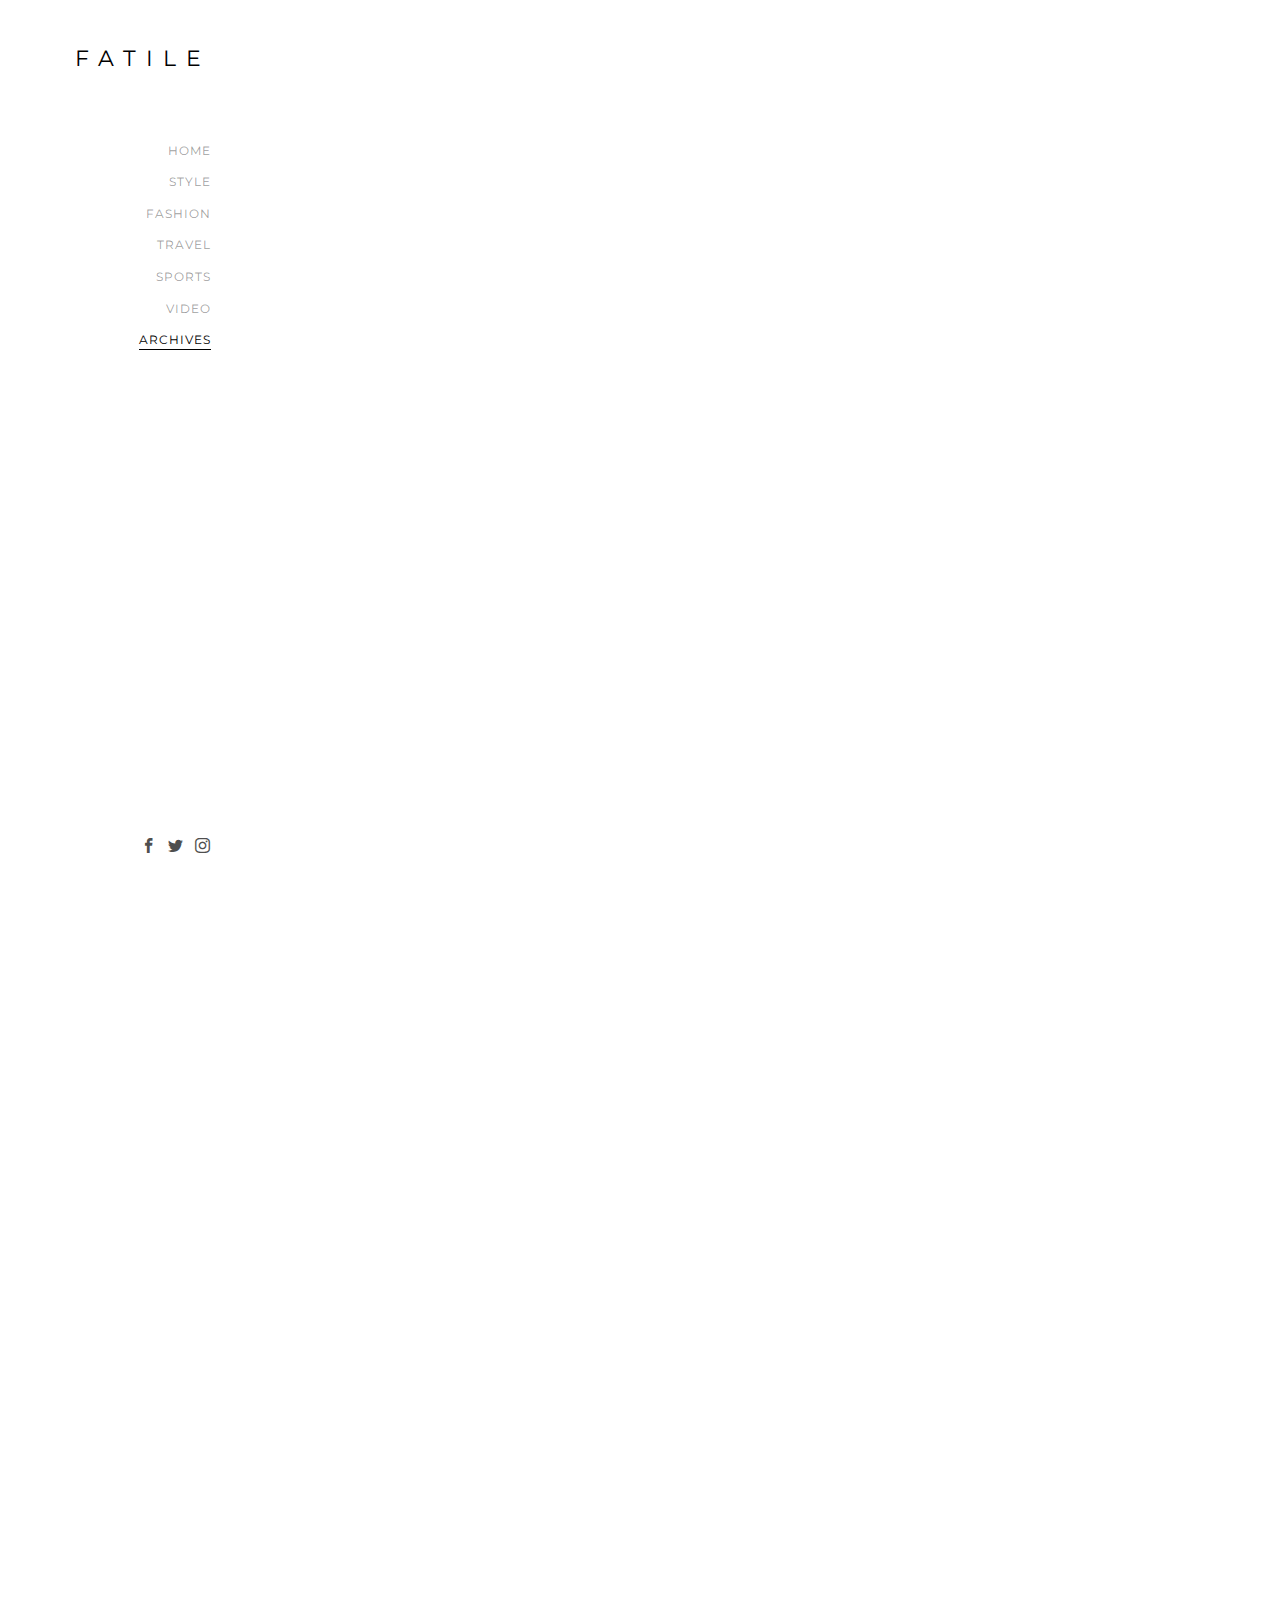
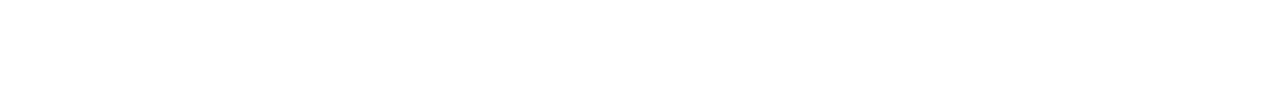
<file: archives.html>
<!DOCTYPE HTML>
<html>
	<head>
	<meta charset="utf-8">
	<meta http-equiv="X-UA-Compatible" content="IE=edge">
	<title>Fashion &amp; Lifestyle</title>
	<meta name="viewport" content="width=device-width, initial-scale=1">
	<meta name="description" content="" />
	<meta name="keywords" content="" />
	<meta name="author" content="" />

	<meta property="og:title" content=""/>
	<meta property="og:image" content=""/>
	<meta property="og:url" content=""/>
	<meta property="og:site_name" content=""/>
	<meta property="og:description" content=""/>
	<meta name="twitter:title" content="" />
	<meta name="twitter:image" content="" />
	<meta name="twitter:url" content="" />
	<meta name="twitter:card" content="" />

	<!-- Place favicon.ico and apple-touch-icon.png in the root directory -->
	<link rel="shortcut icon" href="favicon.ico">

	<link href="https://fonts.googleapis.com/css?family=Montserrat:300,400,700" rel="stylesheet">
	
	<!-- Animate.css -->
	<link rel="stylesheet" href="css/animate.css">
	<!-- Icomoon Icon Fonts-->
	<link rel="stylesheet" href="css/icomoon.css">
	<!-- Bootstrap  -->
	<link rel="stylesheet" href="css/bootstrap.css">
	<!-- Flexslider  -->
	<link rel="stylesheet" href="css/flexslider.css">
	<!-- Magnific Popup -->
	<link rel="stylesheet" href="css/magnific-popup.css">
	<!-- Owl Carousel -->
	<link rel="stylesheet" href="css/owl.carousel.min.css">
	<link rel="stylesheet" href="css/owl.theme.default.min.css">
	<!-- Theme style  -->
	<link rel="stylesheet" href="css/style.css">

	<!-- Modernizr JS -->
	<script src="js/modernizr-2.6.2.min.js"></script>

	</head>
	<body>
	<div id="colorlib-page">
		<a href="#" class="js-colorlib-nav-toggle colorlib-nav-toggle"><i></i></a>
		<aside id="colorlib-aside" role="complementary" class="js-fullheight">
			<h1 id="colorlib-logo"><a href="index.html">Fatile</a></h1>
			<nav id="colorlib-main-menu" role="navigation">
				<ul>
					<li><a href="index.html">Home</a></li>
					<li><a href="style.html">Style</a></li>
					<li><a href="fashion.html">Fashion</a></li>
					<li><a href="travel.html">Travel</a></li>
					<li><a href="sports.html">Sports</a></li>
					<li><a href="video.html">Video</a></li>
					<li class="colorlib-active"><a href="archives.html">Archives</a></li>
				</ul>
			</nav>

			<div class="colorlib-footer">
				
				<ul>
					<li><a href="https://www.facebook.com/nhatanh.nguyenbui"><i class="icon-facebook2"></i></a></li>
					<li><a href="#"><i class="icon-twitter2"></i></a></li>
					<li><a href="https://www.instagram.com/nhatanh.nguyenbui/"><i class="icon-instagram"></i></a></li>
				</ul>
			</div>

		</aside>

		<div id="colorlib-main">
			<div class="colorlib-blog">
				<div class="container-wrap">
					<div class="col-md-9">
						<div class="content-wrap">
							<div class="row">
								<div class="col-md-12 animate-box">
									<div class="archives">
										<p class="tag"><span>Fashion</span></p>
										<h2><a href="#">Makeup tutorial tips in the month of January 2019</a></h2>
									</div>
								</div>
								<div class="col-md-12 animate-box">
									<div class="archives">
										<p class="tag"><span>Style</span></p>
										<h2><a href="#">Healthy lifestyle in month of February 2019</a></h2>
									</div>
								</div>
								<div class="col-md-12 animate-box">
									<div class="archives">
										<p class="tag"><span>Auto</span></p>
										<h2><a href="#">10 Latest automotive in March 2019</a></h2>
									</div>
								</div>
								<div class="col-md-12 animate-box">
									<div class="archives">
										<p class="tag"><span>Movies</span></p>
										<h2><a href="#">Newest movies in the year of 2019</a></h2>
									</div>
								</div>
								<div class="col-md-12 animate-box">
									<div class="archives">
										<p class="tag"><span>Fashion</span></p>
										<h2><a href="#">Photoshop Tutorial March 2019</a></h2>
									</div>
								</div>
								<div class="col-md-12 animate-box">
									<div class="archives">
										<p class="tag"><span>Lifestyle</span></p>
										<h2><a href="#">Summer Vaction tutorial tips in March 2019</a></h2>
									</div>
								</div>
								<div class="col-md-12 animate-box">
									<div class="archives">
										<p class="tag"><span>Animals</span></p>
										<h2><a href="#">Wild life in April 2019</a></h2>
									</div>
								</div>
							</div>
							<div class="row">
								<div class="col-md-12 animate-box" data-animate-effect="fadeInLeft">
									<ul class="pagination">
										<li class="disabled"><a href="#">&laquo;</a></li>
										<li class="active"><a href="#">1</a></li>
										<li><a href="#">2</a></li>
										<li><a href="#">3</a></li>
										<li><a href="#">4</a></li>
										<li><a href="#">&raquo;</a></li>
									</ul>
								</div>
							</div>
						</div>
					</div>

					<div class="col-md-3 sticky-parent">
						<div class="sidebar" id="sticky_item">
							<div class="side animate-box">
								<div class="form-group">
									<input type="text" class="form-control" id="search" placeholder="Enter to search...">
									<button type="submit" class="btn submit btn-primary"><i class="icon-search3"></i></button>
								</div>
							</div>
							<div class="side animate-box">
								<h2 class="sidebar-heading">Categories</h2>
								<p>
									<ul class="category">
										<li><a href="#"><i class="icon-check"></i> Home</a></li>
										<li><a href="#"><i class="icon-check"></i> About Me</a></li>
										<li><a href="#"><i class="icon-check"></i> Blog</a></li>
										<li><a href="#"><i class="icon-check"></i> Travel</a></li>
										<li><a href="#"><i class="icon-check"></i> Lifestyle</a></li>
										<li><a href="#"><i class="icon-check"></i> Fashion</a></li>
										<li><a href="#"><i class="icon-check"></i> Health</a></li>
									</ul>
								</p>
							</div>
							<div class="side animate-box">
								<h2 class="sidebar-heading">Recent Blog</h2>
								<div class="f-blog">
									<a href="blog.html" class="blog-img" style="background-image: url(images/blog-1.jpg);">
									</a>
									<div class="desc">
										<h3><a href="blog.html">Be a designer</a></h3>
										<p class="admin"><span>25 March 2019</span></p>
									</div>
								</div>
								<div class="f-blog">
									<a href="blog.html" class="blog-img" style="background-image: url(images/blog-2.jpg);">
									</a>
									<div class="desc">
										<h3><a href="blog.html">How to build website</a></h3>
										<p class="admin"><span>24 March 2019</span></p>
									</div>
								</div>
								<div class="f-blog">
									<a href="blog.html" class="blog-img" style="background-image: url(images/blog-3.jpg);">
									</a>
									<div class="desc">
										<h3><a href="blog.html">Create website</a></h3>
										<p class="admin"><span>23 March 2019</span></p>
									</div>
								</div>
							</div>
							<div class="side animate-box">
								<h2 class="sidebar-heading">Instagram</h2>
								<div class="instagram-entry">
									<a href="#" class="instagram text-center" style="background-image: url(images/gallery-1.jpg);">
									</a>
									<a href="#" class="instagram text-center" style="background-image: url(images/gallery-2.jpg);">
									</a>
									<a href="#" class="instagram text-center" style="background-image: url(images/gallery-3.jpg);">
									</a>
									<a href="#" class="instagram text-center" style="background-image: url(images/gallery-4.jpg);">
									</a>
									<a href="#" class="instagram text-center" style="background-image: url(images/gallery-5.jpg);">
									</a>
									<a href="#" class="instagram text-center" style="background-image: url(images/gallery-6.jpg);">
									</a>
									<a href="#" class="instagram text-center" style="background-image: url(images/gallery-7.jpg);">
									</a>
									<a href="#" class="instagram text-center" style="background-image: url(images/gallery-8.jpg);">
									</a>
								</div>
							</div>
							<div class="side animate-box">
								<div class="form-group">
									<input type="text" class="form-control form-email text-center" id="email" placeholder="Enter your email">
									<button type="submit" class="btn btn-primary btn-subscribe">Subscribe</button>
								</div>
							</div>
						</div>
					</div>
				</div>
			</div>			
		</div>
	</div>

	<!-- jQuery -->
	<script src="js/jquery.min.js"></script>
	<!-- jQuery Easing -->
	<script src="js/jquery.easing.1.3.js"></script>
	<!-- Bootstrap -->
	<script src="js/bootstrap.min.js"></script>
	<!-- Waypoints -->
	<script src="js/jquery.waypoints.min.js"></script>
	<!-- Flexslider -->
	<script src="js/jquery.flexslider-min.js"></script>
	<!-- Magnific Popup -->
	<script src="js/jquery.magnific-popup.min.js"></script>
	<script src="js/magnific-popup-options.js"></script>
	<!-- Owl Carousel -->
	<script src="js/owl.carousel.min.js"></script>
	<!-- Sticky Kit -->
	<script src="js/sticky-kit.min.js"></script>
	
	
	<!-- MAIN JS -->
	<script src="js/main.js"></script>

	</body>
</html>
</file>
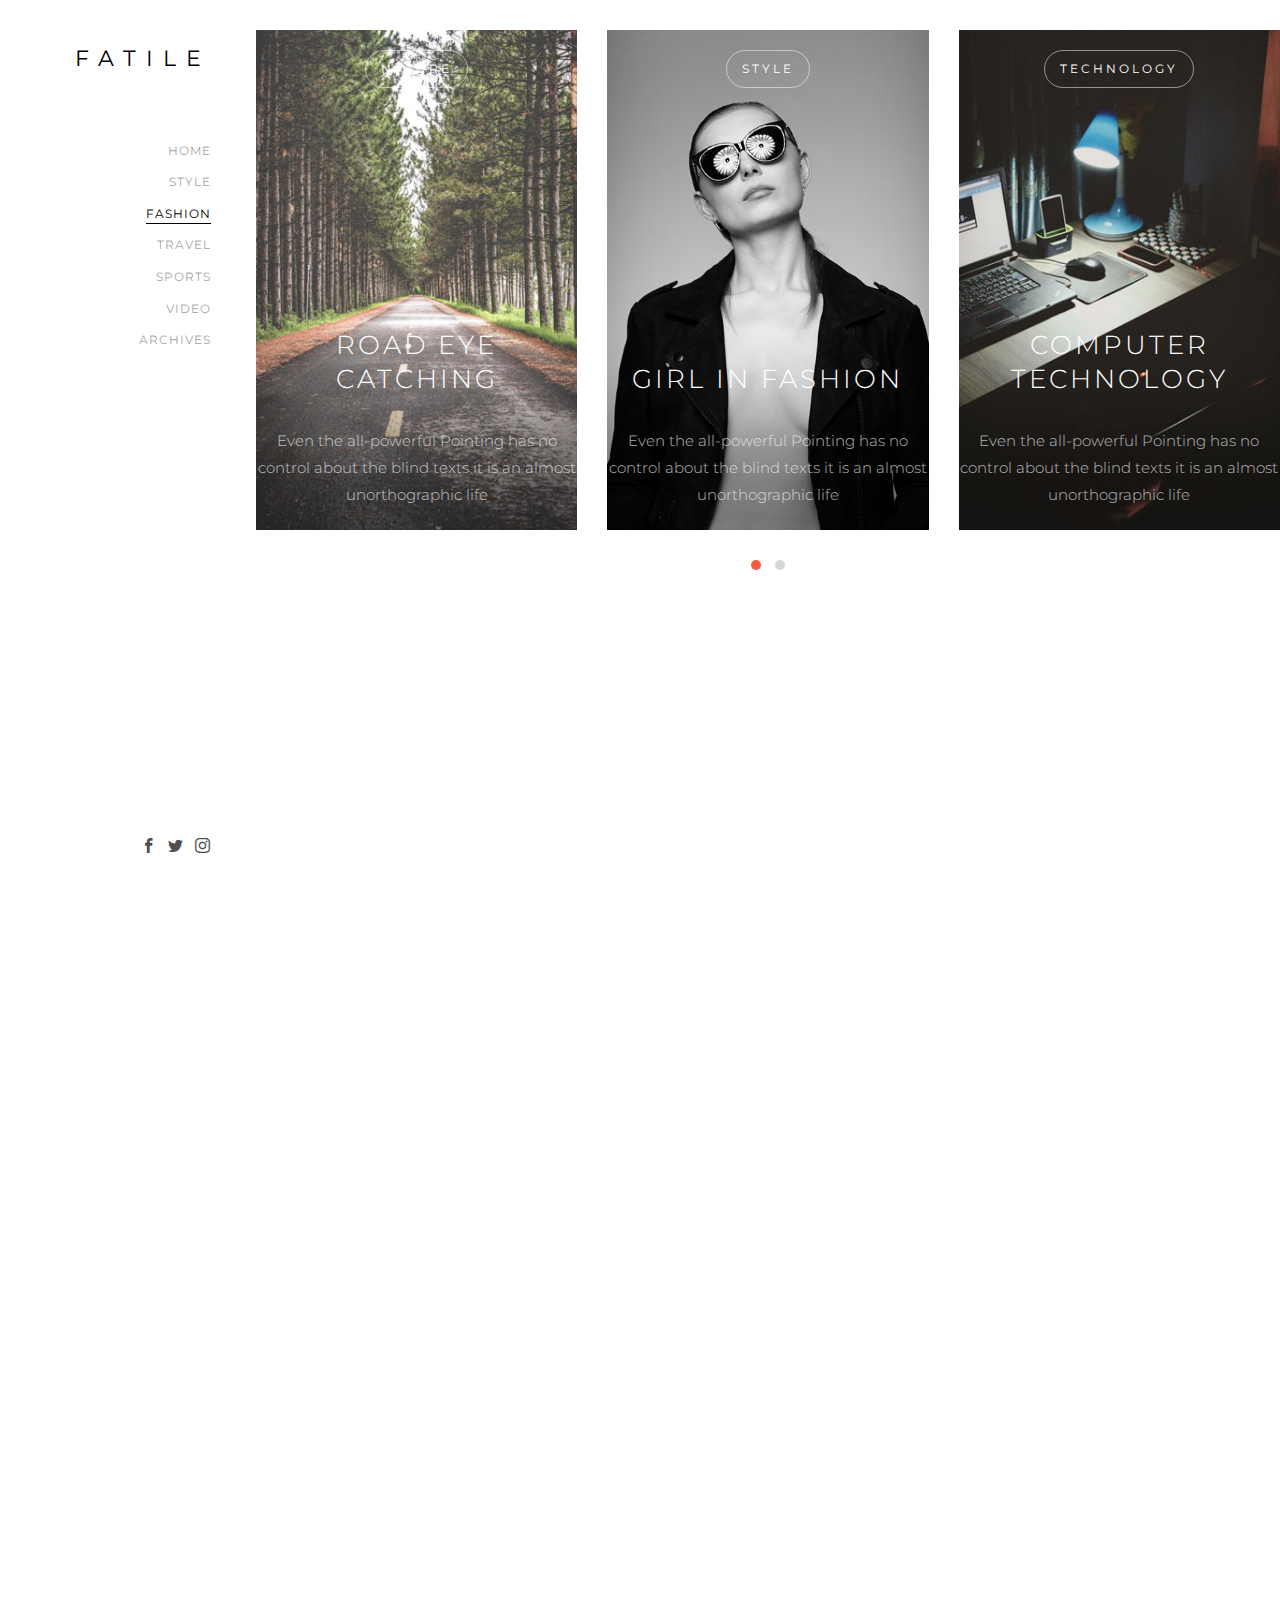
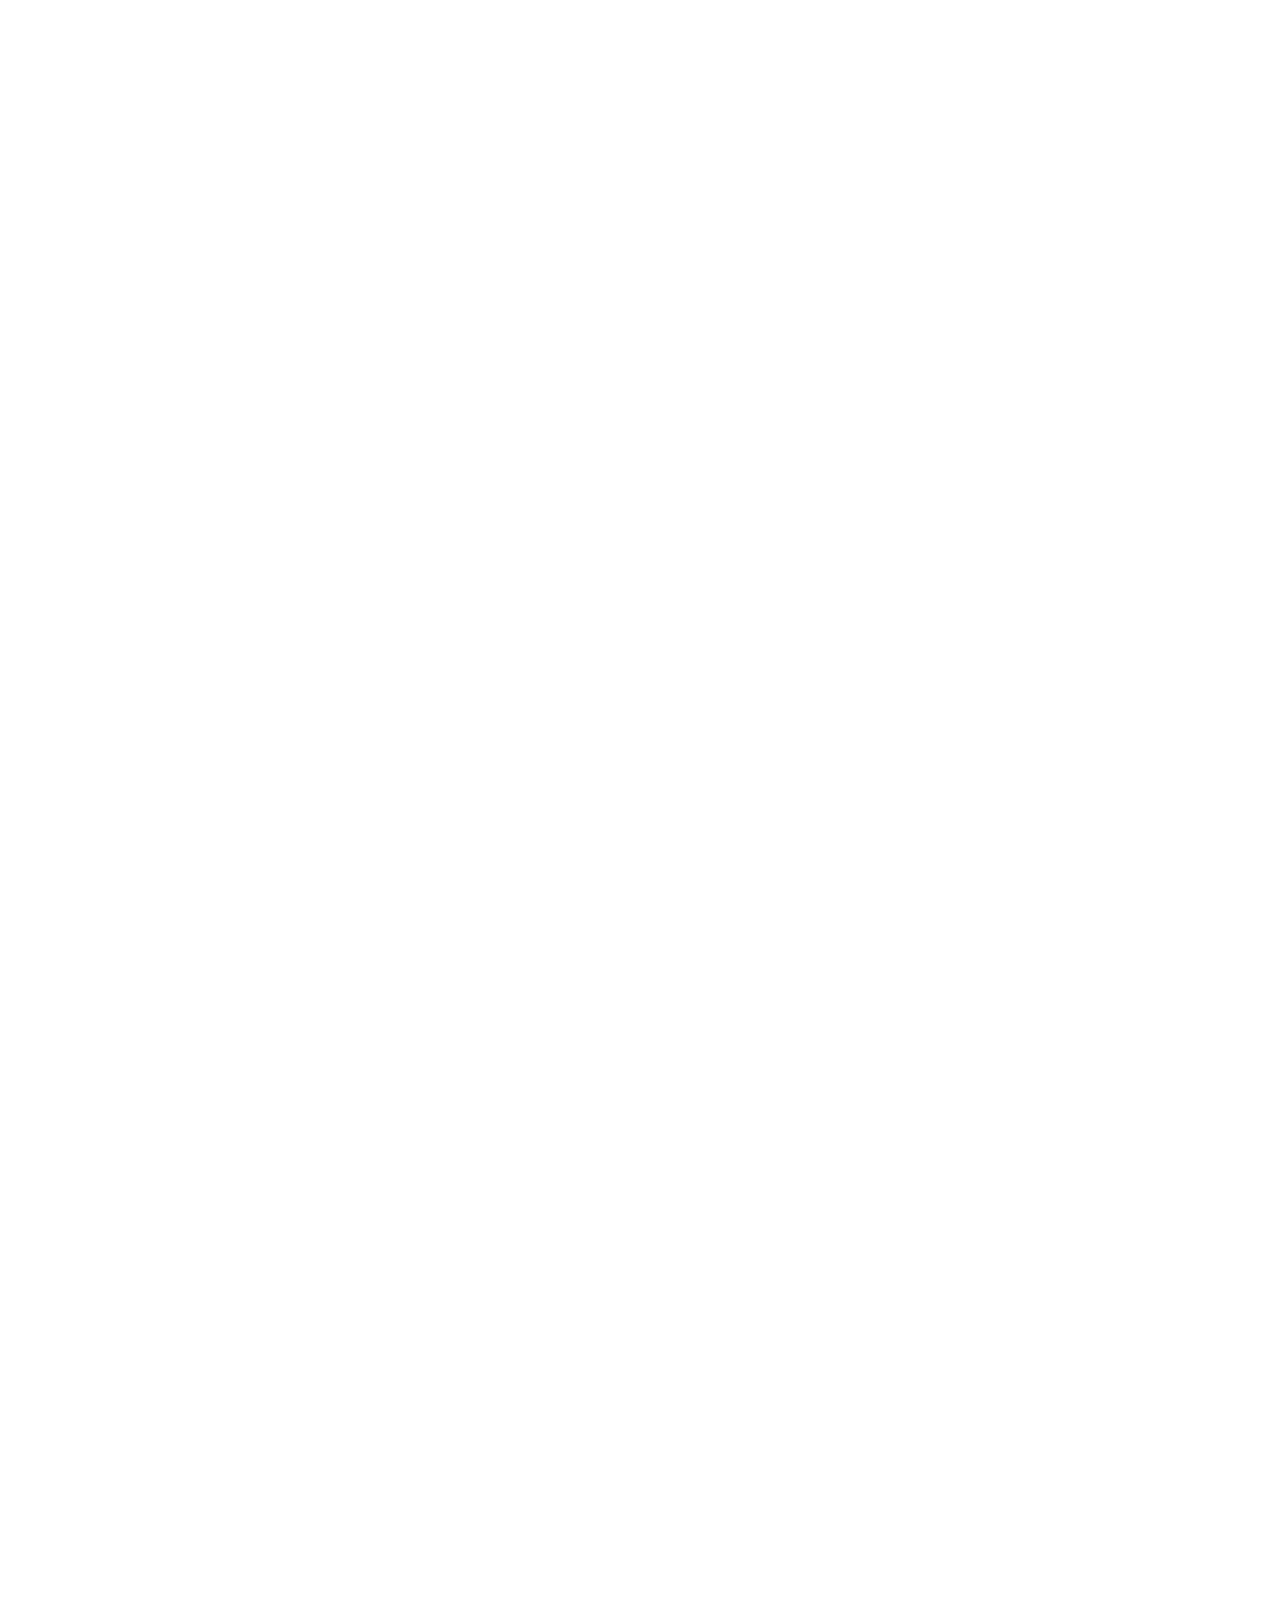
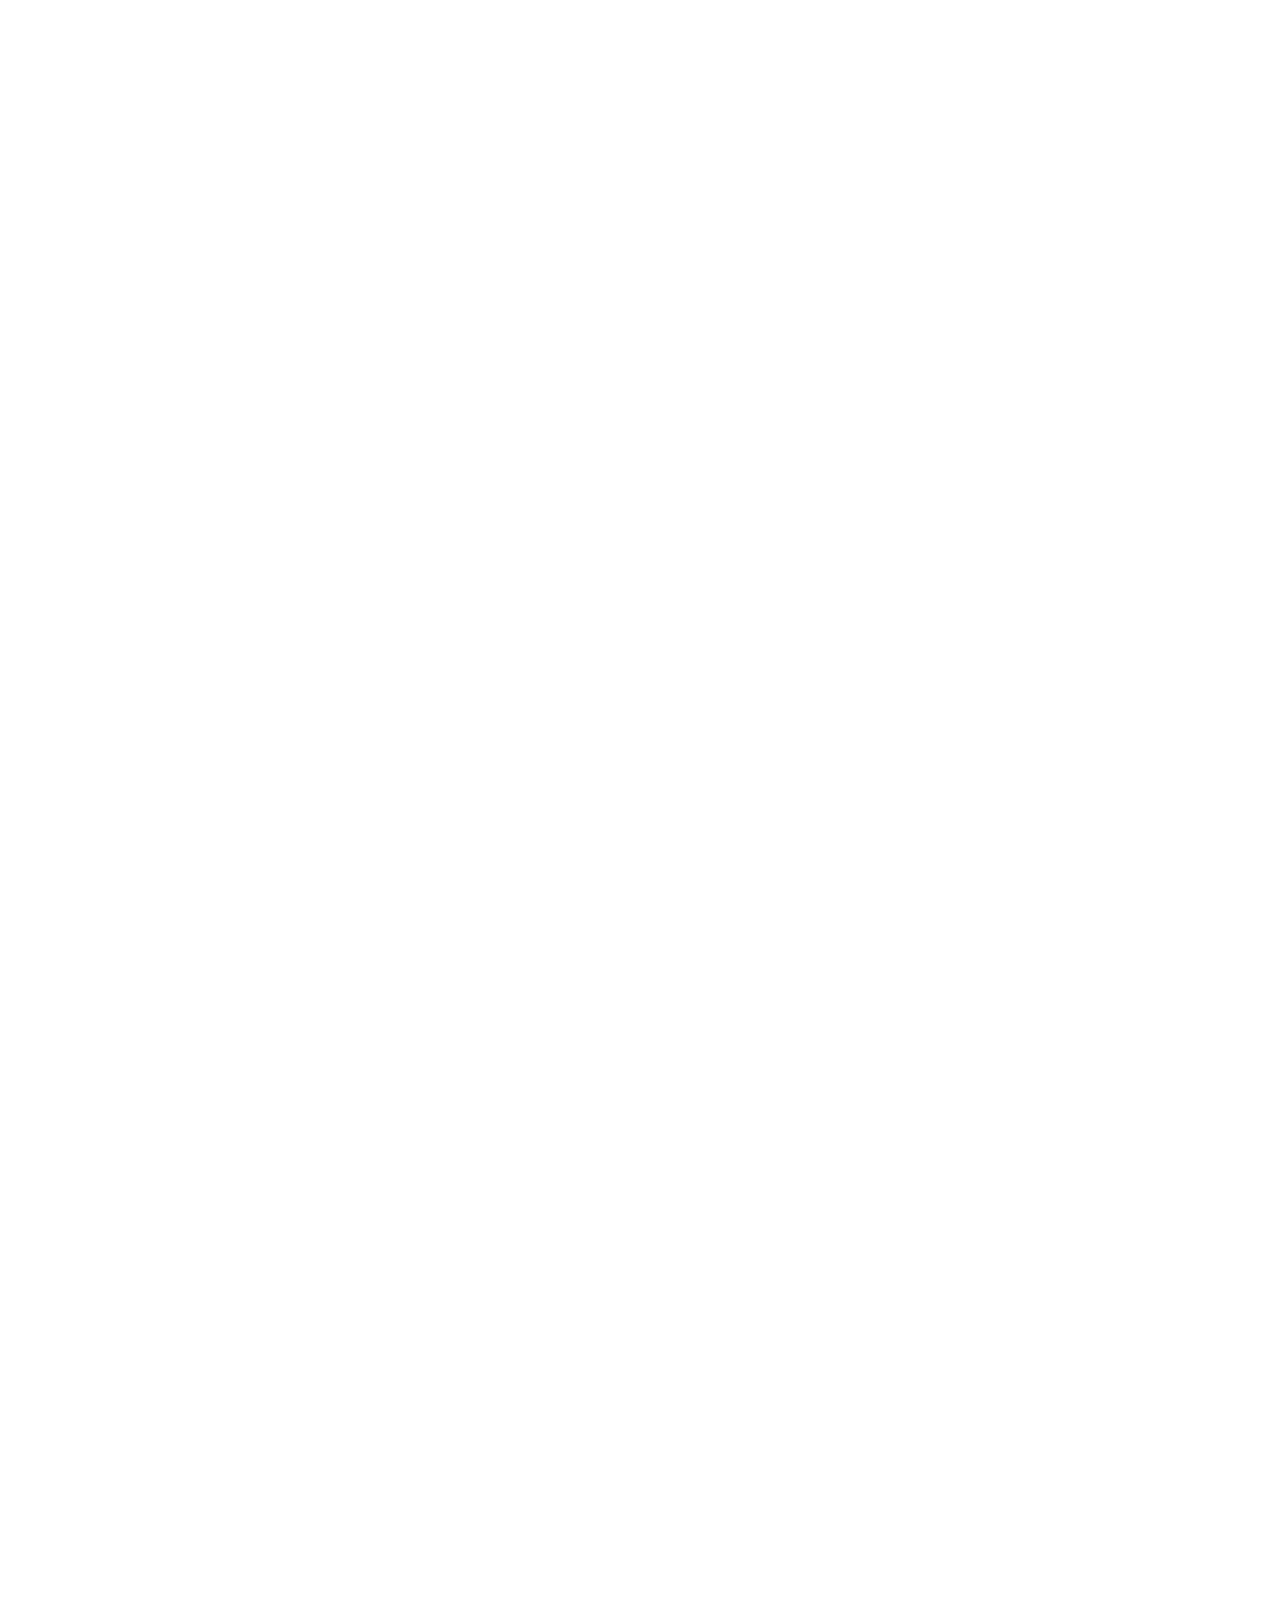
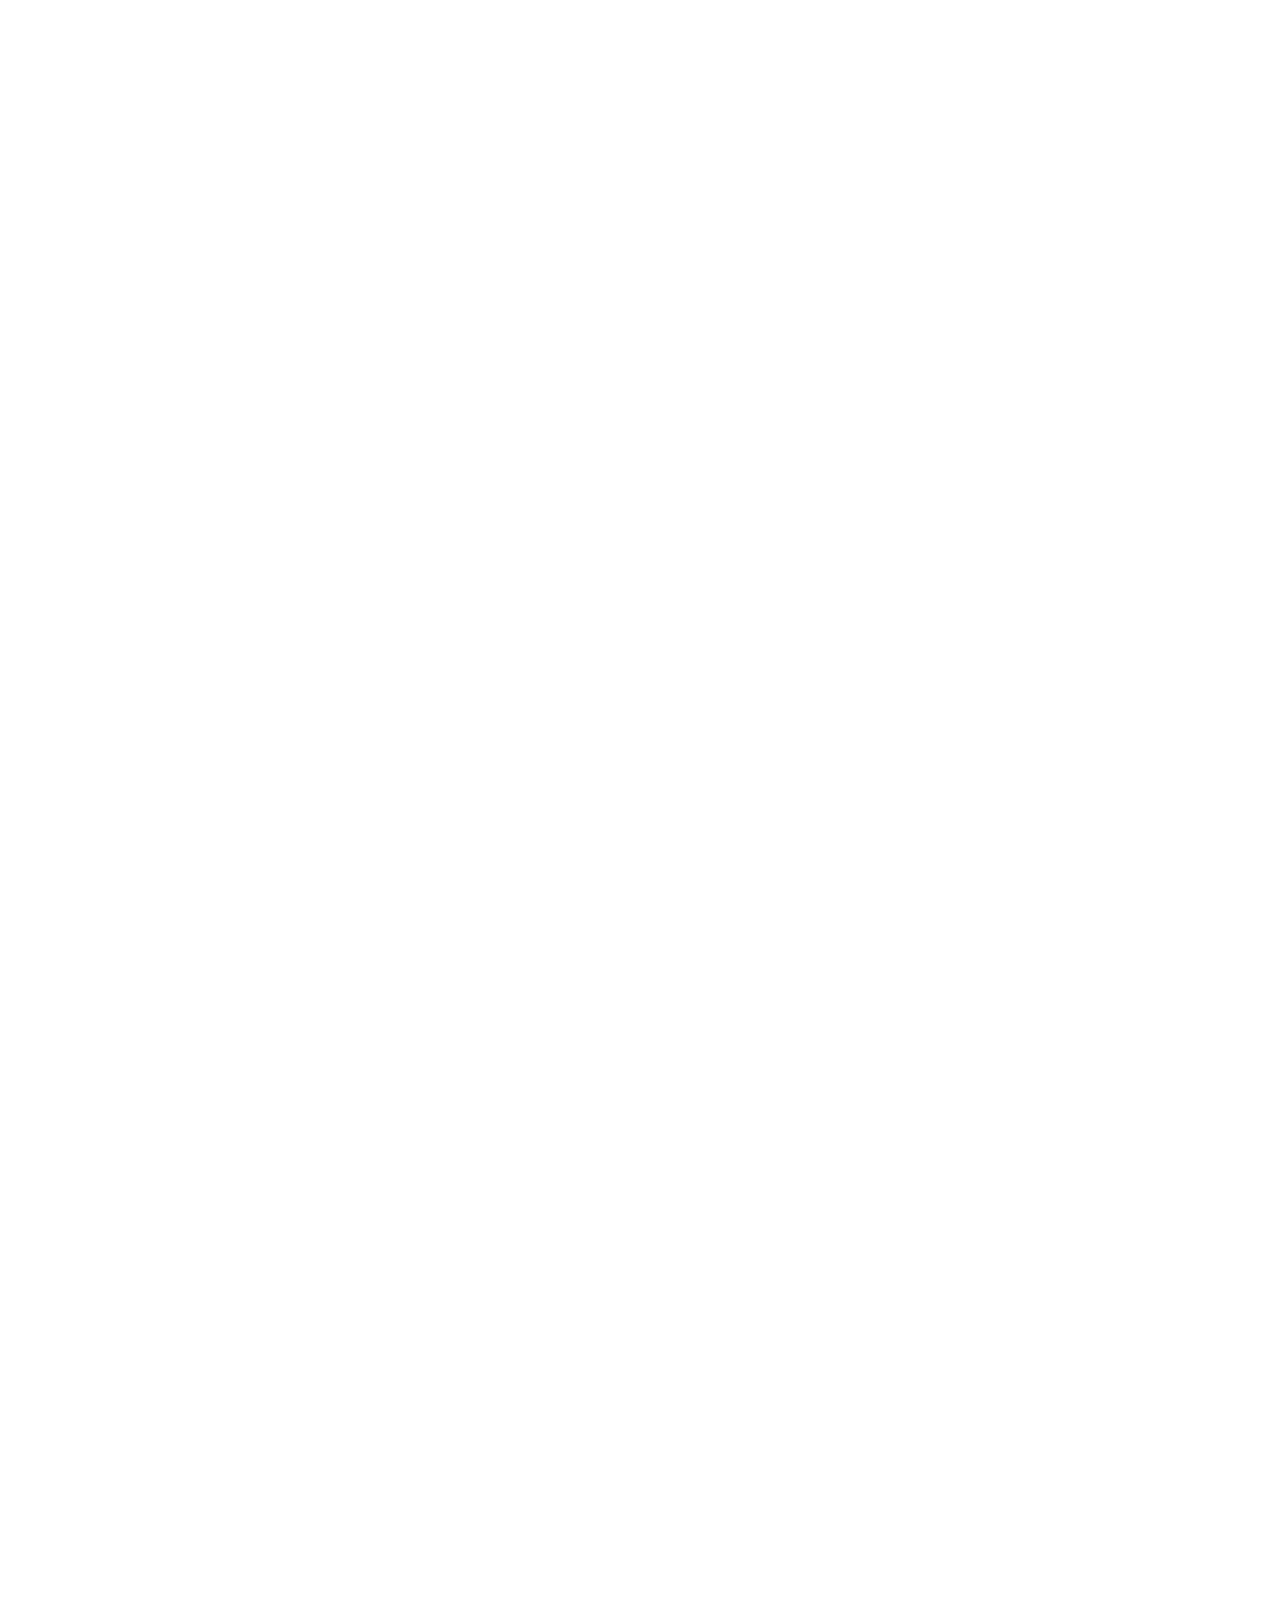
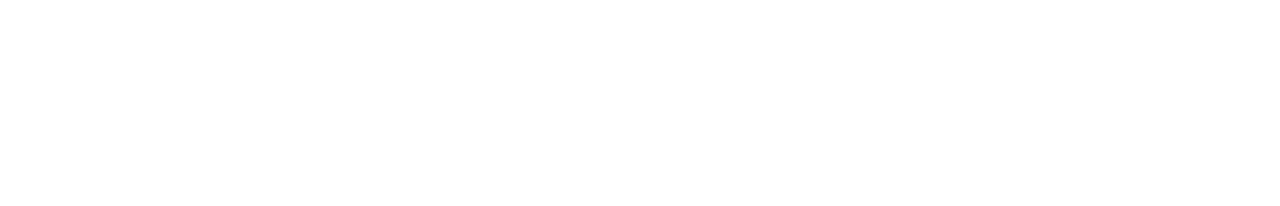
<file: fashion.html>
<!DOCTYPE HTML>
<html>
	<head>
	<meta charset="utf-8">
	<meta http-equiv="X-UA-Compatible" content="IE=edge">
	<title>Fashion &amp; Lifestyle</title>
	<meta name="viewport" content="width=device-width, initial-scale=1">
	<meta name="description" content="" />
	<meta name="keywords" content="" />
	<meta name="author" content="" />

	<meta property="og:title" content=""/>
	<meta property="og:image" content=""/>
	<meta property="og:url" content=""/>
	<meta property="og:site_name" content=""/>
	<meta property="og:description" content=""/>
	<meta name="twitter:title" content="" />
	<meta name="twitter:image" content="" />
	<meta name="twitter:url" content="" />
	<meta name="twitter:card" content="" />

	<!-- Place favicon.ico and apple-touch-icon.png in the root directory -->
	<link rel="shortcut icon" href="favicon.ico">

	<link href="https://fonts.googleapis.com/css?family=Montserrat:300,400,700" rel="stylesheet">
	
	<!-- Animate.css -->
	<link rel="stylesheet" href="css/animate.css">
	<!-- Icomoon Icon Fonts-->
	<link rel="stylesheet" href="css/icomoon.css">
	<!-- Bootstrap  -->
	<link rel="stylesheet" href="css/bootstrap.css">
	<!-- Flexslider  -->
	<link rel="stylesheet" href="css/flexslider.css">
	<!-- Magnific Popup -->
	<link rel="stylesheet" href="css/magnific-popup.css">
	<!-- Owl Carousel -->
	<link rel="stylesheet" href="css/owl.carousel.min.css">
	<link rel="stylesheet" href="css/owl.theme.default.min.css">
	<!-- Theme style  -->
	<link rel="stylesheet" href="css/style.css">

	<!-- Modernizr JS -->
	<script src="js/modernizr-2.6.2.min.js"></script>


	</head>
	<body>
	<div id="colorlib-page">
		<a href="#" class="js-colorlib-nav-toggle colorlib-nav-toggle"><i></i></a>
		<aside id="colorlib-aside" role="complementary" class="border js-fullheight">
			<h1 id="colorlib-logo"><a href="index.html">Fatile</a></h1>
			<nav id="colorlib-main-menu" role="navigation">
				<ul>
					<li><a href="index.html">Home</a></li>
					<li><a href="style.html">Style</a></li>
					<li class="colorlib-active"><a href="fashion.html">Fashion</a></li>
					<li><a href="travel.html">Travel</a></li>
					<li><a href="sports.html">Sports</a></li>
					<li><a href="video.html">Video</a></li>
					<li><a href="archives.html">Archives</a></li>
				</ul>
			</nav>

			<div class="colorlib-footer">
				
				<ul>
					<li><a href="https://www.facebook.com/nhatanh.nguyenbui"><i class="icon-facebook2"></i></a></li>
					<li><a href="#"><i class="icon-twitter2"></i></a></li>
					<li><a href="https://www.instagram.com/nhatanh.nguyenbui/"><i class="icon-instagram"></i></a></li>
				</ul>
			</div>

		</aside>

		<div id="colorlib-main">
			<div class="colorlib-blog">
				<div class="container-wrap">
					<div class="row row-pb-lg">
						<div class="col-md-12 blog-slider">
							<div class="owl-carousel1">
								<div class="item">
									<div class="blog-entry">
										<div class="blog-img" style="background-image: url(images/blog-1.jpg);">
											<div class="desc desc2 text-center">
												<p class="tag"><span>Nature</span></p>
												<div class="desc-bottom">
													<h2 class="head-article"><a href="#">Road eye catching</a></h2>
													<p>Even the all-powerful Pointing has no control about the blind texts it is an almost unorthographic life</p>
												</div>
											</div>
										</div>
									</div>
								</div>

								<div class="item">
									<div class="blog-entry">
										<div class="blog-img" style="background-image: url(images/blog-2.jpg);">
											<div class="desc desc2 text-center">
												<p class="tag"><span>Style</span></p>
												<div class="desc-bottom">
													<h2 class="head-article"><a href="#">Girl in fashion</a></h2>
													<p>Even the all-powerful Pointing has no control about the blind texts it is an almost unorthographic life</p>
												</div>
											</div>
										</div>
									</div>
								</div>

								<div class="item">
									<div class="blog-entry">
										<div class="blog-img" style="background-image: url(images/blog-3.jpg);">
											<div class="desc desc2 text-center">
												<p class="tag"><span>Technology</span></p>
												<div class="desc-bottom">
													<h2 class="head-article"><a href="#">Computer technology</a></h2>
													<p>Even the all-powerful Pointing has no control about the blind texts it is an almost unorthographic life</p>
												</div>
											</div>
										</div>
									</div>
								</div>

								<div class="item">
									<div class="blog-entry">
										<div class="blog-img" style="background-image: url(images/blog-4.jpg);">
											<div class="desc desc2 text-center">
												<p class="tag"><span>Fashion</span></p>
												<div class="desc-bottom">
													<h2 class="head-article"><a href="#">Man in fashion</a></h2>
													<p>Even the all-powerful Pointing has no control about the blind texts it is an almost unorthographic life</p>
												</div>
											</div>
										</div>
									</div>
								</div>

								<div class="item">
									<div class="blog-entry">
										<div class="blog-img" style="background-image: url(images/blog-5.jpg);">
											<div class="desc desc2 text-center">
												<p class="tag"><span>Animals</span></p>
												<div class="desc-bottom">
													<h2 class="head-article"><a href="#">Red fish</a></h2>
													<p>Even the all-powerful Pointing has no control about the blind texts it is an almost unorthographic life</p>
												</div>
											</div>
										</div>
									</div>
								</div>
							</div>
						</div>
					</div>

					<div class="row">
						<div class="col-md-9">
							<div class="content-wrap">
								<article class="animate-box">
									<div class="blog-img">
										<div class="video colorlib-video" style="background-image: url(images/blog-6.jpg);">
											<a href="https://vimeo.com/channels/staffpicks/93951774" class="popup-vimeo"><i class="icon-play4"></i></a>
											<div class="overlay"></div>
										</div>
									</div>
									<div class="desc">
										<div class="meta">
											<p>
												<span>Video</span>
												<span>25 May 2019</span>
												<span>admin </span>
												<span><a href="single.html">4 Comments</a></span>
											</p>
										</div>
										<h2><a href="single.html">Watch Liam Neeson Movies</a></h2>
										<p>Lorem ipsum dolor sit amet, consectetur adipisicing elit. Incidunt, qui quod ipsum harum id, minima nesciunt! Saepe soluta, vitae quas expedita voluptatem voluptates placeat numquam provident quis, atque nisi iure?</p>
										<p><a href="single.html" class="btn btn-primary with-arrow">Read More <i class="icon-arrow-right22"></i></a></p>
									</div>
								</article>
								<article class="animate-box">
									<div class="blog-img" style="background-image: url(images/blog-1.jpg);"></div>
									<div class="desc">
										<div class="meta">
											<p>
												<span>Nature</span>
												<span>25 May 2019</span>
												<span>admin </span>
												<span><a href="#">3 Comments</a></span>
											</p>
										</div>
										<h2><a href="single.html">Take a perfect shot, capture everything in Nature</a></h2>
										<p>Lorem ipsum dolor sit amet, consectetur adipisicing elit. Incidunt, qui quod ipsum harum id, minima nesciunt! Saepe soluta, vitae quas expedita voluptatem voluptates placeat numquam provident quis, atque nisi iure?</p>
										<p><a href="single.html" class="btn btn-primary with-arrow">Read More <i class="icon-arrow-right22"></i></a></p>
									</div>
								</article>
								<article class="animate-box">
									<div class="blog-img" style="background-image: url(images/blog-2.jpg);"></div>
									<div class="desc">
										<div class="meta">
											<p>
												<span>Fashion</span>
												<span>25 May 2019</span>
												<span>admin </span>
												<span><a href="single.html">4 Comments</a></span>
											</p>
										</div>
										<h2><a href="single.html">Fashion &amp; Modeling</a></h2>
										<p>Lorem ipsum dolor sit amet, consectetur adipisicing elit. Incidunt, qui quod ipsum harum id, minima nesciunt! Saepe soluta, vitae quas expedita voluptatem voluptates placeat numquam provident quis, atque nisi iure?</p>
										<p><a href="single.html" class="btn btn-primary with-arrow">Read More <i class="icon-arrow-right22"></i></a></p>
									</div>
								</article>
								<article class="animate-box">
									<div class="blog-img" style="background-image: url(images/blog-4.jpg);"></div>
									<div class="desc">
										<div class="meta">
											<p>
												<span>Fashion</span>
												<span>25 May 2019</span>
												<span>admin </span>
												<span><a href="single.html">4 Comments</a></span>
											</p>
										</div>
										<h2><a href="single.html">A man with integrity</a></h2>
										<p>Lorem ipsum dolor sit amet, consectetur adipisicing elit. Incidunt, qui quod ipsum harum id, minima nesciunt! Saepe soluta, vitae quas expedita voluptatem voluptates placeat numquam provident quis, atque nisi iure?</p>
										<p><a href="single.html" class="btn btn-primary with-arrow">Read More <i class="icon-arrow-right22"></i></a></p>
									</div>
								</article>
								<article class="animate-box">
									<div class="blog-img" style="background-image: url(images/blog-5.jpg);"></div>
									<div class="desc">
										<div class="meta">
											<p>
												<span>Fashion</span>
												<span>25 May 2019</span>
												<span>admin </span>
												<span><a href="single.html">4 Comments</a></span>
											</p>
										</div>
										<h2><a href="single.html">Red fish capture</a></h2>
										<p>Lorem ipsum dolor sit amet, consectetur adipisicing elit. Incidunt, qui quod ipsum harum id, minima nesciunt! Saepe soluta, vitae quas expedita voluptatem voluptates placeat numquam provident quis, atque nisi iure?</p>
										<p><a href="single.html" class="btn btn-primary with-arrow">Read More <i class="icon-arrow-right22"></i></a></p>
									</div>
								</article>
								<article class="animate-box">
									<div class="blog-img" style="background-image: url(images/blog-7.jpg);"></div>
									<div class="desc">
										<div class="meta">
											<p>
												<span>Fashion</span>
												<span>25 May 2019</span>
												<span>admin </span>
												<span><a href="single.html">4 Comments</a></span>
											</p>
										</div>
										<h2><a href="single.html">John Wick the movie</a></h2>
										<p>Lorem ipsum dolor sit amet, consectetur adipisicing elit. Incidunt, qui quod ipsum harum id, minima nesciunt! Saepe soluta, vitae quas expedita voluptatem voluptates placeat numquam provident quis, atque nisi iure?</p>
										<p><a href="single.html" class="btn btn-primary with-arrow">Read More <i class="icon-arrow-right22"></i></a></p>
									</div>
								</article>
								<article class="animate-box">
									<div class="blog-img" style="background-image: url(images/blog-8.jpg);"></div>
									<div class="desc">
										<div class="meta">
											<p>
												<span>Fashion</span>
												<span>25 May 2019</span>
												<span>admin </span>
												<span><a href="single.html">4 Comments</a></span>
											</p>
										</div>
										<h2><a href="single.html">Eye of a hawk</a></h2>
										<p>Lorem ipsum dolor sit amet, consectetur adipisicing elit. Incidunt, qui quod ipsum harum id, minima nesciunt! Saepe soluta, vitae quas expedita voluptatem voluptates placeat numquam provident quis, atque nisi iure?</p>
										<p><a href="single.html" class="btn btn-primary with-arrow">Read More <i class="icon-arrow-right22"></i></a></p>
									</div>
								</article>
								<div class="row">
									<div class="col-md-12 animate-box" data-animate-effect="fadeInLeft">
										<ul class="pagination">
											<li class="disabled"><a href="#">&laquo;</a></li>
											<li class="active"><a href="#">1</a></li>
											<li><a href="#">2</a></li>
											<li><a href="#">3</a></li>
											<li><a href="#">4</a></li>
											<li><a href="#">&raquo;</a></li>
										</ul>
									</div>
								</div>
							</div>
						</div>
						<div class="col-md-3 sticky-parent">
							<div class="sidebar" id="sticky_item">
								<div class="side animate-box">
									<div class="form-group">
										<input type="text" class="form-control" id="search" placeholder="Enter to search...">
										<button type="submit" class="btn submit btn-primary"><i class="icon-search3"></i></button>
									</div>
								</div>
								<div class="side animate-box">
									<h2 class="sidebar-heading">Categories</h2>
									<p>
										<ul class="category">
											<li><a href="#"><i class="icon-check"></i> Home</a></li>
											<li><a href="#"><i class="icon-check"></i> About Me</a></li>
											<li><a href="#"><i class="icon-check"></i> Blog</a></li>
											<li><a href="#"><i class="icon-check"></i> Travel</a></li>
											<li><a href="#"><i class="icon-check"></i> Lifestyle</a></li>
											<li><a href="#"><i class="icon-check"></i> Fashion</a></li>
											<li><a href="#"><i class="icon-check"></i> Health</a></li>
										</ul>
									</p>
								</div>
								<div class="side animate-box">
									<h2 class="sidebar-heading">Recent Blog</h2>
									<div class="f-blog">
										<a href="blog.html" class="blog-img" style="background-image: url(images/blog-1.jpg);">
										</a>
										<div class="desc">
											<h3><a href="blog.html">Be a designer</a></h3>
											<p class="admin"><span>25 March 2019</span></p>
										</div>
									</div>
									<div class="f-blog">
										<a href="blog.html" class="blog-img" style="background-image: url(images/blog-2.jpg);">
										</a>
										<div class="desc">
											<h3><a href="blog.html">How to build website</a></h3>
											<p class="admin"><span>24 March 2019</span></p>
										</div>
									</div>
									<div class="f-blog">
										<a href="blog.html" class="blog-img" style="background-image: url(images/blog-3.jpg);">
										</a>
										<div class="desc">
											<h3><a href="blog.html">Create website</a></h3>
											<p class="admin"><span>23 March 2019</span></p>
										</div>
									</div>
								</div>
								<div class="side animate-box">
									<h2 class="sidebar-heading">Instagram</h2>
									<div class="instagram-entry">
										<a href="#" class="instagram text-center" style="background-image: url(images/gallery-1.jpg);">
										</a>
										<a href="#" class="instagram text-center" style="background-image: url(images/gallery-2.jpg);">
										</a>
										<a href="#" class="instagram text-center" style="background-image: url(images/gallery-3.jpg);">
										</a>
										<a href="#" class="instagram text-center" style="background-image: url(images/gallery-4.jpg);">
										</a>
										<a href="#" class="instagram text-center" style="background-image: url(images/gallery-5.jpg);">
										</a>
										<a href="#" class="instagram text-center" style="background-image: url(images/gallery-6.jpg);">
										</a>
										<a href="#" class="instagram text-center" style="background-image: url(images/gallery-7.jpg);">
										</a>
										<a href="#" class="instagram text-center" style="background-image: url(images/gallery-8.jpg);">
										</a>
									</div>
								</div>
								<div class="side animate-box">
									<div class="form-group">
										<input type="text" class="form-control form-email text-center" id="email" placeholder="Enter your email">
										<button type="submit" class="btn btn-primary btn-subscribe">Subscribe</button>
									</div>
								</div>
							</div>
						</div>
					</div>
				</div>
			</div>
		</div>
	</div>

	<!-- jQuery -->
	<script src="js/jquery.min.js"></script>
	<!-- jQuery Easing -->
	<script src="js/jquery.easing.1.3.js"></script>
	<!-- Bootstrap -->
	<script src="js/bootstrap.min.js"></script>
	<!-- Waypoints -->
	<script src="js/jquery.waypoints.min.js"></script>
	<!-- Flexslider -->
	<script src="js/jquery.flexslider-min.js"></script>
	<!-- Magnific Popup -->
	<script src="js/jquery.magnific-popup.min.js"></script>
	<script src="js/magnific-popup-options.js"></script>
	<!-- Owl Carousel -->
	<script src="js/owl.carousel.min.js"></script>
	<!-- Sticky Kit -->
	<script src="js/sticky-kit.min.js"></script>
	
	
	<!-- MAIN JS -->
	<script src="js/main.js"></script>

	</body>
</html>
</file>
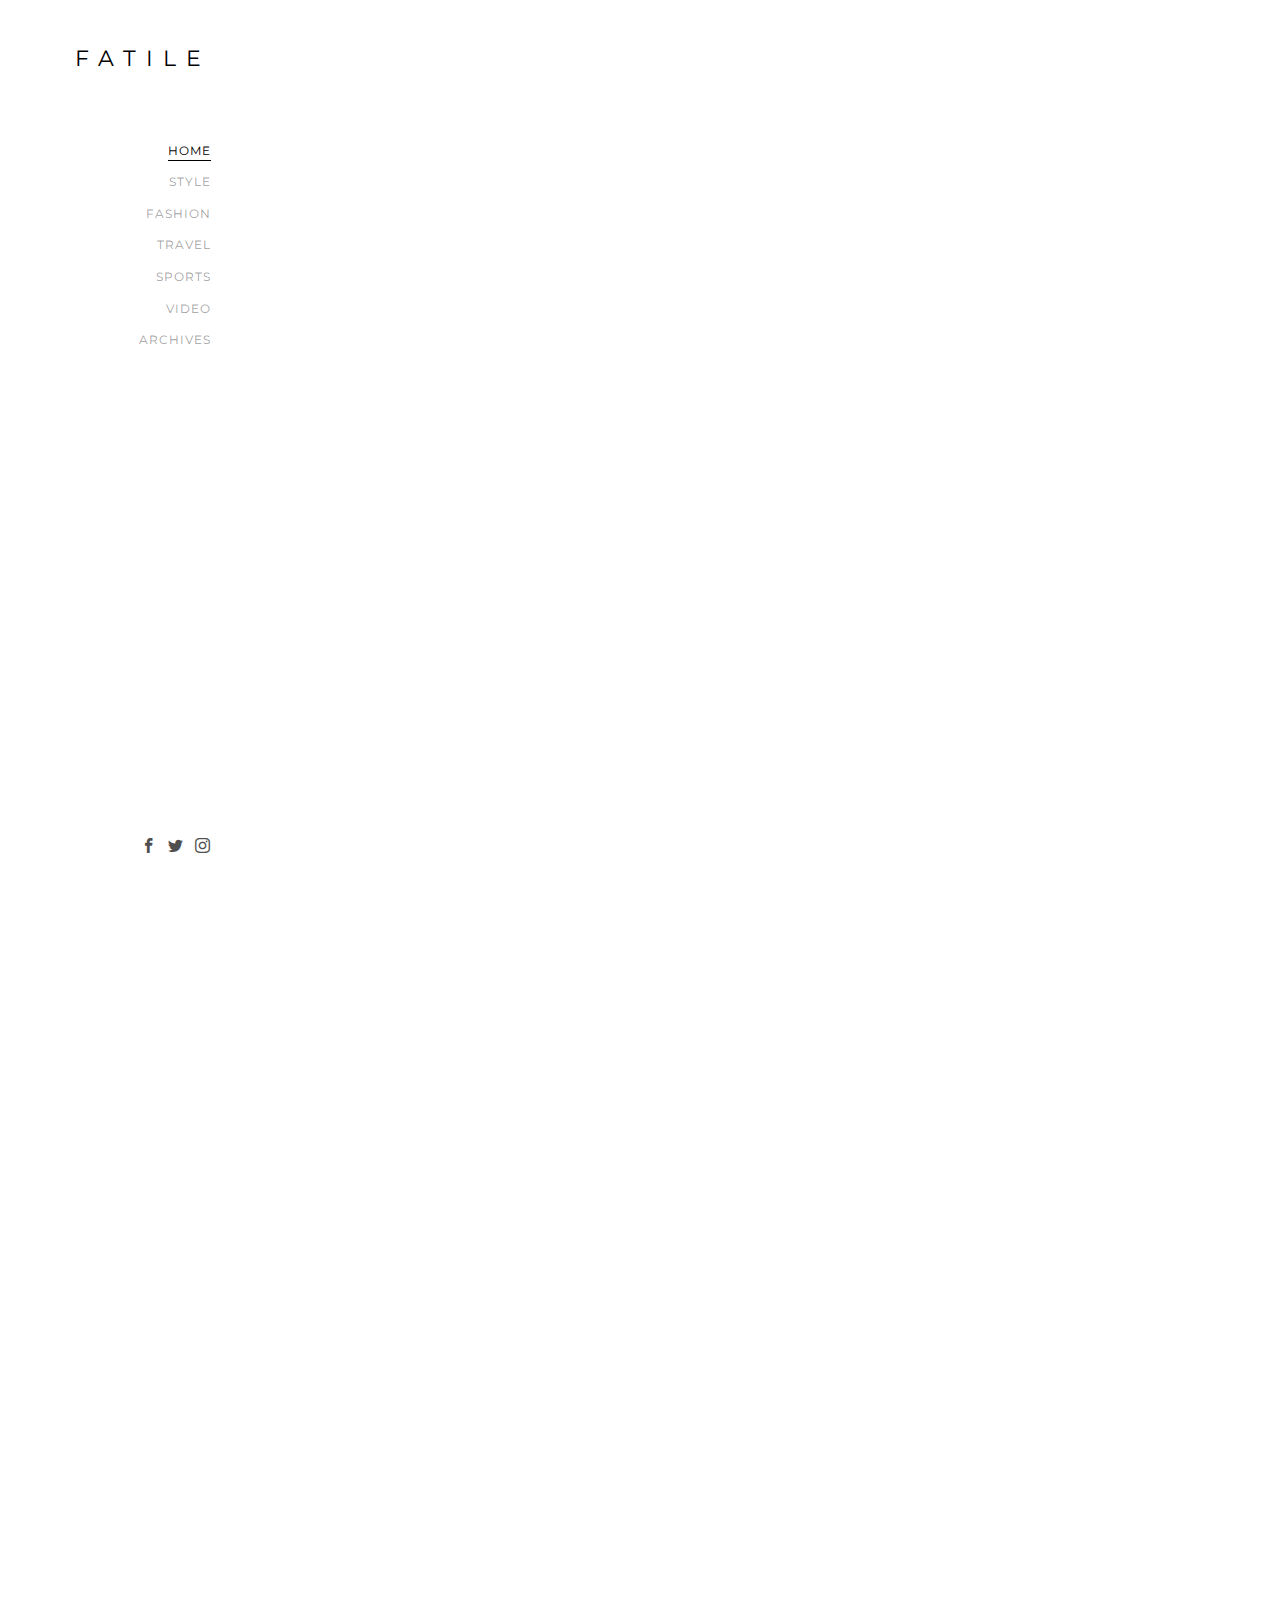
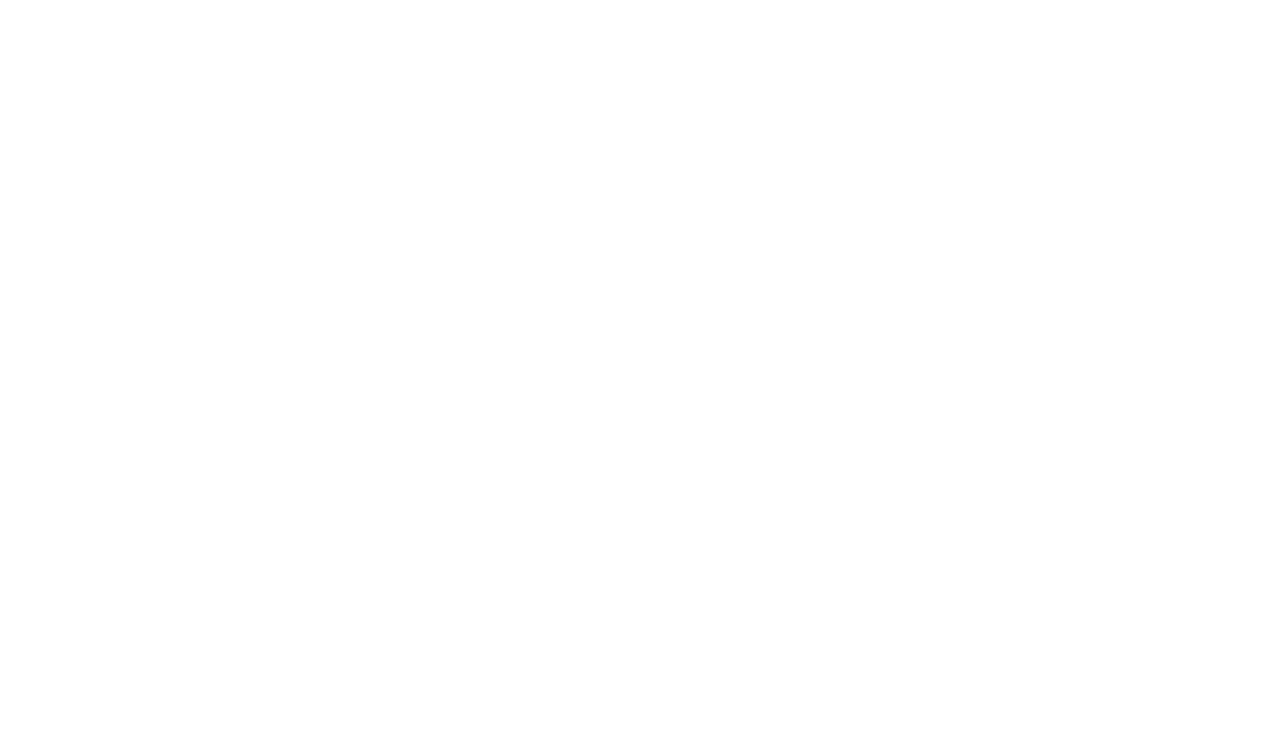
<file: single.html>
<!DOCTYPE HTML>
<html>
	<head>
	<meta charset="utf-8">
	<meta http-equiv="X-UA-Compatible" content="IE=edge">
	<title>Fashion &amp; Lifestyle</title>
	<meta name="viewport" content="width=device-width, initial-scale=1">
	<meta name="description" content="" />
	<meta name="keywords" content="" />
	<meta name="author" content="" />

	<meta property="og:title" content=""/>
	<meta property="og:image" content=""/>
	<meta property="og:url" content=""/>
	<meta property="og:site_name" content=""/>
	<meta property="og:description" content=""/>
	<meta name="twitter:title" content="" />
	<meta name="twitter:image" content="" />
	<meta name="twitter:url" content="" />
	<meta name="twitter:card" content="" />

	<!-- Place favicon.ico and apple-touch-icon.png in the root directory -->
	<link rel="shortcut icon" href="favicon.ico">

	<link href="https://fonts.googleapis.com/css?family=Montserrat:300,400,700" rel="stylesheet">
	
	<!-- Animate.css -->
	<link rel="stylesheet" href="css/animate.css">
	<!-- Icomoon Icon Fonts-->
	<link rel="stylesheet" href="css/icomoon.css">
	<!-- Bootstrap  -->
	<link rel="stylesheet" href="css/bootstrap.css">
	<!-- Flexslider  -->
	<link rel="stylesheet" href="css/flexslider.css">
	<!-- Magnific Popup -->
	<link rel="stylesheet" href="css/magnific-popup.css">
	<!-- Owl Carousel -->
	<link rel="stylesheet" href="css/owl.carousel.min.css">
	<link rel="stylesheet" href="css/owl.theme.default.min.css">
	<!-- Theme style  -->
	<link rel="stylesheet" href="css/style.css">

	<!-- Modernizr JS -->
	<script src="js/modernizr-2.6.2.min.js"></script>


	</head>
	<body>
	<div id="colorlib-page">
		<a href="#" class="js-colorlib-nav-toggle colorlib-nav-toggle"><i></i></a>
		<aside id="colorlib-aside" role="complementary" class="border js-fullheight">
			<h1 id="colorlib-logo"><a href="index.html">Fatile</a></h1>
			<nav id="colorlib-main-menu" role="navigation">
				<ul>
					<li class="colorlib-active"><a href="index.html">Home</a></li>
					<li><a href="style.html">Style</a></li>
					<li><a href="fashion.html">Fashion</a></li>
					<li><a href="travel.html">Travel</a></li>
					<li><a href="sports.html">Sports</a></li>
					<li><a href="video.html">Video</a></li>
					<li><a href="archives.html">Archives</a></li>
				</ul>
			</nav>

			<div class="colorlib-footer">
				
				<ul>
					<li><a href="https://www.facebook.com/nhatanh.nguyenbui"><i class="icon-facebook2"></i></a></li>
					<li><a href="#"><i class="icon-twitter2"></i></a></li>
					<li><a href="https://www.instagram.com/nhatanh.nguyenbui/"><i class="icon-instagram"></i></a></li>
				</ul>
			</div>

		</aside>

		<div id="colorlib-main">
			<div class="colorlib-blog">
				<div class="container-wrap">
					<div class="row">
						<div class="col-md-9">
							<div class="content-wrap">
								<article class="animate-box">
									<div class="blog-img" style="background-image: url(images/blog-1.jpg);"></div>
									<div class="desc">
										<div class="meta">
											<p>
												<span>Nature</span>
												<span>25 May 2019</span>
												<span>admin </span>
												<span><a href="#">3 Comments</a></span>
											</p>
										</div>
										<h2><a href="single.html">Take a perfect shot, capture everything in Nature</a></h2>
										<p>Even the all-powerful Pointing has no control about the blind texts it is an almost unorthographic life One day however a small line of blind text by the name of Lorem Ipsum decided to leave for the far World of Grammar.</p>
										<p>
											The Big Oxmox advised her not to do so, because there were thousands of bad Commas, wild Question Marks and devious Semikoli, but the Little Blind Text didn’t listen. She packed her seven versalia, put her initial into the belt and made herself on the way.
										</p>
										<p>When she reached the first hills of the Italic Mountains, she had a last view back on the skyline of her hometown Bookmarksgrove, the headline of Alphabet Village and the subline of her own road, the Line Lane. Pityful a rethoric question ran over her cheek, then she continued her way.</p>
									</div>
								</article>
								<div class="row row-bottom-padded-md">
									<div class="col-md-12 animate-box">
										<h2 class="heading-2">23 Comments</h2>
										<div class="review">
								   		<div class="user-img" style="background-image: url(images/person1.jpg)"></div>
								   		<div class="desc">
								   			<h4>
								   				<span class="text-left">Jacob Webb</span>
								   				<span class="text-right">24 May 2019</span>
								   			</h4>
								   			<p>When she reached the first hills of the Italic Mountains, she had a last view back on the skyline of her hometown Bookmarksgrov</p>
								   			<p class="star">
							   					<span class="text-left"><a href="#" class="reply"><i class="icon-reply2"></i></a></span>
								   			</p>
								   		</div>
								   	</div>
								   	<div class="review">
								   		<div class="user-img" style="background-image: url(images/person2.jpg)"></div>
								   		<div class="desc">
								   			<h4>
								   				<span class="text-left">Jacob Webb</span>
								   				<span class="text-right">24 May 2019</span>
								   			</h4>
								   			<p>When she reached the first hills of the Italic Mountains, she had a last view back on the skyline of her hometown Bookmarksgrov</p>
								   			<p class="star">
							   					<span class="text-left"><a href="#" class="reply"><i class="icon-reply2"></i></a></span>
								   			</p>
								   		</div>
								   	</div>
								   	<div class="review">
								   		<div class="user-img" style="background-image: url(images/person3.jpg)"></div>
								   		<div class="desc">
								   			<h4>
								   				<span class="text-left">Jacob Webb</span>
								   				<span class="text-right">24 May 2019</span>
								   			</h4>
								   			<p>When she reached the first hills of the Italic Mountains, she had a last view back on the skyline of her hometown Bookmarksgrov</p>
								   			<p class="star">
							   					<span class="text-left"><a href="#" class="reply"><i class="icon-reply2"></i></a></span>
								   			</p>
								   		</div>
								   	</div>
									</div>
								</div>
								<div class="row">
									<div class="col-md-12 animate-box">
										<h2 class="heading-2">Say something</h2>
										<form action="#">
											<div class="row form-group">
												<div class="col-md-6">
													
													<input type="text" id="fname" class="form-control" placeholder="Your firstname">
												</div>
												<div class="col-md-6">
													
													<input type="text" id="lname" class="form-control" placeholder="Your lastname">
												</div>
											</div>

											<div class="row form-group">
												<div class="col-md-12">
													
													<input type="text" id="email" class="form-control" placeholder="Your email address">
												</div>
											</div>

											<div class="row form-group">
												<div class="col-md-12">
													
													<input type="text" id="subject" class="form-control" placeholder="Your subject of this message">
												</div>
											</div>

											<div class="row form-group">
												<div class="col-md-12">
													
													<textarea name="message" id="message" cols="30" rows="10" class="form-control" placeholder="Say something about us"></textarea>
												</div>
											</div>
											<div class="form-group">
												<input type="submit" value="Post Comment" class="btn btn-primary">
											</div>
										</form>	
									</div>
								</div>
							</div>
						</div>
						<div class="col-md-3 sticky-parent">
							<div class="sidebar" id="sticky_item">
								<div class="side animate-box">
									<div class="form-group">
										<input type="text" class="form-control" id="search" placeholder="Enter to search...">
										<button type="submit" class="btn submit btn-primary"><i class="icon-search3"></i></button>
									</div>
								</div>
								<div class="side animate-box">
									<h2 class="sidebar-heading">Categories</h2>
									<p>
										<ul class="category">
											<li><a href="#"><i class="icon-check"></i> Home</a></li>
											<li><a href="#"><i class="icon-check"></i> About Me</a></li>
											<li><a href="#"><i class="icon-check"></i> Blog</a></li>
											<li><a href="#"><i class="icon-check"></i> Travel</a></li>
											<li><a href="#"><i class="icon-check"></i> Lifestyle</a></li>
											<li><a href="#"><i class="icon-check"></i> Fashion</a></li>
											<li><a href="#"><i class="icon-check"></i> Health</a></li>
										</ul>
									</p>
								</div>
								<div class="side animate-box">
									<h2 class="sidebar-heading">Recent Blog</h2>
									<div class="f-blog">
										<a href="blog.html" class="blog-img" style="background-image: url(images/blog-1.jpg);">
										</a>
										<div class="desc">
											<h3><a href="blog.html">Be a designer</a></h3>
											<p class="admin"><span>25 March 2019</span></p>
										</div>
									</div>
									<div class="f-blog">
										<a href="blog.html" class="blog-img" style="background-image: url(images/blog-2.jpg);">
										</a>
										<div class="desc">
											<h3><a href="blog.html">How to build website</a></h3>
											<p class="admin"><span>24 March 2019</span></p>
										</div>
									</div>
									<div class="f-blog">
										<a href="blog.html" class="blog-img" style="background-image: url(images/blog-3.jpg);">
										</a>
										<div class="desc">
											<h3><a href="blog.html">Create website</a></h3>
											<p class="admin"><span>23 March 2019</span></p>
										</div>
									</div>
								</div>
								<div class="side animate-box">
									<h2 class="sidebar-heading">Instagram</h2>
									<div class="instagram-entry">
										<a href="#" class="instagram text-center" style="background-image: url(images/gallery-1.jpg);">
										</a>
										<a href="#" class="instagram text-center" style="background-image: url(images/gallery-2.jpg);">
										</a>
										<a href="#" class="instagram text-center" style="background-image: url(images/gallery-3.jpg);">
										</a>
										<a href="#" class="instagram text-center" style="background-image: url(images/gallery-4.jpg);">
										</a>
										<a href="#" class="instagram text-center" style="background-image: url(images/gallery-5.jpg);">
										</a>
										<a href="#" class="instagram text-center" style="background-image: url(images/gallery-6.jpg);">
										</a>
										<a href="#" class="instagram text-center" style="background-image: url(images/gallery-7.jpg);">
										</a>
										<a href="#" class="instagram text-center" style="background-image: url(images/gallery-8.jpg);">
										</a>
									</div>
								</div>
								<div class="side animate-box">
									<div class="form-group">
										<input type="text" class="form-control form-email text-center" id="email" placeholder="Enter your email">
										<button type="submit" class="btn btn-primary btn-subscribe">Subscribe</button>
									</div>
								</div>
							</div>
						</div>
					</div>
				</div>
			</div>
		</div>
	</div>

	<!-- jQuery -->
	<script src="js/jquery.min.js"></script>
	<!-- jQuery Easing -->
	<script src="js/jquery.easing.1.3.js"></script>
	<!-- Bootstrap -->
	<script src="js/bootstrap.min.js"></script>
	<!-- Waypoints -->
	<script src="js/jquery.waypoints.min.js"></script>
	<!-- Flexslider -->
	<script src="js/jquery.flexslider-min.js"></script>
	<!-- Magnific Popup -->
	<script src="js/jquery.magnific-popup.min.js"></script>
	<script src="js/magnific-popup-options.js"></script>
	<!-- Owl Carousel -->
	<script src="js/owl.carousel.min.js"></script>
	<!-- Sticky Kit -->
	<script src="js/sticky-kit.min.js"></script>
	
	
	<!-- MAIN JS -->
	<script src="js/main.js"></script>

	</body>
</html>
</file>
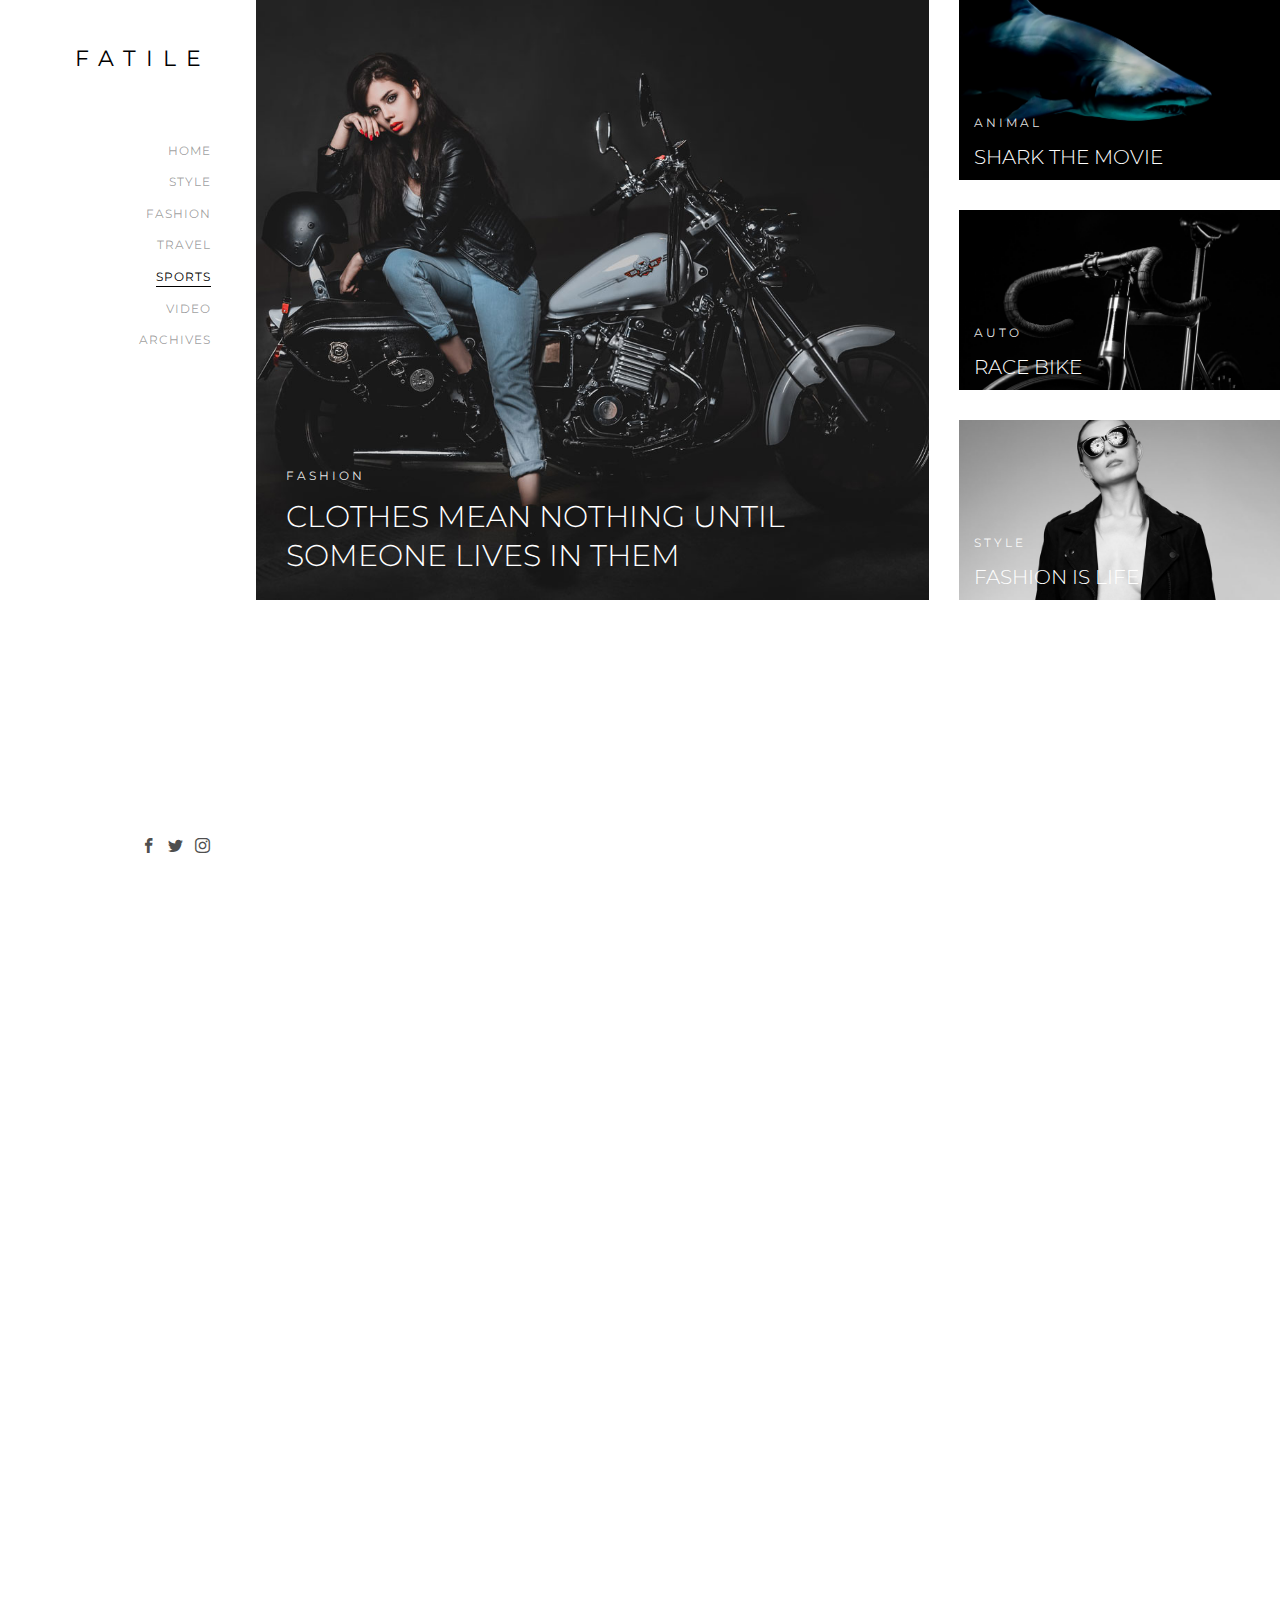
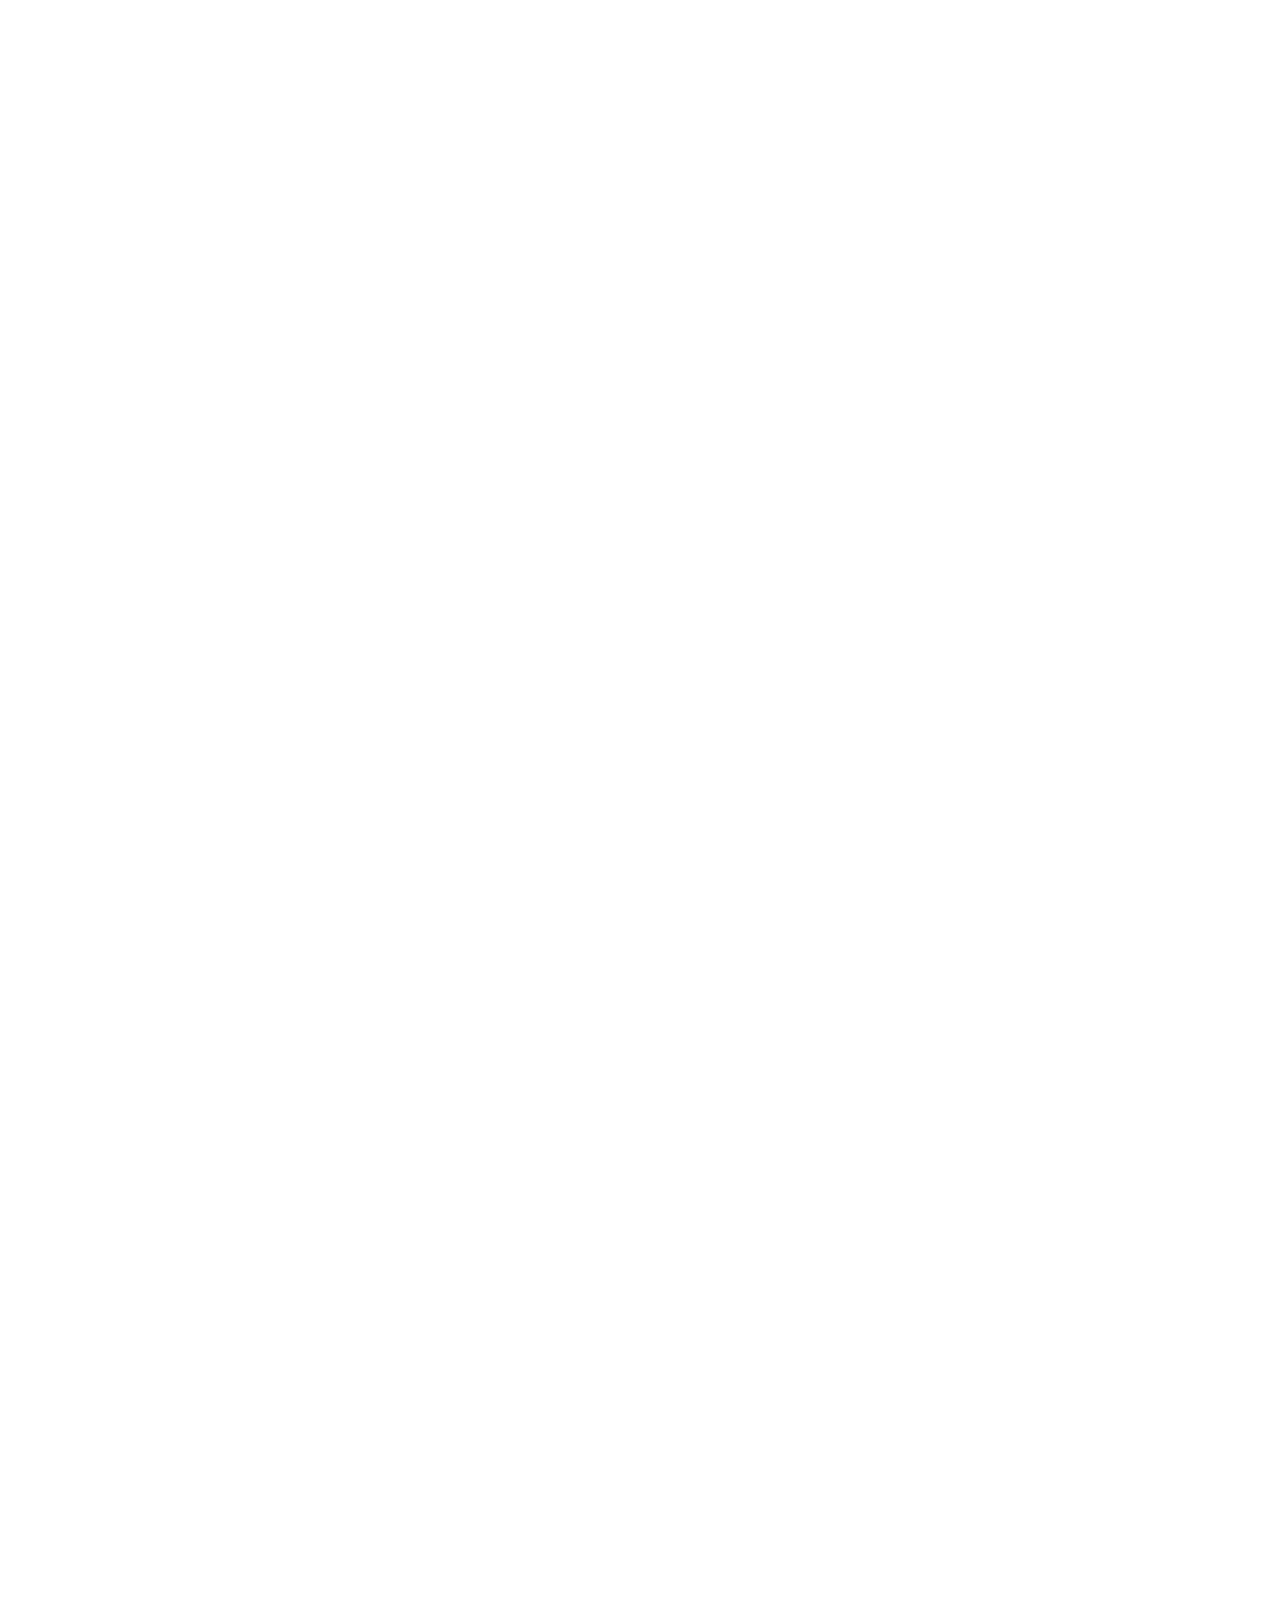
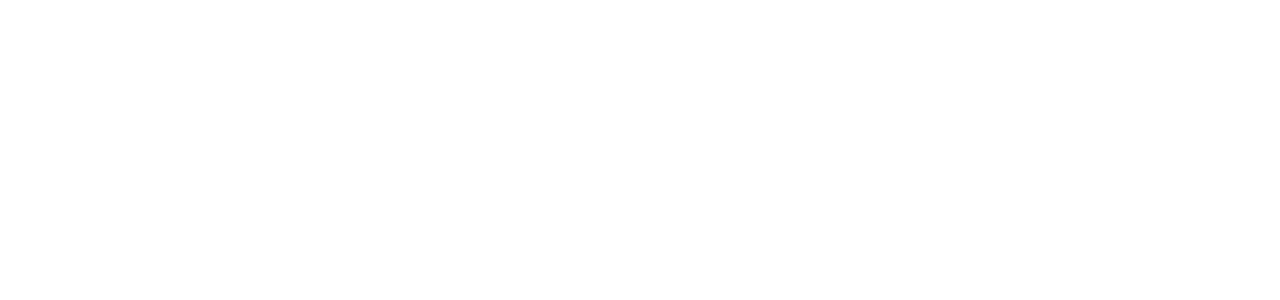
<file: sports.html>
<!DOCTYPE HTML>
<html>
	<head>
	<meta charset="utf-8">
	<meta http-equiv="X-UA-Compatible" content="IE=edge">
	<title>Fashion &amp; Lifestyle</title>
	<meta name="viewport" content="width=device-width, initial-scale=1">
	<meta name="description" content="" />
	<meta name="keywords" content="" />
	<meta name="author" content="" />

	<meta property="og:title" content=""/>
	<meta property="og:image" content=""/>
	<meta property="og:url" content=""/>
	<meta property="og:site_name" content=""/>
	<meta property="og:description" content=""/>
	<meta name="twitter:title" content="" />
	<meta name="twitter:image" content="" />
	<meta name="twitter:url" content="" />
	<meta name="twitter:card" content="" />

	<!-- Place favicon.ico and apple-touch-icon.png in the root directory -->
	<link rel="shortcut icon" href="favicon.ico">

	<link href="https://fonts.googleapis.com/css?family=Montserrat:300,400,700" rel="stylesheet">
	
	<!-- Animate.css -->
	<link rel="stylesheet" href="css/animate.css">
	<!-- Icomoon Icon Fonts-->
	<link rel="stylesheet" href="css/icomoon.css">
	<!-- Bootstrap  -->
	<link rel="stylesheet" href="css/bootstrap.css">
	<!-- Flexslider  -->
	<link rel="stylesheet" href="css/flexslider.css">
	<!-- Magnific Popup -->
	<link rel="stylesheet" href="css/magnific-popup.css">
	<!-- Owl Carousel -->
	<link rel="stylesheet" href="css/owl.carousel.min.css">
	<link rel="stylesheet" href="css/owl.theme.default.min.css">
	<!-- Theme style  -->
	<link rel="stylesheet" href="css/style.css">

	<!-- Modernizr JS -->
	<script src="js/modernizr-2.6.2.min.js"></script>


	</head>
	<body>
	<div id="colorlib-page">
		<a href="#" class="js-colorlib-nav-toggle colorlib-nav-toggle"><i></i></a>
		<aside id="colorlib-aside" role="complementary" class="border js-fullheight">
			<h1 id="colorlib-logo"><a href="index.html">Fatile</a></h1>
			<nav id="colorlib-main-menu" role="navigation">
				<ul>
					<li><a href="index.html">Home</a></li>
					<li><a href="style.html">Style</a></li>
					<li><a href="fashion.html">Fashion</a></li>
					<li><a href="travel.html">Travel</a></li>
					<li class="colorlib-active"><a href="sports.html">Sports</a></li>
					<li><a href="video.html">Video</a></li>
					<li><a href="archives.html">Archives</a></li>
				</ul>
			</nav>

			<div class="colorlib-footer">
			
				<ul>
					<li><a href="https://www.facebook.com/nhatanh.nguyenbui"><i class="icon-facebook2"></i></a></li>
					<li><a href="#"><i class="icon-twitter2"></i></a></li>
					<li><a href="https://www.instagram.com/nhatanh.nguyenbui/"><i class="icon-instagram"></i></a></li>
				</ul>
			</div>

		</aside>

		<div id="colorlib-main">
			<div class="colorlib-featured">
				<div class="row">
					<div class="col-md-8">
						<div class="featured-post">
							<div class="blog-img" style="background-image: url(images/img_bg_1.jpg);">
								<div class="desc">
									<p class="tag"><span>Fashion</span></p>
									<h2><a href="#">Clothes mean nothing until someone lives in them</a></h2>
								</div>
							</div>
						</div>
					</div>
					<div class="col-md-4">
						<div class="featured-post2">
							<a href="single.html" class="blog-img" style="background-image: url(images/img_bg_2.jpg);">
								<span class="desc">
									<p class="tag"><span>Animal</span></p>
									<h2>Shark the movie</h2>
								</span>
							</a>
						</div>
						<div class="featured-post2">
							<a href="single.html" class="blog-img" style="background-image: url(images/img_bg_3.jpg);">
								<span class="desc">
									<p class="tag"><span>Auto</span></p>
									<h2>Race bike</h2>
								</span>
							</a>
						</div>
						<div class="featured-post2">
							<a href="single.html" class="blog-img" style="background-image: url(images/blog-2.jpg);">
								<span class="desc">
									<p class="tag"><span>Style</span></p>
									<h2>Fashion is life</h2>
								</span>
							</a>
						</div>
					</div>
				</div>
			</div>
			<div class="colorlib-blog">
				<div class="container-wrap">
					<div class="row">
						<div class="col-md-4 text-center">
							<div class="blog-entry-sports animate-box">
								<a href="single.html" class="blog-img" style="background-image: url(images/blog-1.jpg);">
								</a>
								<div class="desc">
									<p class="tag"><span>Nature</span></p>
									<h2 class="head-article"><a href="#">Nature Lover</a></h2>
									<p>Even the all-powerful Pointing has no control about the blind texts it is an almost unorthographic life</p>
								</div>
							</div>
						</div>
						<div class="col-md-4 text-center">
							<div class="blog-entry-sports animate-box">
								<a href="single.html" class="blog-img" style="background-image: url(images/blog-2.jpg);">
								</a>
								<div class="desc">
									<p class="tag"><span>Fashion</span></p>
									<h2 class="head-article"><a href="#">Start your Fashion</a></h2>
									<p>Even the all-powerful Pointing has no control about the blind texts it is an almost unorthographic life</p>
								</div>
							</div>
						</div>
						<div class="col-md-4 text-center">
							<div class="blog-entry-sports animate-box">
								<a href="single.html" class="blog-img" style="background-image: url(images/blog-3.jpg);">
								</a>
								<div class="desc">
									<p class="tag"><span>Technology</span></p>
									<h2 class="head-article"><a href="#">Workspace</a></h2>
									<p>Even the all-powerful Pointing has no control about the blind texts it is an almost unorthographic life</p>
								</div>
							</div>
						</div>
					</div>

					<div class="row">
						<div class="col-md-4 text-center">
							<div class="blog-entry-sports animate-box">
								<a href="single.html" class="blog-img" style="background-image: url(images/blog-4.jpg);">
								</a>
								<div class="desc">
									<p class="tag"><span>Nature</span></p>
									<h2 class="head-article"><a href="#">Nature Lover</a></h2>
									<p>Even the all-powerful Pointing has no control about the blind texts it is an almost unorthographic life</p>
								</div>
							</div>
						</div>
						<div class="col-md-4 text-center">
							<div class="blog-entry-sports animate-box">
								<a href="single.html" class="blog-img" style="background-image: url(images/blog-5.jpg);">
								</a>
								<div class="desc">
									<p class="tag"><span>Fashion</span></p>
									<h2 class="head-article"><a href="#">Start your Fashion</a></h2>
									<p>Even the all-powerful Pointing has no control about the blind texts it is an almost unorthographic life</p>
								</div>
							</div>
						</div>
						<div class="col-md-4 text-center">
							<div class="blog-entry-sports animate-box">
								<a href="single.html" class="blog-img" style="background-image: url(images/blog-6.jpg);">
								</a>
								<div class="desc">
									<p class="tag"><span>Technology</span></p>
									<h2 class="head-article"><a href="#">Workspace</a></h2>
									<p>Even the all-powerful Pointing has no control about the blind texts it is an almost unorthographic life</p>
								</div>
							</div>
						</div>
					</div>
					
					<div class="row">
						<div class="col-md-4 text-center">
							<div class="blog-entry-sports animate-box">
								<a href="single.html" class="blog-img" style="background-image: url(images/blog-7.jpg);">
								</a>
								<div class="desc">
									<p class="tag"><span>Nature</span></p>
									<h2 class="head-article"><a href="#">Nature Lover</a></h2>
									<p>Even the all-powerful Pointing has no control about the blind texts it is an almost unorthographic life</p>
								</div>
							</div>
						</div>
						<div class="col-md-4 text-center">
							<div class="blog-entry-sports animate-box">
								<a href="single.html" class="blog-img" style="background-image: url(images/blog-8.jpg);">
								</a>
								<div class="desc">
									<p class="tag"><span>Fashion</span></p>
									<h2 class="head-article"><a href="#">Start your Fashion</a></h2>
									<p>Even the all-powerful Pointing has no control about the blind texts it is an almost unorthographic life</p>
								</div>
							</div>
						</div>
						<div class="col-md-4 text-center">
							<div class="blog-entry-sports animate-box">
								<a href="single.html" class="blog-img" style="background-image: url(images/blog-9.jpg);">
								</a>
								<div class="desc">
									<p class="tag"><span>Technology</span></p>
									<h2 class="head-article"><a href="#">Workspace</a></h2>
									<p>Even the all-powerful Pointing has no control about the blind texts it is an almost unorthographic life</p>
								</div>
							</div>
						</div>
					</div>
					
					<div class="row">
						<div class="col-md-4 text-center">
							<div class="blog-entry-sports animate-box">
								<a href="single.html" class="blog-img" style="background-image: url(images/blog-10.jpg);">
								</a>
								<div class="desc">
									<p class="tag"><span>Nature</span></p>
									<h2 class="head-article"><a href="#">Nature Lover</a></h2>
									<p>Even the all-powerful Pointing has no control about the blind texts it is an almost unorthographic life</p>
								</div>
							</div>
						</div>
						<div class="col-md-4 text-center">
							<div class="blog-entry-sports animate-box">
								<a href="single.html" class="blog-img" style="background-image: url(images/blog-11.jpg);">
								</a>
								<div class="desc">
									<p class="tag"><span>Fashion</span></p>
									<h2 class="head-article"><a href="#">Start your Fashion</a></h2>
									<p>Even the all-powerful Pointing has no control about the blind texts it is an almost unorthographic life</p>
								</div>
							</div>
						</div>
						<div class="col-md-4 text-center">
							<div class="blog-entry-sports animate-box">
								<a href="single.html" class="blog-img" style="background-image: url(images/blog-12.jpg);">
								</a>
								<div class="desc">
									<p class="tag"><span>Technology</span></p>
									<h2 class="head-article"><a href="#">Workspace</a></h2>
									<p>Even the all-powerful Pointing has no control about the blind texts it is an almost unorthographic life</p>
								</div>
							</div>
						</div>
					</div>

					<div class="row">
						<div class="col-md-12 animate-box" data-animate-effect="fadeInLeft">
							<ul class="pagination">
								<li class="disabled"><a href="#">&laquo;</a></li>
								<li class="active"><a href="#">1</a></li>
								<li><a href="#">2</a></li>
								<li><a href="#">3</a></li>
								<li><a href="#">4</a></li>
								<li><a href="#">&raquo;</a></li>
							</ul>
						</div>
					</div>
				</div>
			</div>			
		</div>
	</div>

	<!-- jQuery -->
	<script src="js/jquery.min.js"></script>
	<!-- jQuery Easing -->
	<script src="js/jquery.easing.1.3.js"></script>
	<!-- Bootstrap -->
	<script src="js/bootstrap.min.js"></script>
	<!-- Waypoints -->
	<script src="js/jquery.waypoints.min.js"></script>
	<!-- Flexslider -->
	<script src="js/jquery.flexslider-min.js"></script>
	<!-- Magnific Popup -->
	<script src="js/jquery.magnific-popup.min.js"></script>
	<script src="js/magnific-popup-options.js"></script>
	<!-- Owl Carousel -->
	<script src="js/owl.carousel.min.js"></script>
	<!-- Sticky Kit -->
	<script src="js/sticky-kit.min.js"></script>
	
	
	<!-- MAIN JS -->
	<script src="js/main.js"></script>

	</body>
</html>
</file>
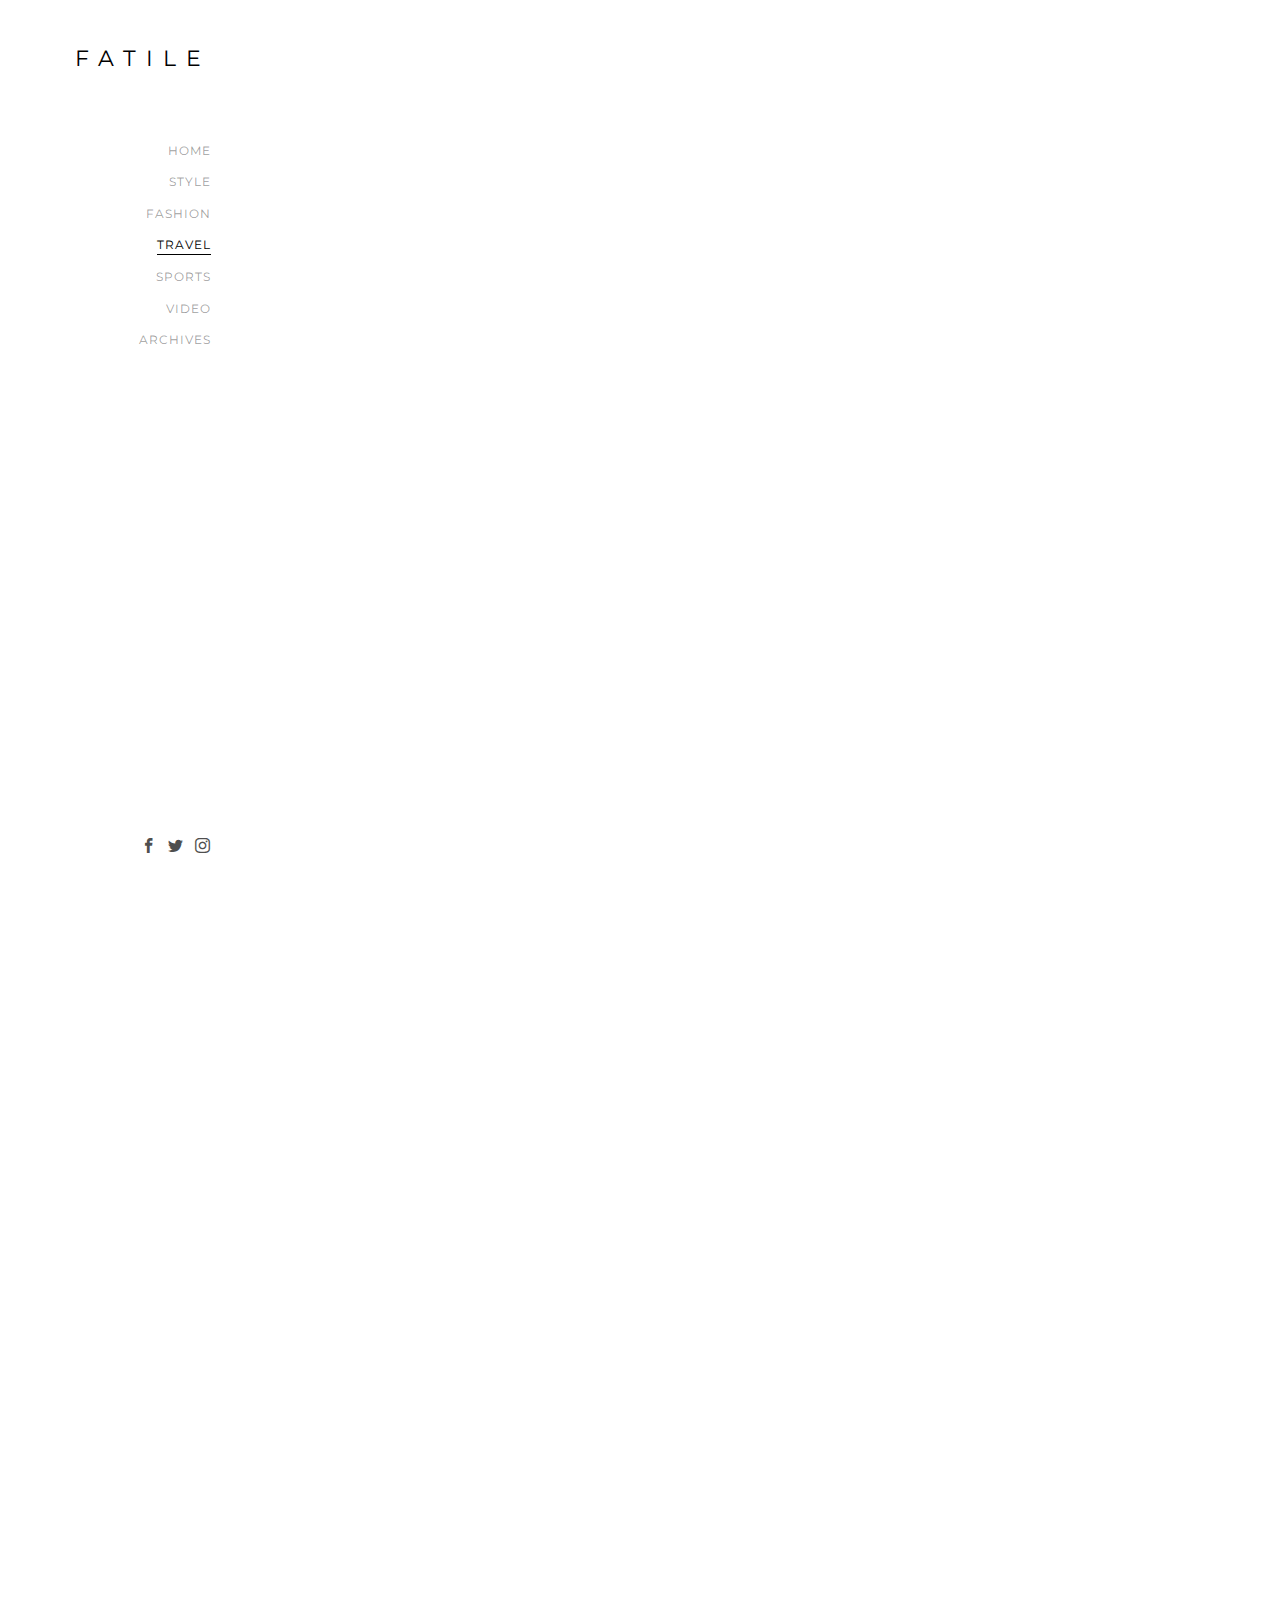
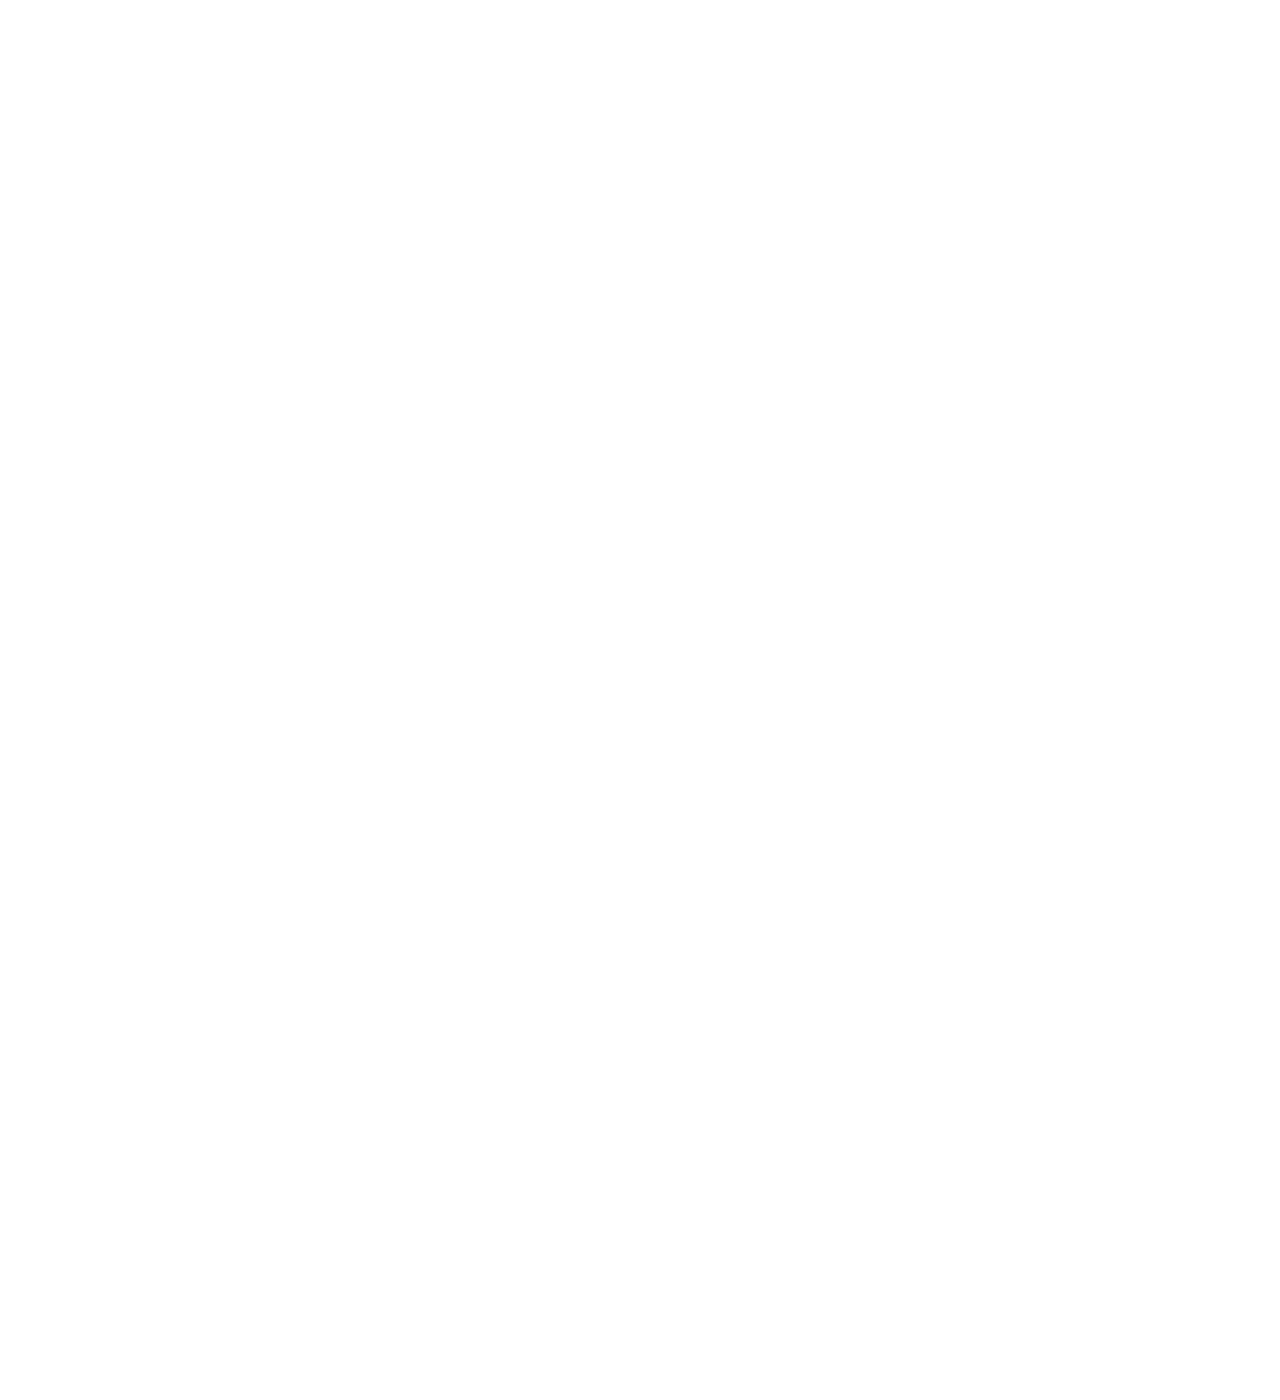
<file: travel.html>
<!DOCTYPE HTML>
<html>
	<head>
	<meta charset="utf-8">
	<meta http-equiv="X-UA-Compatible" content="IE=edge">
	<title>Fashion &amp; Lifestyle</title>
	<meta name="viewport" content="width=device-width, initial-scale=1">
	<meta name="description" content="" />
	<meta name="keywords" content="" />
	<meta name="author" content="" />

	<meta property="og:title" content=""/>
	<meta property="og:image" content=""/>
	<meta property="og:url" content=""/>
	<meta property="og:site_name" content=""/>
	<meta property="og:description" content=""/>
	<meta name="twitter:title" content="" />
	<meta name="twitter:image" content="" />
	<meta name="twitter:url" content="" />
	<meta name="twitter:card" content="" />

	<!-- Place favicon.ico and apple-touch-icon.png in the root directory -->
	<link rel="shortcut icon" href="favicon.ico">

	<link href="https://fonts.googleapis.com/css?family=Montserrat:300,400,700" rel="stylesheet">
	
	<!-- Animate.css -->
	<link rel="stylesheet" href="css/animate.css">
	<!-- Icomoon Icon Fonts-->
	<link rel="stylesheet" href="css/icomoon.css">
	<!-- Bootstrap  -->
	<link rel="stylesheet" href="css/bootstrap.css">
	<!-- Flexslider  -->
	<link rel="stylesheet" href="css/flexslider.css">
	<!-- Magnific Popup -->
	<link rel="stylesheet" href="css/magnific-popup.css">
	<!-- Owl Carousel -->
	<link rel="stylesheet" href="css/owl.carousel.min.css">
	<link rel="stylesheet" href="css/owl.theme.default.min.css">
	<!-- Theme style  -->
	<link rel="stylesheet" href="css/style.css">

	<!-- Modernizr JS -->
	<script src="js/modernizr-2.6.2.min.js"></script>


	</head>
	<body>
	<div id="colorlib-page">
		<a href="#" class="js-colorlib-nav-toggle colorlib-nav-toggle"><i></i></a>
		<aside id="colorlib-aside" role="complementary" class="border js-fullheight">
			<h1 id="colorlib-logo"><a href="index.html">Fatile</a></h1>
			<nav id="colorlib-main-menu" role="navigation">
				<ul>
					<li><a href="index.html">Home</a></li>
					<li><a href="style.html">Style</a></li>
					<li><a href="fashion.html">Fashion</a></li>
					<li class="colorlib-active"><a href="travel.html">Travel</a></li>
					<li><a href="sports.html">Sports</a></li>
					<li><a href="video.html">Video</a></li>
					<li><a href="archives.html">Archives</a></li>
				</ul>
			</nav>

			<div class="colorlib-footer">
				
				<ul>
					<li><a href="https://www.facebook.com/nhatanh.nguyenbui"><i class="icon-facebook2"></i></a></li>
					<li><a href="#"><i class="icon-twitter2"></i></a></li>
					<li><a href="https://www.instagram.com/nhatanh.nguyenbui/"><i class="icon-instagram"></i></a></li>
				</ul>
			</div>

		</aside>

		<div id="colorlib-main">
			<div class="colorlib-blog">
				<div class="container-wrap">
					<div class="row">
						<div class="col-md-9">
							<div class="content-wrap">
								<article class="blog-entry-travel animate-box">
									<div class="blog-img" style="background-image: url(images/blog-1.jpg);"></div>
									<div class="desc">
										<p class="meta">
											<span class="cat"><a href="#">Style</a></span>
											<span class="date">25 May 2019</span>
											<span class="pos">By <a href="#">Walter</a></span>
										</p>
										<h2><a href="single.html">Nature lover</a></h2>
										<p>Even the all-powerful Pointing has no control about the blind texts it is an almost unorthographic life One day however a small line of blind text by the name of Lorem Ipsum decided to leave for the far World of Grammar.</p>
										<p><a href="single.html" class="btn btn-primary with-arrow">Read More <i class="icon-arrow-right22"></i></a></p>
									</div>
								</article>
								<article class="blog-entry-travel animate-box">
									<div class="blog-img" style="background-image: url(images/blog-2.jpg);"></div>
									<div class="desc">
										<p class="meta">
											<span class="cat"><a href="#">Style</a></span>
											<span class="date">25 May 2019</span>
											<span class="pos">By <a href="#">Walter</a></span>
										</p>
										<h2><a href="single.html">Free Workspace 2019</a></h2>
										<p>Even the all-powerful Pointing has no control about the blind texts it is an almost unorthographic life One day however a small line of blind text by the name of Lorem Ipsum decided to leave for the far World of Grammar.</p>
										<p><a href="single.html" class="btn btn-primary with-arrow">Read More <i class="icon-arrow-right22"></i></a></p>
									</div>
								</article>
								<article class="blog-entry-travel animate-box">
									<div class="blog-img" style="background-image: url(images/blog-3.jpg);"></div>
									<div class="desc">
										<p class="meta">
											<span class="cat"><a href="#">Style</a></span>
											<span class="date">25 May 2019</span>
											<span class="pos">By <a href="#">Walter</a></span>
										</p>
										<h2><a href="single.html">A guy in a fashion</a></h2>
										<p>Even the all-powerful Pointing has no control about the blind texts it is an almost unorthographic life One day however a small line of blind text by the name of Lorem Ipsum decided to leave for the far World of Grammar.</p>
										<p><a href="single.html" class="btn btn-primary with-arrow">Read More <i class="icon-arrow-right22"></i></a></p>
									</div>
								</article>
								<article class="blog-entry-travel animate-box">
									<div class="blog-img" style="background-image: url(images/blog-4.jpg);"></div>
									<div class="desc">
										<p class="meta">
											<span class="cat"><a href="#">Style</a></span>
											<span class="date">25 May 2019</span>
											<span class="pos">By <a href="#">Walter</a></span>
										</p>
										<h2><a href="single.html">A red fish from asia</a></h2>
										<p>Even the all-powerful Pointing has no control about the blind texts it is an almost unorthographic life One day however a small line of blind text by the name of Lorem Ipsum decided to leave for the far World of Grammar.</p>
										<p><a href="single.html" class="btn btn-primary with-arrow">Read More <i class="icon-arrow-right22"></i></a></p>
									</div>
								</article>
								<article class="blog-entry-travel animate-box">
									<div class="blog-img" style="background-image: url(images/blog-5.jpg);"></div>
									<div class="desc">
										<p class="meta">
											<span class="cat"><a href="#">Style</a></span>
											<span class="date">25 May 2019</span>
											<span class="pos">By <a href="#">Walter</a></span>
										</p>
										<h2><a href="single.html">A Fashion modeling</a></h2>
										<p>Even the all-powerful Pointing has no control about the blind texts it is an almost unorthographic life One day however a small line of blind text by the name of Lorem Ipsum decided to leave for the far World of Grammar.</p>
										<p><a href="single.html" class="btn btn-primary with-arrow">Read More <i class="icon-arrow-right22"></i></a></p>
									</div>
								</article>
								<article class="blog-entry-travel animate-box">
									<div class="blog-img" style="background-image: url(images/blog-6.jpg);"></div>
									<div class="desc">
										<p class="meta">
											<span class="cat"><a href="#">Style</a></span>
											<span class="date">25 May 2019</span>
											<span class="pos">By <a href="#">Walter</a></span>
										</p>
										<h2><a href="single.html">Liam Neeson</a></h2>
										<p>Even the all-powerful Pointing has no control about the blind texts it is an almost unorthographic life One day however a small line of blind text by the name of Lorem Ipsum decided to leave for the far World of Grammar.</p>
										<p><a href="single.html" class="btn btn-primary with-arrow">Read More <i class="icon-arrow-right22"></i></a></p>
									</div>
								</article>
								<article class="blog-entry-travel animate-box">
									<div class="blog-img" style="background-image: url(images/blog-7.jpg);"></div>
									<div class="desc">
										<p class="meta">
											<span class="cat"><a href="#">Style</a></span>
											<span class="date">25 May 2019</span>
											<span class="pos">By <a href="#">Walter</a></span>
										</p>
										<h2><a href="single.html">John Wick</a></h2>
										<p>Even the all-powerful Pointing has no control about the blind texts it is an almost unorthographic life One day however a small line of blind text by the name of Lorem Ipsum decided to leave for the far World of Grammar.</p>
										<p><a href="single.html" class="btn btn-primary with-arrow">Read More <i class="icon-arrow-right22"></i></a></p>
									</div>
								</article>
								<article class="blog-entry-travel animate-box">
									<div class="blog-img" style="background-image: url(images/blog-8.jpg);"></div>
									<div class="desc">
										<p class="meta">
											<span class="cat"><a href="#">Style</a></span>
											<span class="date">25 May 2019</span>
											<span class="pos">By <a href="#">Walter</a></span>
										</p>
										<h2><a href="single.html">An eye of a hawk</a></h2>
										<p>Even the all-powerful Pointing has no control about the blind texts it is an almost unorthographic life One day however a small line of blind text by the name of Lorem Ipsum decided to leave for the far World of Grammar.</p>
										<p><a href="single.html" class="btn btn-primary with-arrow">Read More <i class="icon-arrow-right22"></i></a></p>
									</div>
								</article>
							</div>
						</div>
						<div class="col-md-3">
							<div class="sidebar">
								<div class="side animate-box">
									<div class="form-group">
										<input type="text" class="form-control" id="search" placeholder="Enter to search...">
										<button type="submit" class="btn submit btn-primary"><i class="icon-search3"></i></button>
									</div>
								</div>
								<div class="side animate-box">
									<h2 class="sidebar-heading">Categories</h2>
									<p>
										<ul class="category">
											<li><a href="#"><i class="icon-check"></i> Home</a></li>
											<li><a href="#"><i class="icon-check"></i> About Me</a></li>
											<li><a href="#"><i class="icon-check"></i> Blog</a></li>
											<li><a href="#"><i class="icon-check"></i> Travel</a></li>
											<li><a href="#"><i class="icon-check"></i> Lifestyle</a></li>
											<li><a href="#"><i class="icon-check"></i> Fashion</a></li>
											<li><a href="#"><i class="icon-check"></i> Health</a></li>
										</ul>
									</p>
								</div>
								<div class="side animate-box">
									<h2 class="sidebar-heading">Recent Blog</h2>
									<div class="f-blog">
										<a href="blog.html" class="blog-img" style="background-image: url(images/blog-1.jpg);">
										</a>
										<div class="desc">
											<h3><a href="blog.html">Be a designer</a></h3>
											<p class="admin"><span>25 March 2019</span></p>
										</div>
									</div>
									<div class="f-blog">
										<a href="blog.html" class="blog-img" style="background-image: url(images/blog-2.jpg);">
										</a>
										<div class="desc">
											<h3><a href="blog.html">How to build website</a></h3>
											<p class="admin"><span>24 March 2019</span></p>
										</div>
									</div>
									<div class="f-blog">
										<a href="blog.html" class="blog-img" style="background-image: url(images/blog-3.jpg);">
										</a>
										<div class="desc">
											<h3><a href="blog.html">Create website</a></h3>
											<p class="admin"><span>23 March 2019</span></p>
										</div>
									</div>
								</div>
								<div class="side animate-box">
									<h2 class="sidebar-heading">Instagram</h2>
									<div class="instagram-entry">
										<a href="#" class="instagram text-center" style="background-image: url(images/gallery-1.jpg);">
										</a>
										<a href="#" class="instagram text-center" style="background-image: url(images/gallery-2.jpg);">
										</a>
										<a href="#" class="instagram text-center" style="background-image: url(images/gallery-3.jpg);">
										</a>
										<a href="#" class="instagram text-center" style="background-image: url(images/gallery-4.jpg);">
										</a>
										<a href="#" class="instagram text-center" style="background-image: url(images/gallery-5.jpg);">
										</a>
										<a href="#" class="instagram text-center" style="background-image: url(images/gallery-6.jpg);">
										</a>
										<a href="#" class="instagram text-center" style="background-image: url(images/gallery-7.jpg);">
										</a>
										<a href="#" class="instagram text-center" style="background-image: url(images/gallery-8.jpg);">
										</a>
									</div>
								</div>
								<div class="side animate-box">
									<div class="form-group">
										<input type="text" class="form-control form-email text-center" id="email" placeholder="Enter your email">
										<button type="submit" class="btn btn-primary btn-subscribe">Subscribe</button>
									</div>
								</div>
							</div>
						</div>
					</div>
				</div>
			</div>
		</div>
	</div>

	<!-- jQuery -->
	<script src="js/jquery.min.js"></script>
	<!-- jQuery Easing -->
	<script src="js/jquery.easing.1.3.js"></script>
	<!-- Bootstrap -->
	<script src="js/bootstrap.min.js"></script>
	<!-- Waypoints -->
	<script src="js/jquery.waypoints.min.js"></script>
	<!-- Flexslider -->
	<script src="js/jquery.flexslider-min.js"></script>
	<!-- Magnific Popup -->
	<script src="js/jquery.magnific-popup.min.js"></script>
	<script src="js/magnific-popup-options.js"></script>
	<!-- Owl Carousel -->
	<script src="js/owl.carousel.min.js"></script>
	<!-- Sticky Kit -->
	<script src="js/sticky-kit.min.js"></script>
	
	
	<!-- MAIN JS -->
	<script src="js/main.js"></script>

	</body>
</html>
</file>
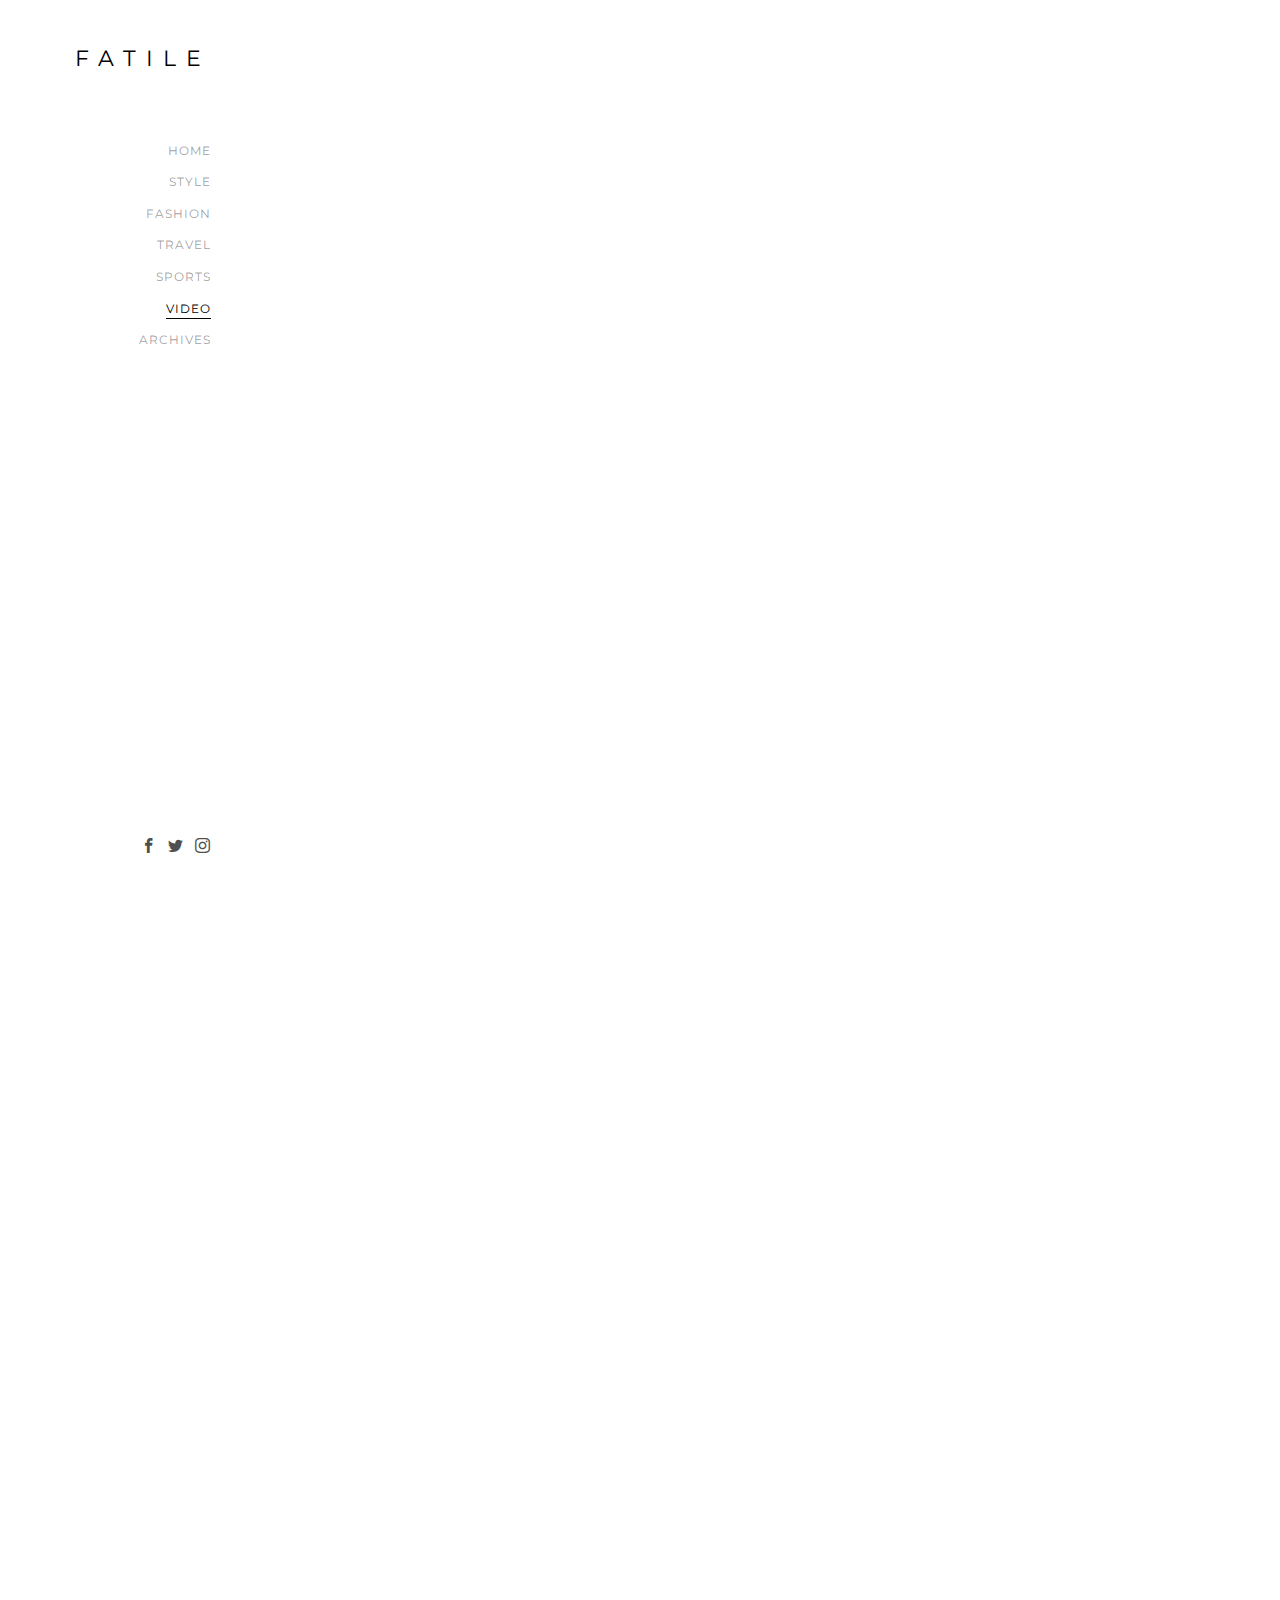
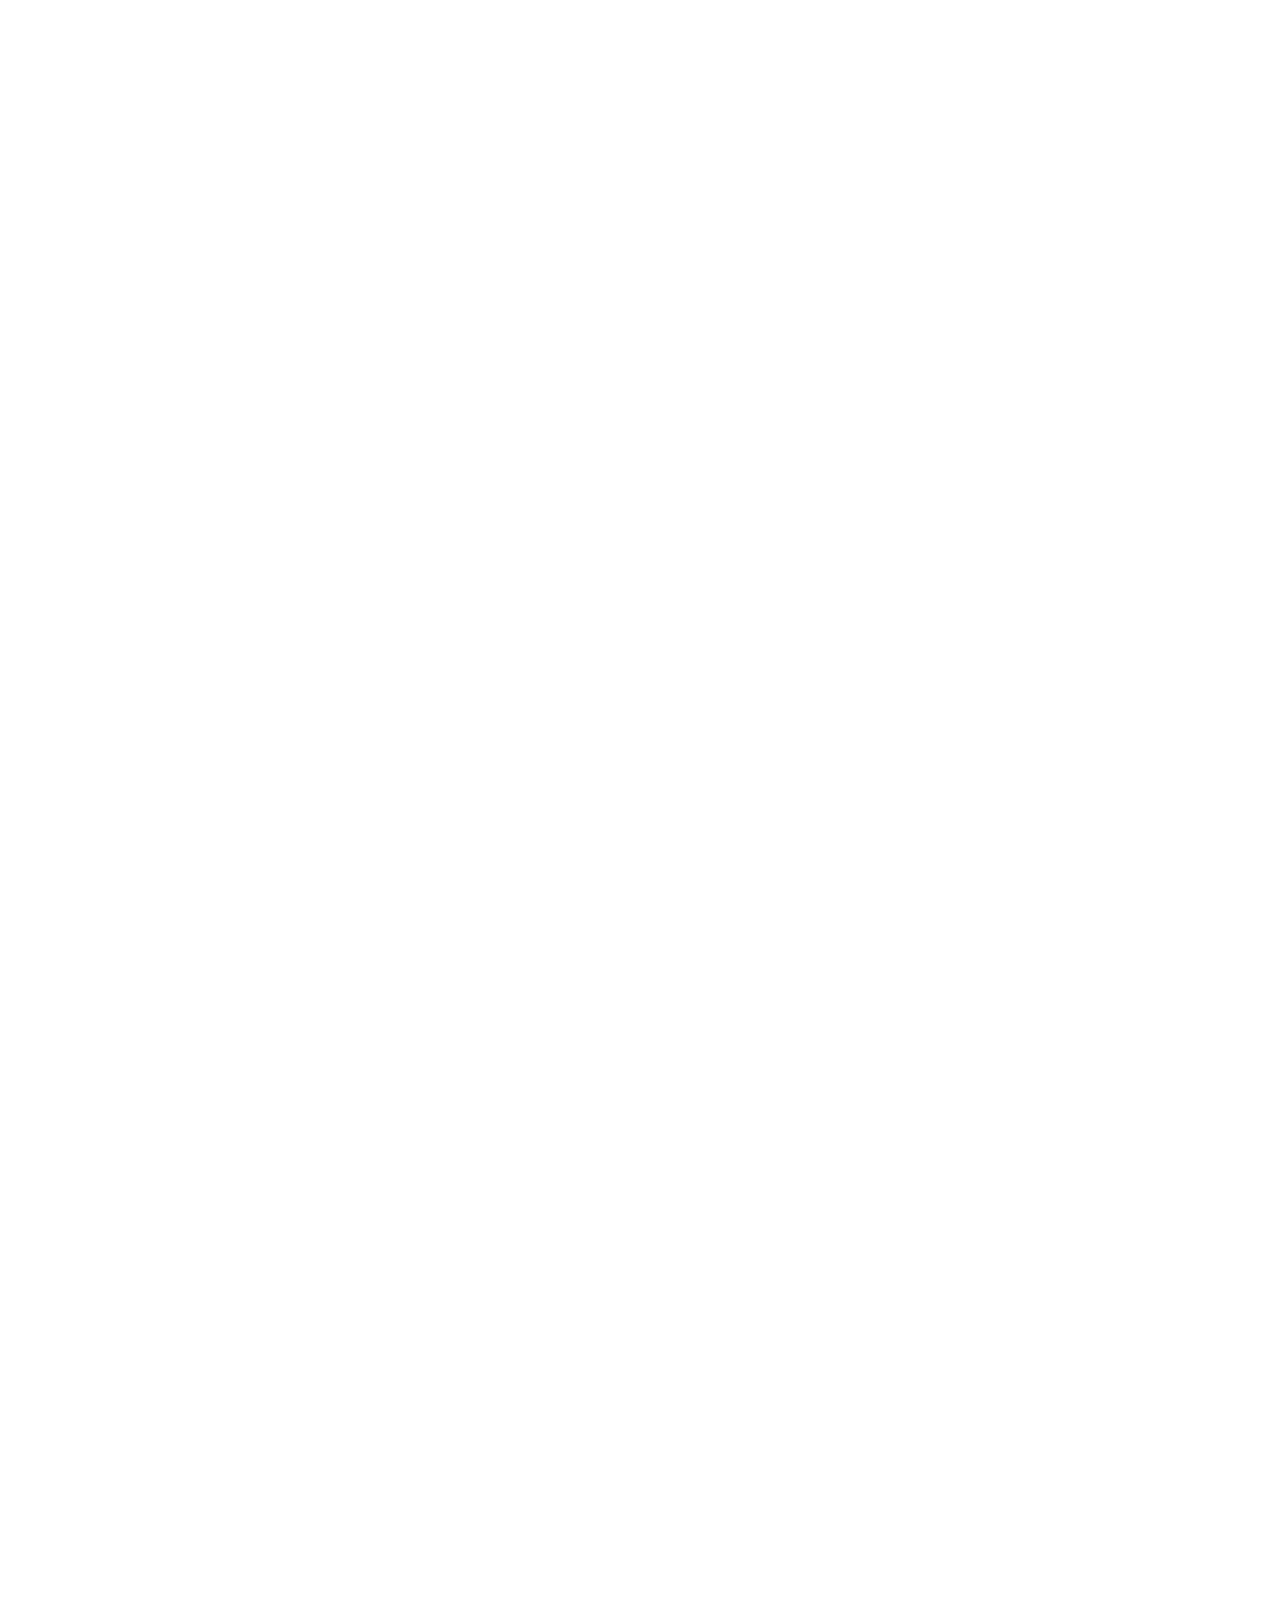
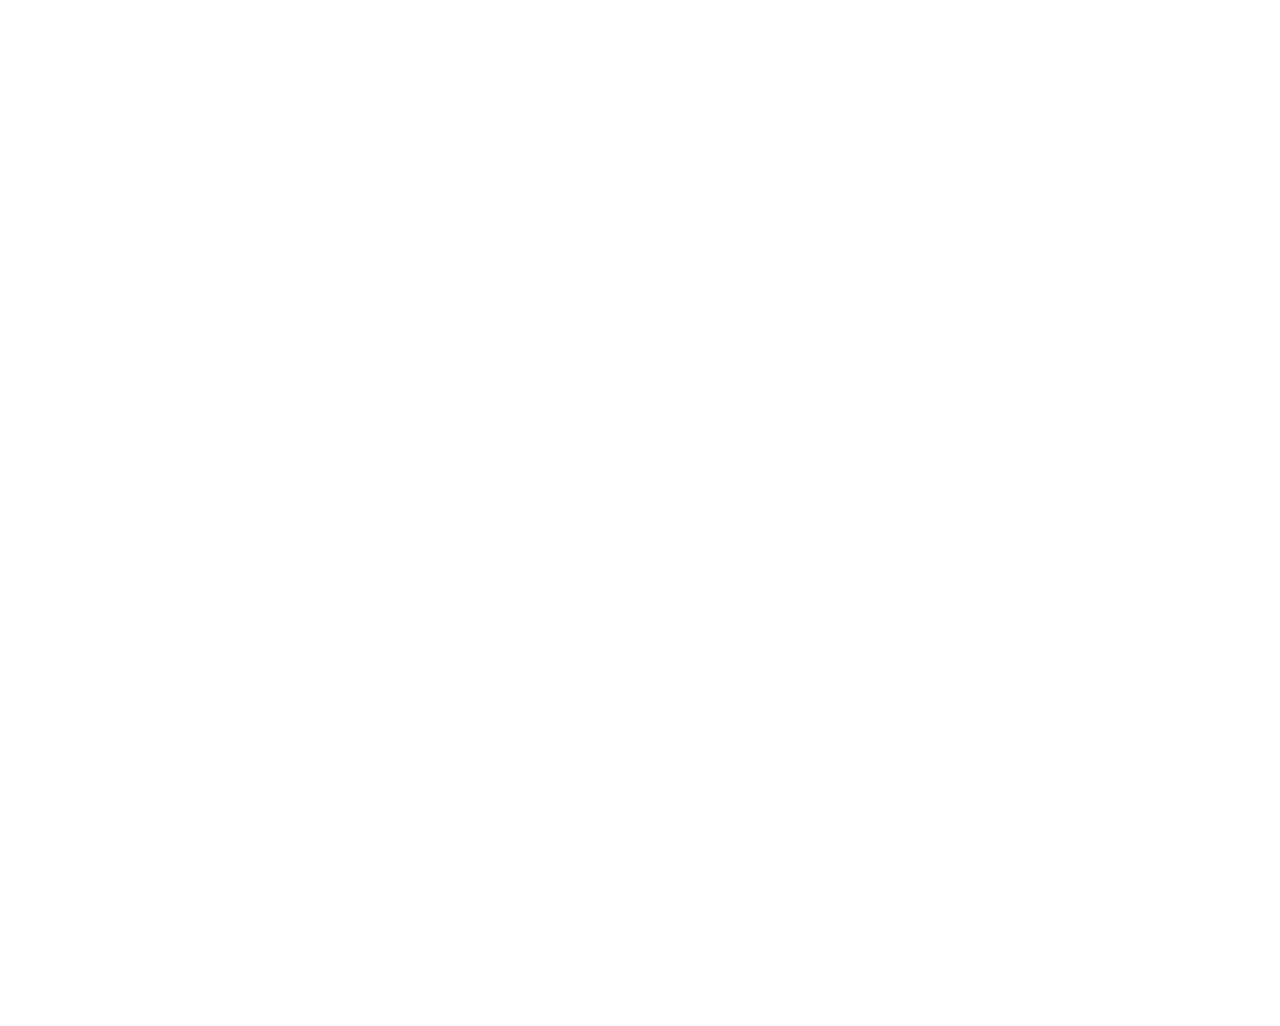
<file: video.html>
<!DOCTYPE HTML>
<html>
	<head>
	<meta charset="utf-8">
	<meta http-equiv="X-UA-Compatible" content="IE=edge">
	<title>Fashion &amp; Lifestyle</title>
	<meta name="viewport" content="width=device-width, initial-scale=1">
	<meta name="description" content="" />
	<meta name="keywords" content="" />
	<meta name="author" content="" />

	<meta property="og:title" content=""/>
	<meta property="og:image" content=""/>
	<meta property="og:url" content=""/>
	<meta property="og:site_name" content=""/>
	<meta property="og:description" content=""/>
	<meta name="twitter:title" content="" />
	<meta name="twitter:image" content="" />
	<meta name="twitter:url" content="" />
	<meta name="twitter:card" content="" />

	<!-- Place favicon.ico and apple-touch-icon.png in the root directory -->
	<link rel="shortcut icon" href="favicon.ico">

	<!-- <link href="https://fonts.googleapis.com/css?family=Playfair+Display:400,400i" rel="stylesheet"> -->
	<link href="https://fonts.googleapis.com/css?family=Montserrat:300,400,700" rel="stylesheet">
	
	<!-- Animate.css -->
	<link rel="stylesheet" href="css/animate.css">
	<!-- Icomoon Icon Fonts-->
	<link rel="stylesheet" href="css/icomoon.css">
	<!-- Bootstrap  -->
	<link rel="stylesheet" href="css/bootstrap.css">
	<!-- Flexslider  -->
	<link rel="stylesheet" href="css/flexslider.css">
	<!-- Magnific Popup -->
	<link rel="stylesheet" href="css/magnific-popup.css">
	<!-- Owl Carousel -->
	<link rel="stylesheet" href="css/owl.carousel.min.css">
	<link rel="stylesheet" href="css/owl.theme.default.min.css">
	<!-- Theme style  -->
	<link rel="stylesheet" href="css/style.css">

	<!-- Modernizr JS -->
	<script src="js/modernizr-2.6.2.min.js"></script>


	</head>
	<body>
	<div id="colorlib-page">
		<a href="#" class="js-colorlib-nav-toggle colorlib-nav-toggle"><i></i></a>
		<aside id="colorlib-aside" role="complementary" class="js-fullheight">
			<h1 id="colorlib-logo"><a href="index.html">Fatile</a></h1>
			<nav id="colorlib-main-menu" role="navigation">
				<ul>
					<li><a href="index.html">Home</a></li>
					<li><a href="style.html">Style</a></li>
					<li><a href="fashion.html">Fashion</a></li>
					<li><a href="travel.html">Travel</a></li>
					<li><a href="sports.html">Sports</a></li>
					<li class="colorlib-active"><a href="video.html">Video</a></li>
					<li><a href="archives.html">Archives</a></li>
				</ul>
			</nav>

			<div class="colorlib-footer">
	
				<ul>
					<li><a href="https://www.facebook.com/nhatanh.nguyenbui"><i class="icon-facebook2"></i></a></li>
					<li><a href="#"><i class="icon-twitter2"></i></a></li>
					<li><a href="https://www.instagram.com/nhatanh.nguyenbui/"><i class="icon-instagram"></i></a></li>
				</ul>
			</div>

		</aside>

		<div id="colorlib-main">
			<div class="colorlib-blog">
				<div class="container-wrap">
					<div class="col-md-9">
						<div class="content-wrap">
							<div class="row">
								<div class="col-md-12">
									<div class="blog-entry-style animate-box">
										<div class="blog-img">
											<div class="video colorlib-video" style="background-image: url(images/blog-6.jpg); height: 600px;">
												<a href="https://vimeo.com/channels/staffpicks/93951774" class="popup-vimeo"><i class="icon-play4"></i></a>
												<div class="overlay"></div>
											</div>
										</div>
										<div class="desc">
											<p class="meta">
												<span class="cat"><a href="#">Watch</a></span>
												<span class="date">25 May 2019</span>
												<span class="pos">By <a href="#">Walter</a></span>
											</p>
											<h2><a href="blog.html">Watch Liam Neeson</a></h2>
											<p>A small river named Duden flows by their place and supplies it with the necessary </p>
										</div>
									</div>
								</div>

								<div class="col-md-12">
									<div class="blog-entry-style animate-box">
										<div class="blog-img">
											<div class="video colorlib-video" style="background-image: url(images/blog-7.jpg); height: 600px;">
												<a href="https://vimeo.com/channels/staffpicks/93951774" class="popup-vimeo"><i class="icon-play4"></i></a>
												<div class="overlay"></div>
											</div>
										</div>
										<div class="desc">
											<p class="meta">
												<span class="cat"><a href="#">Watch</a></span>
												<span class="date">25 May 2019</span>
												<span class="pos">By <a href="#">Walter</a></span>
											</p>
											<h2><a href="blog.html">Watch Liam Neeson</a></h2>
											<p>A small river named Duden flows by their place and supplies it with the necessary </p>
										</div>
									</div>
								</div>

								<div class="col-md-12">
									<div class="blog-entry-style animate-box">
										<div class="blog-img">
											<div class="video colorlib-video" style="background-image: url(images/blog-8.jpg); height: 600px;">
												<a href="https://vimeo.com/channels/staffpicks/93951774" class="popup-vimeo"><i class="icon-play4"></i></a>
												<div class="overlay"></div>
											</div>
										</div>
										<div class="desc">
											<p class="meta">
												<span class="cat"><a href="#">Watch</a></span>
												<span class="date">25 May 2019</span>
												<span class="pos">By <a href="#">Walter</a></span>
											</p>
											<h2><a href="blog.html">Watch Liam Neeson</a></h2>
											<p>A small river named Duden flows by their place and supplies it with the necessary </p>
										</div>
									</div>
								</div>

								<div class="col-md-12">
									<div class="blog-entry-style animate-box">
										<div class="blog-img">
											<div class="video colorlib-video" style="background-image: url(images/blog-9.jpg); height: 600px;">
												<a href="https://vimeo.com/channels/staffpicks/93951774" class="popup-vimeo"><i class="icon-play4"></i></a>
												<div class="overlay"></div>
											</div>
										</div>
										<div class="desc">
											<p class="meta">
												<span class="cat"><a href="#">Watch</a></span>
												<span class="date">25 May 2019</span>
												<span class="pos">By <a href="#">Walter</a></span>
											</p>
											<h2><a href="blog.html">Watch Liam Neeson</a></h2>
											<p>A small river named Duden flows by their place and supplies it with the necessary </p>
										</div>
									</div>
								</div>

								<div class="col-md-12">
									<div class="blog-entry-style animate-box">
										<div class="blog-img">
											<div class="video colorlib-video" style="background-image: url(images/blog-10.jpg); height: 600px;">
												<a href="https://vimeo.com/channels/staffpicks/93951774" class="popup-vimeo"><i class="icon-play4"></i></a>
												<div class="overlay"></div>
											</div>
										</div>
										<div class="desc">
											<p class="meta">
												<span class="cat"><a href="#">Watch</a></span>
												<span class="date">25 May 2019</span>
												<span class="pos">By <a href="#">Walter</a></span>
											</p>
											<h2><a href="blog.html">Watch Liam Neeson</a></h2>
											<p>A small river named Duden flows by their place and supplies it with the necessary </p>
										</div>
									</div>
								</div>
							</div>
						</div>
					</div>

					<div class="col-md-3 sticky-parent">
							<div class="sidebar" id="sticky_item">
								<div class="side animate-box">
									<div class="form-group">
										<input type="text" class="form-control" id="search" placeholder="Enter to search...">
										<button type="submit" class="btn submit btn-primary"><i class="icon-search3"></i></button>
									</div>
								</div>
								<div class="side animate-box">
									<h2 class="sidebar-heading">Categories</h2>
									<p>
										<ul class="category">
											<li><a href="#"><i class="icon-check"></i> Home</a></li>
											<li><a href="#"><i class="icon-check"></i> About Me</a></li>
											<li><a href="#"><i class="icon-check"></i> Blog</a></li>
											<li><a href="#"><i class="icon-check"></i> Travel</a></li>
											<li><a href="#"><i class="icon-check"></i> Lifestyle</a></li>
											<li><a href="#"><i class="icon-check"></i> Fashion</a></li>
											<li><a href="#"><i class="icon-check"></i> Health</a></li>
										</ul>
									</p>
								</div>
								<div class="side animate-box">
									<h2 class="sidebar-heading">Recent Blog</h2>
									<div class="f-blog">
										<a href="blog.html" class="blog-img" style="background-image: url(images/blog-1.jpg);">
										</a>
										<div class="desc">
											<h3><a href="blog.html">Be a designer</a></h3>
											<p class="admin"><span>25 March 2019</span></p>
										</div>
									</div>
									<div class="f-blog">
										<a href="blog.html" class="blog-img" style="background-image: url(images/blog-2.jpg);">
										</a>
										<div class="desc">
											<h3><a href="blog.html">How to build website</a></h3>
											<p class="admin"><span>24 March 2019</span></p>
										</div>
									</div>
									<div class="f-blog">
										<a href="blog.html" class="blog-img" style="background-image: url(images/blog-3.jpg);">
										</a>
										<div class="desc">
											<h3><a href="blog.html">Create website</a></h3>
											<p class="admin"><span>23 March 2019</span></p>
										</div>
									</div>
								</div>
								<div class="side animate-box">
									<h2 class="sidebar-heading">Instagram</h2>
									<div class="instagram-entry">
										<a href="#" class="instagram text-center" style="background-image: url(images/gallery-1.jpg);">
										</a>
										<a href="#" class="instagram text-center" style="background-image: url(images/gallery-2.jpg);">
										</a>
										<a href="#" class="instagram text-center" style="background-image: url(images/gallery-3.jpg);">
										</a>
										<a href="#" class="instagram text-center" style="background-image: url(images/gallery-4.jpg);">
										</a>
										<a href="#" class="instagram text-center" style="background-image: url(images/gallery-5.jpg);">
										</a>
										<a href="#" class="instagram text-center" style="background-image: url(images/gallery-6.jpg);">
										</a>
										<a href="#" class="instagram text-center" style="background-image: url(images/gallery-7.jpg);">
										</a>
										<a href="#" class="instagram text-center" style="background-image: url(images/gallery-8.jpg);">
										</a>
									</div>
								</div>
								<div class="side animate-box">
									<div class="form-group">
										<input type="text" class="form-control form-email text-center" id="email" placeholder="Enter your email">
										<button type="submit" class="btn btn-primary btn-subscribe">Subscribe</button>
									</div>
								</div>
							</div>
						</div>

					<div class="row">
						<div class="col-md-12 animate-box" data-animate-effect="fadeInLeft">
							<ul class="pagination">
								<li class="disabled"><a href="#">&laquo;</a></li>
								<li class="active"><a href="#">1</a></li>
								<li><a href="#">2</a></li>
								<li><a href="#">3</a></li>
								<li><a href="#">4</a></li>
								<li><a href="#">&raquo;</a></li>
							</ul>
						</div>
					</div>
				</div>
			</div>			
		</div>
	</div>

	<!-- jQuery -->
	<script src="js/jquery.min.js"></script>
	<!-- jQuery Easing -->
	<script src="js/jquery.easing.1.3.js"></script>
	<!-- Bootstrap -->
	<script src="js/bootstrap.min.js"></script>
	<!-- Waypoints -->
	<script src="js/jquery.waypoints.min.js"></script>
	<!-- Flexslider -->
	<script src="js/jquery.flexslider-min.js"></script>
	<!-- Magnific Popup -->
	<script src="js/jquery.magnific-popup.min.js"></script>
	<script src="js/magnific-popup-options.js"></script>
	<!-- Owl Carousel -->
	<script src="js/owl.carousel.min.js"></script>
	<!-- Sticky Kit -->
	<script src="js/sticky-kit.min.js"></script>
	
	
	<!-- MAIN JS -->
	<script src="js/main.js"></script>

	</body>
</html>
</file>
<file: css/icomoon.css>
@font-face {
  font-family: 'icomoon';
  src:  url('fonts/icomoon.eot?6py85u');
  src:  url('fonts/icomoon.eot?6py85u#iefix') format('embedded-opentype'),
    url('fonts/icomoon.ttf?6py85u') format('truetype'),
    url('fonts/icomoon.woff?6py85u') format('woff'),
    url('fonts/icomoon.svg?6py85u#icomoon') format('svg');
  font-weight: normal;
  font-style: normal;
}

[class^="icon-"], [class*=" icon-"] {

  font-family: 'icomoon' !important;
  speak: none;
  font-style: normal;
  font-weight: normal;
  font-variant: normal;
  text-transform: none;
  line-height: 1;

  -webkit-font-smoothing: antialiased;
  -moz-osx-font-smoothing: grayscale;
}

.icon-times:before {
  content: "\e930";
}
.icon-tick:before {
  content: "\e931";
}
.icon-plus:before {
  content: "\e932";
}
.icon-minus:before {
  content: "\e933";
}
.icon-equals:before {
  content: "\e934";
}
.icon-divide:before {
  content: "\e935";
}
.icon-chevron-right:before {
  content: "\e936";
}
.icon-chevron-left:before {
  content: "\e937";
}
.icon-arrow-right-thick:before {
  content: "\e938";
}
.icon-arrow-left-thick:before {
  content: "\e939";
}
.icon-th-small:before {
  content: "\e93a";
}
.icon-th-menu:before {
  content: "\e93b";
}
.icon-th-list:before {
  content: "\e93c";
}
.icon-th-large:before {
  content: "\e93d";
}
.icon-home:before {
  content: "\e93e";
}
.icon-arrow-forward:before {
  content: "\e93f";
}
.icon-arrow-back:before {
  content: "\e940";
}
.icon-rss:before {
  content: "\e941";
}
.icon-location:before {
  content: "\e942";
}
.icon-link:before {
  content: "\e943";
}
.icon-image:before {
  content: "\e944";
}
.icon-arrow-up-thick:before {
  content: "\e945";
}
.icon-arrow-down-thick:before {
  content: "\e946";
}
.icon-starburst:before {
  content: "\e947";
}
.icon-starburst-outline:before {
  content: "\e948";
}
.icon-star3:before {
  content: "\e949";
}
.icon-flow-children:before {
  content: "\e94a";
}
.icon-export:before {
  content: "\e94b";
}
.icon-delete2:before {
  content: "\e94c";
}
.icon-delete-outline:before {
  content: "\e94d";
}
.icon-cloud-storage:before {
  content: "\e94e";
}
.icon-wi-fi:before {
  content: "\e94f";
}
.icon-heart:before {
  content: "\e950";
}
.icon-flash:before {
  content: "\e951";
}
.icon-cancel:before {
  content: "\e952";
}
.icon-backspace:before {
  content: "\e953";
}
.icon-attachment:before {
  content: "\e954";
}
.icon-arrow-move:before {
  content: "\e955";
}
.icon-warning:before {
  content: "\e956";
}
.icon-user:before {
  content: "\e957";
}
.icon-radar:before {
  content: "\e958";
}
.icon-lock-open:before {
  content: "\e959";
}
.icon-lock-closed:before {
  content: "\e95a";
}
.icon-location-arrow:before {
  content: "\e95b";
}
.icon-info:before {
  content: "\e95c";
}
.icon-user-delete:before {
  content: "\e95d";
}
.icon-user-add:before {
  content: "\e95e";
}
.icon-media-pause:before {
  content: "\e95f";
}
.icon-group:before {
  content: "\e960";
}
.icon-chart-pie:before {
  content: "\e961";
}
.icon-chart-line:before {
  content: "\e962";
}
.icon-chart-bar:before {
  content: "\e963";
}
.icon-chart-area:before {
  content: "\e964";
}
.icon-video:before {
  content: "\e965";
}
.icon-point-of-interest:before {
  content: "\e966";
}
.icon-infinity:before {
  content: "\e967";
}
.icon-globe:before {
  content: "\e968";
}
.icon-eye:before {
  content: "\e969";
}
.icon-cog:before {
  content: "\e96a";
}
.icon-camera:before {
  content: "\e96b";
}
.icon-upload:before {
  content: "\e96c";
}
.icon-scissors:before {
  content: "\e96d";
}
.icon-refresh:before {
  content: "\e96e";
}
.icon-pin:before {
  content: "\e96f";
}
.icon-key:before {
  content: "\e970";
}
.icon-info-large:before {
  content: "\e971";
}
.icon-eject:before {
  content: "\e972";
}
.icon-download:before {
  content: "\e973";
}
.icon-zoom:before {
  content: "\e974";
}
.icon-zoom-out:before {
  content: "\e975";
}
.icon-zoom-in:before {
  content: "\e976";
}
.icon-sort-numerically:before {
  content: "\e977";
}
.icon-sort-alphabetically:before {
  content: "\e978";
}
.icon-input-checked:before {
  content: "\e979";
}
.icon-calender:before {
  content: "\e97a";
}
.icon-world2:before {
  content: "\e97b";
}
.icon-notes:before {
  content: "\e97c";
}
.icon-code:before {
  content: "\e97d";
}
.icon-arrow-sync:before {
  content: "\e97e";
}
.icon-arrow-shuffle:before {
  content: "\e97f";
}
.icon-arrow-repeat:before {
  content: "\e980";
}
.icon-arrow-minimise:before {
  content: "\e981";
}
.icon-arrow-maximise:before {
  content: "\e982";
}
.icon-arrow-loop:before {
  content: "\e983";
}
.icon-anchor:before {
  content: "\e984";
}
.icon-spanner:before {
  content: "\e985";
}
.icon-puzzle:before {
  content: "\e986";
}
.icon-power:before {
  content: "\e987";
}
.icon-plane:before {
  content: "\e988";
}
.icon-pi:before {
  content: "\e989";
}
.icon-phone:before {
  content: "\e98a";
}
.icon-microphone2:before {
  content: "\e98b";
}
.icon-media-rewind:before {
  content: "\e98c";
}
.icon-flag:before {
  content: "\e98d";
}
.icon-adjust-brightness:before {
  content: "\e98e";
}
.icon-waves:before {
  content: "\e98f";
}
.icon-social-twitter:before {
  content: "\e990";
}
.icon-social-facebook:before {
  content: "\e991";
}
.icon-social-dribbble:before {
  content: "\e992";
}
.icon-media-stop:before {
  content: "\e993";
}
.icon-media-record:before {
  content: "\e994";
}
.icon-media-play:before {
  content: "\e995";
}
.icon-media-fast-forward:before {
  content: "\e996";
}
.icon-media-eject:before {
  content: "\e997";
}
.icon-social-vimeo:before {
  content: "\e998";
}
.icon-social-tumbler:before {
  content: "\e999";
}
.icon-social-skype:before {
  content: "\e99a";
}
.icon-social-pinterest:before {
  content: "\e99b";
}
.icon-social-linkedin:before {
  content: "\e99c";
}
.icon-social-last-fm:before {
  content: "\e99d";
}
.icon-social-github:before {
  content: "\e99e";
}
.icon-social-flickr:before {
  content: "\e99f";
}
.icon-at:before {
  content: "\e9a0";
}
.icon-times-outline:before {
  content: "\e9a1";
}
.icon-plus-outline:before {
  content: "\e9a2";
}
.icon-minus-outline:before {
  content: "\e9a3";
}
.icon-tick-outline:before {
  content: "\e9a4";
}
.icon-th-large-outline:before {
  content: "\e9a5";
}
.icon-equals-outline:before {
  content: "\e9a6";
}
.icon-divide-outline:before {
  content: "\e9a7";
}
.icon-chevron-right-outline:before {
  content: "\e9a8";
}
.icon-chevron-left-outline:before {
  content: "\e9a9";
}
.icon-arrow-right-outline:before {
  content: "\e9aa";
}
.icon-arrow-left-outline:before {
  content: "\e9ab";
}
.icon-th-small-outline:before {
  content: "\e9ac";
}
.icon-th-menu-outline:before {
  content: "\e9ad";
}
.icon-th-list-outline:before {
  content: "\e9ae";
}
.icon-news2:before {
  content: "\e9b1";
}
.icon-home-outline:before {
  content: "\e9b2";
}
.icon-arrow-up-outline:before {
  content: "\e9b3";
}
.icon-arrow-forward-outline:before {
  content: "\e9b4";
}
.icon-arrow-down-outline:before {
  content: "\e9b5";
}
.icon-arrow-back-outline:before {
  content: "\e9b6";
}
.icon-trash3:before {
  content: "\e9b7";
}
.icon-rss-outline:before {
  content: "\e9b8";
}
.icon-message:before {
  content: "\e9b9";
}
.icon-location-outline:before {
  content: "\e9ba";
}
.icon-link-outline:before {
  content: "\e9bb";
}
.icon-image-outline:before {
  content: "\e9bc";
}
.icon-export-outline:before {
  content: "\e9bd";
}
.icon-cross:before {
  content: "\e9be";
}
.icon-wi-fi-outline:before {
  content: "\e9bf";
}
.icon-star-outline:before {
  content: "\e9c0";
}
.icon-media-pause-outline:before {
  content: "\e9c1";
}
.icon-mail:before {
  content: "\e9c2";
}
.icon-heart-outline:before {
  content: "\e9c3";
}
.icon-flash-outline:before {
  content: "\e9c4";
}
.icon-cancel-outline:before {
  content: "\e9c5";
}
.icon-beaker:before {
  content: "\e9c6";
}
.icon-arrow-move-outline:before {
  content: "\e9c7";
}
.icon-watch2:before {
  content: "\e9c8";
}
.icon-warning-outline:before {
  content: "\e9c9";
}
.icon-time:before {
  content: "\e9ca";
}
.icon-radar-outline:before {
  content: "\e9cb";
}
.icon-lock-open-outline:before {
  content: "\e9cc";
}
.icon-location-arrow-outline:before {
  content: "\e9cd";
}
.icon-info-outline:before {
  content: "\e9ce";
}
.icon-backspace-outline:before {
  content: "\e9cf";
}
.icon-attachment-outline:before {
  content: "\e9d0";
}
.icon-user-outline:before {
  content: "\e9d1";
}
.icon-user-delete-outline:before {
  content: "\e9d2";
}
.icon-user-add-outline:before {
  content: "\e9d3";
}
.icon-lock-closed-outline:before {
  content: "\e9d4";
}
.icon-group-outline:before {
  content: "\e9d5";
}
.icon-chart-pie-outline:before {
  content: "\e9d6";
}
.icon-chart-line-outline:before {
  content: "\e9d7";
}
.icon-chart-bar-outline:before {
  content: "\e9d8";
}
.icon-chart-area-outline:before {
  content: "\e9d9";
}
.icon-video-outline:before {
  content: "\e9da";
}
.icon-point-of-interest-outline:before {
  content: "\e9db";
}
.icon-map:before {
  content: "\e9dc";
}
.icon-key-outline:before {
  content: "\e9dd";
}
.icon-infinity-outline:before {
  content: "\e9de";
}
.icon-globe-outline:before {
  content: "\e9df";
}
.icon-eye-outline:before {
  content: "\e9e0";
}
.icon-cog-outline:before {
  content: "\e9e1";
}
.icon-camera-outline:before {
  content: "\e9e2";
}
.icon-upload-outline:before {
  content: "\e9e3";
}
.icon-support:before {
  content: "\e9e4";
}
.icon-scissors-outline:before {
  content: "\e9e5";
}
.icon-refresh-outline:before {
  content: "\e9e6";
}
.icon-info-large-outline:before {
  content: "\e9e7";
}
.icon-eject-outline:before {
  content: "\e9e8";
}
.icon-download-outline:before {
  content: "\e9e9";
}
.icon-battery-mid:before {
  content: "\e9ea";
}
.icon-battery-low:before {
  content: "\e9eb";
}
.icon-battery-high:before {
  content: "\e9ec";
}
.icon-zoom-outline:before {
  content: "\e9ed";
}
.icon-zoom-out-outline:before {
  content: "\e9ee";
}
.icon-zoom-in-outline:before {
  content: "\e9ef";
}
.icon-tag3:before {
  content: "\e9f0";
}
.icon-tabs-outline:before {
  content: "\e9f1";
}
.icon-pin-outline:before {
  content: "\e9f2";
}
.icon-message-typing:before {
  content: "\e9f3";
}
.icon-directions:before {
  content: "\e9f4";
}
.icon-battery-full:before {
  content: "\e9f5";
}
.icon-battery-charge:before {
  content: "\e9f6";
}
.icon-pipette:before {
  content: "\e9f7";
}
.icon-pencil:before {
  content: "\e9f8";
}
.icon-folder:before {
  content: "\e9f9";
}
.icon-folder-delete:before {
  content: "\e9fa";
}
.icon-folder-add:before {
  content: "\e9fb";
}
.icon-edit:before {
  content: "\e9fc";
}
.icon-document:before {
  content: "\e9fd";
}
.icon-document-delete:before {
  content: "\e9fe";
}
.icon-document-add:before {
  content: "\e9ff";
}
.icon-brush:before {
  content: "\ea00";
}
.icon-thumbs-up:before {
  content: "\ea01";
}
.icon-thumbs-down:before {
  content: "\ea02";
}
.icon-pen:before {
  content: "\ea03";
}
.icon-sort-numerically-outline:before {
  content: "\ea04";
}
.icon-sort-alphabetically-outline:before {
  content: "\ea05";
}
.icon-social-last-fm-circular:before {
  content: "\ea06";
}
.icon-social-github-circular:before {
  content: "\ea07";
}
.icon-compass:before {
  content: "\ea08";
}
.icon-bookmark:before {
  content: "\ea09";
}
.icon-input-checked-outline:before {
  content: "\ea0a";
}
.icon-code-outline:before {
  content: "\ea0b";
}
.icon-calender-outline:before {
  content: "\ea0c";
}
.icon-business-card:before {
  content: "\ea0d";
}
.icon-arrow-up:before {
  content: "\ea0e";
}
.icon-arrow-sync-outline:before {
  content: "\ea0f";
}
.icon-arrow-right:before {
  content: "\ea10";
}
.icon-arrow-repeat-outline:before {
  content: "\ea11";
}
.icon-arrow-loop-outline:before {
  content: "\ea12";
}
.icon-arrow-left:before {
  content: "\ea13";
}
.icon-flow-switch:before {
  content: "\ea14";
}
.icon-flow-parallel:before {
  content: "\ea15";
}
.icon-flow-merge:before {
  content: "\ea16";
}
.icon-document-text:before {
  content: "\ea17";
}
.icon-clipboard:before {
  content: "\ea18";
}
.icon-calculator:before {
  content: "\ea19";
}
.icon-arrow-minimise-outline:before {
  content: "\ea1a";
}
.icon-arrow-maximise-outline:before {
  content: "\ea1b";
}
.icon-arrow-down:before {
  content: "\ea1c";
}
.icon-gift:before {
  content: "\ea1d";
}
.icon-film:before {
  content: "\ea1e";
}
.icon-database:before {
  content: "\ea1f";
}
.icon-bell:before {
  content: "\ea20";
}
.icon-anchor-outline:before {
  content: "\ea21";
}
.icon-adjust-contrast:before {
  content: "\ea22";
}
.icon-world-outline:before {
  content: "\ea23";
}
.icon-shopping-bag:before {
  content: "\ea24";
}
.icon-power-outline:before {
  content: "\ea25";
}
.icon-notes-outline:before {
  content: "\ea26";
}
.icon-device-tablet:before {
  content: "\ea27";
}
.icon-device-phone:before {
  content: "\ea28";
}
.icon-device-laptop:before {
  content: "\ea29";
}
.icon-device-desktop:before {
  content: "\ea2a";
}
.icon-briefcase:before {
  content: "\ea2b";
}
.icon-stopwatch:before {
  content: "\ea2c";
}
.icon-spanner-outline:before {
  content: "\ea2d";
}
.icon-puzzle-outline:before {
  content: "\ea2e";
}
.icon-printer:before {
  content: "\ea2f";
}
.icon-pi-outline:before {
  content: "\ea30";
}
.icon-lightbulb:before {
  content: "\ea31";
}
.icon-flag-outline:before {
  content: "\ea32";
}
.icon-contacts:before {
  content: "\ea33";
}
.icon-archive2:before {
  content: "\ea34";
}
.icon-weather-stormy:before {
  content: "\ea35";
}
.icon-weather-shower:before {
  content: "\ea36";
}
.icon-weather-partly-sunny:before {
  content: "\ea37";
}
.icon-weather-downpour:before {
  content: "\ea38";
}
.icon-weather-cloudy:before {
  content: "\ea39";
}
.icon-plane-outline:before {
  content: "\ea3a";
}
.icon-phone-outline:before {
  content: "\ea3b";
}
.icon-microphone-outline:before {
  content: "\ea3c";
}
.icon-weather-windy:before {
  content: "\ea3d";
}
.icon-weather-windy-cloudy:before {
  content: "\ea3e";
}
.icon-weather-sunny:before {
  content: "\ea3f";
}
.icon-weather-snow:before {
  content: "\ea40";
}
.icon-weather-night:before {
  content: "\ea41";
}
.icon-media-stop-outline:before {
  content: "\ea42";
}
.icon-media-rewind-outline:before {
  content: "\ea43";
}
.icon-media-record-outline:before {
  content: "\ea44";
}
.icon-media-play-outline:before {
  content: "\ea45";
}
.icon-media-fast-forward-outline:before {
  content: "\ea46";
}
.icon-media-eject-outline:before {
  content: "\ea47";
}
.icon-wine:before {
  content: "\ea48";
}
.icon-waves-outline:before {
  content: "\ea49";
}
.icon-ticket:before {
  content: "\ea4a";
}
.icon-tags:before {
  content: "\ea4b";
}
.icon-plug:before {
  content: "\ea4c";
}
.icon-headphones:before {
  content: "\ea4d";
}
.icon-credit-card:before {
  content: "\ea4e";
}
.icon-coffee:before {
  content: "\ea4f";
}
.icon-book:before {
  content: "\ea50";
}
.icon-beer:before {
  content: "\ea51";
}
.icon-volume2:before {
  content: "\ea52";
}
.icon-volume-up:before {
  content: "\ea53";
}
.icon-volume-mute:before {
  content: "\ea54";
}
.icon-volume-down:before {
  content: "\ea55";
}
.icon-social-vimeo-circular:before {
  content: "\ea56";
}
.icon-social-twitter-circular:before {
  content: "\ea57";
}
.icon-social-pinterest-circular:before {
  content: "\ea58";
}
.icon-social-linkedin-circular:before {
  content: "\ea59";
}
.icon-social-facebook-circular:before {
  content: "\ea5a";
}
.icon-social-dribbble-circular:before {
  content: "\ea5b";
}
.icon-tree:before {
  content: "\ea5c";
}
.icon-thermometer2:before {
  content: "\ea5d";
}
.icon-social-tumbler-circular:before {
  content: "\ea5e";
}
.icon-social-skype-outline:before {
  content: "\ea5f";
}
.icon-social-flickr-circular:before {
  content: "\ea60";
}
.icon-social-at-circular:before {
  content: "\ea61";
}
.icon-shopping-cart:before {
  content: "\ea62";
}
.icon-messages:before {
  content: "\ea63";
}
.icon-leaf:before {
  content: "\ea64";
}
.icon-feather:before {
  content: "\ea65";
}
.icon-eye2:before {
  content: "\e064";
}
.icon-paper-clip:before {
  content: "\e065";
}
.icon-mail5:before {
  content: "\e066";
}
.icon-toggle:before {
  content: "\e067";
}
.icon-layout:before {
  content: "\e068";
}
.icon-link2:before {
  content: "\e069";
}
.icon-bell2:before {
  content: "\e06a";
}
.icon-lock3:before {
  content: "\e06b";
}
.icon-unlock:before {
  content: "\e06c";
}
.icon-ribbon2:before {
  content: "\e06d";
}
.icon-image2:before {
  content: "\e06e";
}
.icon-signal:before {
  content: "\e06f";
}
.icon-target3:before {
  content: "\e070";
}
.icon-clipboard3:before {
  content: "\e071";
}
.icon-clock3:before {
  content: "\e072";
}
.icon-watch:before {
  content: "\e073";
}
.icon-air-play:before {
  content: "\e074";
}
.icon-camera3:before {
  content: "\e075";
}
.icon-video2:before {
  content: "\e076";
}
.icon-disc:before {
  content: "\e077";
}
.icon-printer3:before {
  content: "\e078";
}
.icon-monitor:before {
  content: "\e079";
}
.icon-server:before {
  content: "\e07a";
}
.icon-cog2:before {
  content: "\e07b";
}
.icon-heart3:before {
  content: "\e07c";
}
.icon-paragraph:before {
  content: "\e07d";
}
.icon-align-justify:before {
  content: "\e07e";
}
.icon-align-left:before {
  content: "\e07f";
}
.icon-align-center:before {
  content: "\e080";
}
.icon-align-right:before {
  content: "\e081";
}
.icon-book2:before {
  content: "\e082";
}
.icon-layers2:before {
  content: "\e083";
}
.icon-stack2:before {
  content: "\e084";
}
.icon-stack-2:before {
  content: "\e085";
}
.icon-paper:before {
  content: "\e086";
}
.icon-paper-stack:before {
  content: "\e087";
}
.icon-search3:before {
  content: "\e088";
}
.icon-zoom-in2:before {
  content: "\e089";
}
.icon-zoom-out2:before {
  content: "\e08a";
}
.icon-reply2:before {
  content: "\e08b";
}
.icon-circle-plus:before {
  content: "\e08c";
}
.icon-circle-minus:before {
  content: "\e08d";
}
.icon-circle-check:before {
  content: "\e08e";
}
.icon-circle-cross:before {
  content: "\e08f";
}
.icon-square-plus:before {
  content: "\e090";
}
.icon-square-minus:before {
  content: "\e091";
}
.icon-square-check:before {
  content: "\e092";
}
.icon-square-cross:before {
  content: "\e093";
}
.icon-microphone:before {
  content: "\e094";
}
.icon-record:before {
  content: "\e095";
}
.icon-skip-back:before {
  content: "\e096";
}
.icon-rewind:before {
  content: "\e097";
}
.icon-play4:before {
  content: "\e098";
}
.icon-pause3:before {
  content: "\e099";
}
.icon-stop3:before {
  content: "\e09a";
}
.icon-fast-forward:before {
  content: "\e09b";
}
.icon-skip-forward:before {
  content: "\e09c";
}
.icon-shuffle2:before {
  content: "\e09d";
}
.icon-repeat:before {
  content: "\e09e";
}
.icon-folder2:before {
  content: "\e09f";
}
.icon-umbrella:before {
  content: "\e0a0";
}
.icon-moon:before {
  content: "\e0a1";
}
.icon-thermometer:before {
  content: "\e0a2";
}
.icon-drop:before {
  content: "\e0a3";
}
.icon-sun2:before {
  content: "\e0a4";
}
.icon-cloud3:before {
  content: "\e0a5";
}
.icon-cloud-upload2:before {
  content: "\e0a6";
}
.icon-cloud-download2:before {
  content: "\e0a7";
}
.icon-upload4:before {
  content: "\e0a8";
}
.icon-download4:before {
  content: "\e0a9";
}
.icon-location3:before {
  content: "\e0aa";
}
.icon-location-2:before {
  content: "\e0ab";
}
.icon-map3:before {
  content: "\e0ac";
}
.icon-battery:before {
  content: "\e0ad";
}
.icon-head:before {
  content: "\e0ae";
}
.icon-briefcase3:before {
  content: "\e0af";
}
.icon-speech-bubble:before {
  content: "\e0b0";
}
.icon-anchor2:before {
  content: "\e0b1";
}
.icon-globe2:before {
  content: "\e0b2";
}
.icon-box:before {
  content: "\e0b3";
}
.icon-reload:before {
  content: "\e0b4";
}
.icon-share3:before {
  content: "\e0b5";
}
.icon-marquee:before {
  content: "\e0b6";
}
.icon-marquee-plus:before {
  content: "\e0b7";
}
.icon-marquee-minus:before {
  content: "\e0b8";
}
.icon-tag:before {
  content: "\e0b9";
}
.icon-power2:before {
  content: "\e0ba";
}
.icon-command2:before {
  content: "\e0bb";
}
.icon-alt:before {
  content: "\e0bc";
}
.icon-esc:before {
  content: "\e0bd";
}
.icon-bar-graph:before {
  content: "\e0be";
}
.icon-bar-graph-2:before {
  content: "\e0bf";
}
.icon-pie-graph:before {
  content: "\e0c0";
}
.icon-star:before {
  content: "\e0c1";
}
.icon-arrow-left3:before {
  content: "\e0c2";
}
.icon-arrow-right3:before {
  content: "\e0c3";
}
.icon-arrow-up3:before {
  content: "\e0c4";
}
.icon-arrow-down3:before {
  content: "\e0c5";
}
.icon-volume:before {
  content: "\e0c6";
}
.icon-mute:before {
  content: "\e0c7";
}
.icon-content-right:before {
  content: "\e100";
}
.icon-content-left:before {
  content: "\e101";
}
.icon-grid2:before {
  content: "\e102";
}
.icon-grid-2:before {
  content: "\e103";
}
.icon-columns:before {
  content: "\e104";
}
.icon-loader:before {
  content: "\e105";
}
.icon-bag:before {
  content: "\e106";
}
.icon-ban:before {
  content: "\e107";
}
.icon-flag3:before {
  content: "\e108";
}
.icon-trash:before {
  content: "\e109";
}
.icon-expand2:before {
  content: "\e110";
}
.icon-contract:before {
  content: "\e111";
}
.icon-maximize:before {
  content: "\e112";
}
.icon-minimize:before {
  content: "\e113";
}
.icon-plus2:before {
  content: "\e114";
}
.icon-minus2:before {
  content: "\e115";
}
.icon-check:before {
  content: "\e116";
}
.icon-cross2:before {
  content: "\e117";
}
.icon-move:before {
  content: "\e118";
}
.icon-delete:before {
  content: "\e119";
}
.icon-menu5:before {
  content: "\e120";
}
.icon-archive:before {
  content: "\e121";
}
.icon-inbox:before {
  content: "\e122";
}
.icon-outbox:before {
  content: "\e123";
}
.icon-file:before {
  content: "\e124";
}
.icon-file-add:before {
  content: "\e125";
}
.icon-file-subtract:before {
  content: "\e126";
}
.icon-help:before {
  content: "\e127";
}
.icon-open:before {
  content: "\e128";
}
.icon-ellipsis:before {
  content: "\e129";
}
.icon-heart4:before {
  content: "\e900";
}
.icon-cloud4:before {
  content: "\e901";
}
.icon-star2:before {
  content: "\e902";
}
.icon-tv2:before {
  content: "\e903";
}
.icon-sound:before {
  content: "\e904";
}
.icon-video3:before {
  content: "\e905";
}
.icon-trash2:before {
  content: "\e906";
}
.icon-user2:before {
  content: "\e907";
}
.icon-key3:before {
  content: "\e908";
}
.icon-search4:before {
  content: "\e909";
}
.icon-settings:before {
  content: "\e90a";
}
.icon-camera4:before {
  content: "\e90b";
}
.icon-tag2:before {
  content: "\e90c";
}
.icon-lock4:before {
  content: "\e90d";
}
.icon-bulb:before {
  content: "\e90e";
}
.icon-pen2:before {
  content: "\e90f";
}
.icon-diamond:before {
  content: "\e910";
}
.icon-display2:before {
  content: "\e911";
}
.icon-location4:before {
  content: "\e912";
}
.icon-eye3:before {
  content: "\e913";
}
.icon-bubble3:before {
  content: "\e914";
}
.icon-stack3:before {
  content: "\e915";
}
.icon-cup:before {
  content: "\e916";
}
.icon-phone3:before {
  content: "\e917";
}
.icon-news:before {
  content: "\e918";
}
.icon-mail6:before {
  content: "\e919";
}
.icon-like:before {
  content: "\e91a";
}
.icon-photo:before {
  content: "\e91b";
}
.icon-note:before {
  content: "\e91c";
}
.icon-clock4:before {
  content: "\e91d";
}
.icon-paperplane:before {
  content: "\e91e";
}
.icon-params:before {
  content: "\e91f";
}
.icon-banknote:before {
  content: "\e920";
}
.icon-data:before {
  content: "\e921";
}
.icon-music2:before {
  content: "\e922";
}
.icon-megaphone2:before {
  content: "\e923";
}
.icon-study:before {
  content: "\e924";
}
.icon-lab2:before {
  content: "\e925";
}
.icon-food:before {
  content: "\e926";
}
.icon-t-shirt:before {
  content: "\e927";
}
.icon-fire2:before {
  content: "\e928";
}
.icon-clip:before {
  content: "\e929";
}
.icon-shop:before {
  content: "\e92a";
}
.icon-calendar3:before {
  content: "\e92b";
}
.icon-wallet2:before {
  content: "\e92c";
}
.icon-vynil:before {
  content: "\e92d";
}
.icon-truck2:before {
  content: "\e92e";
}
.icon-world:before {
  content: "\e92f";
}
.icon-spinner6:before {
  content: "\e9af";
}
.icon-spinner7:before {
  content: "\e9b0";
}
.icon-amazon:before {
  content: "\eab7";
}
.icon-google:before {
  content: "\eab8";
}
.icon-google2:before {
  content: "\eab9";
}
.icon-google3:before {
  content: "\eaba";
}
.icon-google-plus:before {
  content: "\eabb";
}
.icon-google-plus2:before {
  content: "\eabc";
}
.icon-google-plus3:before {
  content: "\eabd";
}
.icon-hangouts:before {
  content: "\eabe";
}
.icon-google-drive:before {
  content: "\eabf";
}
.icon-facebook2:before {
  content: "\eac0";
}
.icon-facebook22:before {
  content: "\eac1";
}
.icon-instagram:before {
  content: "\eac2";
}
.icon-whatsapp:before {
  content: "\eac3";
}
.icon-spotify:before {
  content: "\eac4";
}
.icon-telegram:before {
  content: "\eac5";
}
.icon-twitter2:before {
  content: "\eac6";
}
.icon-vine:before {
  content: "\eac7";
}
.icon-vk:before {
  content: "\eac8";
}
.icon-renren:before {
  content: "\eac9";
}
.icon-sina-weibo:before {
  content: "\eaca";
}
.icon-rss2:before {
  content: "\eacb";
}
.icon-rss22:before {
  content: "\eacc";
}
.icon-youtube:before {
  content: "\eacd";
}
.icon-youtube2:before {
  content: "\eace";
}
.icon-twitch:before {
  content: "\eacf";
}
.icon-vimeo:before {
  content: "\ead0";
}
.icon-vimeo2:before {
  content: "\ead1";
}
.icon-lanyrd:before {
  content: "\ead2";
}
.icon-flickr:before {
  content: "\ead3";
}
.icon-flickr2:before {
  content: "\ead4";
}
.icon-flickr3:before {
  content: "\ead5";
}
.icon-flickr4:before {
  content: "\ead6";
}
.icon-dribbble2:before {
  content: "\ead7";
}
.icon-behance:before {
  content: "\ead8";
}
.icon-behance2:before {
  content: "\ead9";
}
.icon-deviantart:before {
  content: "\eada";
}
.icon-500px:before {
  content: "\eadb";
}
.icon-steam:before {
  content: "\eadc";
}
.icon-steam2:before {
  content: "\eadd";
}
.icon-dropbox:before {
  content: "\eade";
}
.icon-onedrive:before {
  content: "\eadf";
}
.icon-github:before {
  content: "\eae0";
}
.icon-npm:before {
  content: "\eae1";
}
.icon-basecamp:before {
  content: "\eae2";
}
.icon-trello:before {
  content: "\eae3";
}
.icon-wordpress:before {
  content: "\eae4";
}
.icon-joomla:before {
  content: "\eae5";
}
.icon-ello:before {
  content: "\eae6";
}
.icon-blogger:before {
  content: "\eae7";
}
.icon-blogger2:before {
  content: "\eae8";
}
.icon-tumblr2:before {
  content: "\eae9";
}
.icon-tumblr22:before {
  content: "\eaea";
}
.icon-yahoo:before {
  content: "\eaeb";
}
.icon-yahoo2:before {
  content: "\eaec";
}
.icon-tux:before {
  content: "\eaed";
}
.icon-appleinc:before {
  content: "\eaee";
}
.icon-finder:before {
  content: "\eaef";
}
.icon-android:before {
  content: "\eaf0";
}
.icon-windows:before {
  content: "\eaf1";
}
.icon-windows8:before {
  content: "\eaf2";
}
.icon-soundcloud:before {
  content: "\eaf3";
}
.icon-soundcloud2:before {
  content: "\eaf4";
}
.icon-skype:before {
  content: "\eaf5";
}
.icon-reddit:before {
  content: "\eaf6";
}
.icon-hackernews:before {
  content: "\eaf7";
}
.icon-wikipedia:before {
  content: "\eaf8";
}
.icon-linkedin2:before {
  content: "\eaf9";
}
.icon-linkedin22:before {
  content: "\eafa";
}
.icon-lastfm:before {
  content: "\eafb";
}
.icon-lastfm2:before {
  content: "\eafc";
}
.icon-delicious:before {
  content: "\eafd";
}
.icon-stumbleupon:before {
  content: "\eafe";
}
.icon-stumbleupon2:before {
  content: "\eaff";
}
.icon-stackoverflow:before {
  content: "\eb00";
}
.icon-pinterest:before {
  content: "\eb01";
}
.icon-pinterest2:before {
  content: "\eb02";
}
.icon-xing:before {
  content: "\eb03";
}
.icon-xing2:before {
  content: "\eb04";
}
.icon-flattr:before {
  content: "\eb05";
}
.icon-foursquare:before {
  content: "\eb06";
}
.icon-yelp:before {
  content: "\eb07";
}
.icon-paypal:before {
  content: "\eb08";
}
.icon-chrome:before {
  content: "\eb09";
}
.icon-firefox:before {
  content: "\eb0a";
}
.icon-IE:before {
  content: "\eb0b";
}
.icon-edge:before {
  content: "\eb0c";
}
.icon-safari:before {
  content: "\eb0d";
}
.icon-opera:before {
  content: "\eb0e";
}
.icon-file-pdf:before {
  content: "\eb0f";
}
.icon-file-openoffice:before {
  content: "\eb10";
}
.icon-file-word:before {
  content: "\eb11";
}
.icon-file-excel:before {
  content: "\eb12";
}
.icon-libreoffice:before {
  content: "\eb13";
}
.icon-html-five:before {
  content: "\eb14";
}
.icon-html-five2:before {
  content: "\eb15";
}
.icon-css3:before {
  content: "\eb16";
}
.icon-git:before {
  content: "\eb17";
}
.icon-codepen:before {
  content: "\eb18";
}
.icon-svg:before {
  content: "\eb19";
}
.icon-IcoMoon:before {
  content: "\eb1a";
}
</file>
<file: css/flexslider.css>
.flex-container a:hover,
.flex-slider a:hover {
  outline: none;
}
.slides,
.slides > li,
.flex-control-nav,
.flex-direction-nav {
  margin: 0;
  padding: 0;
  list-style: none;
}
.flex-pauseplay span {
  text-transform: capitalize;
}

.flexslider {
  margin: 0;
  padding: 0;
}
.flexslider .slides > li {
  display: none;
  -webkit-backface-visibility: hidden;
}
.flexslider .slides img {
  width: 100%;
  display: block;
}
.flexslider .slides:after {
  /*content: "\0020";*/
  display: block;
  clear: both;
  visibility: hidden;
  line-height: 0;
  height: 0;
}
html[xmlns] .flexslider .slides {
  display: block;
}
* html .flexslider .slides {
  height: 1%;
}
.no-js .flexslider .slides > li:first-child {
  display: block;
}


.flexslider {
  margin: 0 0 60px;
  background: #ffffff;
  border: 4px solid #ffffff;
  position: relative;
  zoom: 1;
  -webkit-border-radius: 4px;
  -moz-border-radius: 4px;
  border-radius: 4px;
  -webkit-box-shadow: '' 0 1px 4px rgba(0, 0, 0, 0.2);
  -moz-box-shadow: '' 0 1px 4px rgba(0, 0, 0, 0.2);
  -o-box-shadow: '' 0 1px 4px rgba(0, 0, 0, 0.2);
  box-shadow: '' 0 1px 4px rgba(0, 0, 0, 0.2);
}
.flexslider .slides {
  zoom: 1;
}
.flexslider .slides img {
  height: auto;
  -moz-user-select: none;
}
.flex-viewport {
  max-height: 2000px;
  -webkit-transition: all 1s ease;
  -moz-transition: all 1s ease;
  -ms-transition: all 1s ease;
  -o-transition: all 1s ease;
  transition: all 1s ease;
}
.loading .flex-viewport {
  max-height: 300px;
}
.carousel li {
  margin-right: 5px;
}
.flex-direction-nav {
  *height: 0;
}
.flex-direction-nav a {
  text-decoration: none;
  display: block;
  width: 40px;
  height: 40px;
  margin: -20px 0 0;
  position: absolute;
  top: 50%;
  z-index: 10;
  overflow: hidden;
  opacity: 0;
  cursor: pointer;
  color: rgba(0, 0, 0, 0.8);
  text-shadow: 1px 1px 0 rgba(255, 255, 255, 0.3);
  -webkit-transition: all 0.3s ease-in-out;
  -moz-transition: all 0.3s ease-in-out;
  -ms-transition: all 0.3s ease-in-out;
  -o-transition: all 0.3s ease-in-out;
  transition: all 0.3s ease-in-out;
}
.flex-direction-nav a:before {
  font-family: "flexslider-icon";
  font-size: 40px;
  display: inline-block;
  content: '\f001';
  color: rgba(0, 0, 0, 0.8);
  text-shadow: 1px 1px 0 rgba(255, 255, 255, 0.3);
}
.flex-direction-nav a.flex-next:before {
  content: '\f002';
}
.flex-direction-nav .flex-prev {
  left: -50px;
}
.flex-direction-nav .flex-next {
  right: -50px;
  text-align: right;
}
.flexslider:hover .flex-direction-nav .flex-prev {
  opacity: 0.7;
  left: 10px;
}
.flexslider:hover .flex-direction-nav .flex-prev:hover {
  opacity: 1;
}
.flexslider:hover .flex-direction-nav .flex-next {
  opacity: 0.7;
  right: 10px;
}
.flexslider:hover .flex-direction-nav .flex-next:hover {
  opacity: 1;
}
.flex-direction-nav .flex-disabled {
  opacity: 0!important;
  filter: alpha(opacity=0);
  cursor: default;
  z-index: -1;
}
.flex-pauseplay a {
  display: block;
  width: 20px;
  height: 20px;
  position: absolute;
  bottom: 5px;
  left: 10px;
  opacity: 0.8;
  z-index: 10;
  overflow: hidden;
  cursor: pointer;
  color: #000;
}
.flex-pauseplay a:before {
  font-family: "flexslider-icon";
  font-size: 20px;
  display: inline-block;
  content: '\f004';
}
.flex-pauseplay a:hover {
  opacity: 1;
}
.flex-pauseplay a.flex-play:before {
  content: '\f003';
}
.flex-control-nav {
  width: 100%;
  position: absolute;
  bottom: -40px;
  text-align: center;
}
.flex-control-nav li {
  margin: 0 6px;
  display: inline-block;
  zoom: 1;
  *display: inline;
}
.flex-control-paging li a {
  width: 11px;
  height: 11px;
  display: block;
  background: #666;
  background: rgba(0, 0, 0, 0.5);
  cursor: pointer;
  text-indent: -9999px;
  -webkit-box-shadow: inset 0 0 3px rgba(0, 0, 0, 0.3);
  -moz-box-shadow: inset 0 0 3px rgba(0, 0, 0, 0.3);
  -o-box-shadow: inset 0 0 3px rgba(0, 0, 0, 0.3);
  box-shadow: inset 0 0 3px rgba(0, 0, 0, 0.3);
  -webkit-border-radius: 20px;
  -moz-border-radius: 20px;
  border-radius: 20px;
}
.flex-control-paging li a:hover {
  background: #333;
  background: rgba(0, 0, 0, 0.7);
}
.flex-control-paging li a.flex-active {
  background: #000;
  background: rgba(0, 0, 0, 0.9);
  cursor: default;
}
.flex-control-thumbs {
  margin: 5px 0 0;
  position: static;
  overflow: hidden;
}
.flex-control-thumbs li {
  width: 25%;
  float: left;
  margin: 0;
}
.flex-control-thumbs img {
  width: 100%;
  height: auto;
  display: block;
  opacity: .7;
  cursor: pointer;
  -moz-user-select: none;
  -webkit-transition: all 1s ease;
  -moz-transition: all 1s ease;
  -ms-transition: all 1s ease;
  -o-transition: all 1s ease;
  transition: all 1s ease;
}
.flex-control-thumbs img:hover {
  opacity: 1;
}
.flex-control-thumbs .flex-active {
  opacity: 1;
  cursor: default;
}

@media screen and (max-width: 860px) {
  .flex-direction-nav .flex-prev {
    opacity: 1;
    left: 10px;
  }
  .flex-direction-nav .flex-next {
    opacity: 1;
    right: 10px;
  }
}
</file>
<file: css/style.css>
@font-face {
  font-family: 'icomoon';
  src: url("../fonts/icomoon/icomoon.eot?srf3rx");
  src: url("../fonts/icomoon/icomoon.eot?srf3rx#iefix") format("embedded-opentype"), url("../fonts/icomoon/icomoon.ttf?srf3rx") format("truetype"), url("../fonts/icomoon/icomoon.woff?srf3rx") format("woff"), url("../fonts/icomoon/icomoon.svg?srf3rx#icomoon") format("svg");
  font-weight: normal;
  font-style: normal; }


body {
  font-family: "Montserrat", Arial, sans-serif;
  font-weight: 300;
  font-size: 15px;
  line-height: 1.8;
  color: rgba(0, 0, 0, 0.7); }
  @media screen and (max-width: 992px) {
    body {
      font-size: 16px; } }

a {
  color: #F75940;
  -webkit-transition: 0.5s;
  -o-transition: 0.5s;
  transition: 0.5s; }
  a:hover, a:active, a:focus {
    color: #F75940;
    outline: none;
    text-decoration: none !important; }

p {
  margin-bottom: 1.5em; }

h1, h2, h3, h4, h5, h6 {
  color: #000;
  font-family: "Montserrat", Arial, sans-serif;
  font-weight: 400;
  margin: 0 0 30px 0;
  line-height: 1.3; }

figure {
  margin-bottom: 2.5em;
  float: left;
  width: 100%; }
  figure figcaption {
    font-size: 16px;
    width: 80%;
    margin: 20px auto 0px auto;
    color: #b3b3b3;
    font-style: italic;
    font-family: "Montserrat", Arial, sans-serif; }
    @media screen and (max-width: 480px) {
      figure figcaption {
        width: 100%; } }

::-webkit-selection {
  color: #fff;
  background: #F75940; }

::-moz-selection {
  color: #fff;
  background: #F75940; }

::selection {
  color: #fff;
  background: #F75940; }

#colorlib-page {
  width: 100%;
  overflow: hidden;
  position: relative; }

#colorlib-aside {
  padding-top: 3em;
  padding-bottom: 40px;
  padding-left: 3em;
  padding-right: 3em;
  width: 20%;
  position: fixed;
  bottom: 0;
  top: 0;
  left: 0;
  right: 0;
  z-index: 1001;
  background: #fff;
  -webkit-transition: 0.5s;
  -o-transition: 0.5s;
  transition: 0.5s; }
  @media screen and (max-width: 1200px) {
    #colorlib-aside {
      width: 30%; } }
  @media screen and (max-width: 768px) {
    #colorlib-aside {
      width: 270px;
      -moz-transform: translateX(-270px);
      -webkit-transform: translateX(-270px);
      -ms-transform: translateX(-270px);
      -o-transform: translateX(-270px);
      transform: translateX(-270px);
      padding-top: 4em; } }
  #colorlib-aside #colorlib-logo {
    text-align: right;
    font-weight: 400;
    font-size: 22px;
    text-transform: uppercase;
    margin-bottom: 3em;
    display: block;
    width: 100%;
    font-family: "Montserrat", Arial, sans-serif; }
    @media screen and (max-width: 768px) {
      #colorlib-aside #colorlib-logo {
        margin-bottom: 1em; } }
    #colorlib-aside #colorlib-logo a {
      display: inline-block;
      text-align: center;
      color: #000;
      letter-spacing: 10px; }
  #colorlib-aside #colorlib-main-menu ul {
    text-align: right;
    margin: 0;
    padding: 0; }
    @media screen and (max-width: 768px) {
      #colorlib-aside #colorlib-main-menu ul {
        margin: 0 0 2em 0; } }
    #colorlib-aside #colorlib-main-menu ul li {
      margin: 0 0 10px 0;
      padding: 0;
      list-style: none;
      font-size: 12px;
      font-weight: 400;
      text-transform: uppercase;
      letter-spacing: 1px; }
      #colorlib-aside #colorlib-main-menu ul li a {
        color: rgba(0, 0, 0, 0.4);
        text-decoration: none;
        position: relative;
        padding: 10px 0;
        font-family: "Montserrat", Arial, sans-serif;
        -webkit-transition: 0.3s;
        -o-transition: 0.3s;
        transition: 0.3s; }
        #colorlib-aside #colorlib-main-menu ul li a:after {
          content: "";
          position: absolute;
          height: 1px;
          bottom: 7px;
          left: 0;
          right: 0;
          background-color: #000;
          visibility: hidden;
          -webkit-transform: scaleX(0);
          -moz-transform: scaleX(0);
          -ms-transform: scaleX(0);
          -o-transform: scaleX(0);
          transform: scaleX(0);
          -webkit-transition: all 0.3s cubic-bezier(0.175, 0.885, 0.32, 1.275);
          -moz-transition: all 0.3s cubic-bezier(0.175, 0.885, 0.32, 1.275);
          -ms-transition: all 0.3s cubic-bezier(0.175, 0.885, 0.32, 1.275);
          -o-transition: all 0.3s cubic-bezier(0.175, 0.885, 0.32, 1.275);
          transition: all 0.3s cubic-bezier(0.175, 0.885, 0.32, 1.275); }
        #colorlib-aside #colorlib-main-menu ul li a:hover {
          text-decoration: none;
          color: black; }
          #colorlib-aside #colorlib-main-menu ul li a:hover:after {
            visibility: visible;
            -webkit-transform: scaleX(1);
            -moz-transform: scaleX(1);
            -ms-transform: scaleX(1);
            -o-transform: scaleX(1);
            transform: scaleX(1); }
      #colorlib-aside #colorlib-main-menu ul li.colorlib-active a {
        color: #000; }
        #colorlib-aside #colorlib-main-menu ul li.colorlib-active a:after {
          visibility: visible;
          -webkit-transform: scaleX(1);
          -moz-transform: scaleX(1);
          -ms-transform: scaleX(1);
          -o-transform: scaleX(1);
          transform: scaleX(1); }
  #colorlib-aside .colorlib-footer {
    position: absolute;
    bottom: 40px;
    right: 1.5em;
    left: 1.5em;
    font-size: 15px;
    text-align: right;
    font-weight: 400;
    color: rgba(0, 0, 0, 0.6);
    padding: 0 20px;
    font-family: "Montserrat", Arial, sans-serif; }
    @media screen and (max-width: 768px) {
      #colorlib-aside .colorlib-footer {
        position: relative;
        bottom: 0; } }
    #colorlib-aside .colorlib-footer span {
      display: block; }
    #colorlib-aside .colorlib-footer ul {
      padding: 0;
      margin: 0; }
      #colorlib-aside .colorlib-footer ul li {
        padding: 0;
        margin: 0;
        display: inline;
        list-style: none; }
        #colorlib-aside .colorlib-footer ul li a {
          color: rgba(0, 0, 0, 0.7);
          padding: 4px; }
          #colorlib-aside .colorlib-footer ul li a:hover, #colorlib-aside .colorlib-footer ul li a:active, #colorlib-aside .colorlib-footer ul li a:focus {
            text-decoration: none;
            outline: none;
            color: #F75940; }

#colorlib-main {
  width: 80%;
  float: right;
  -webkit-transition: 0.5s;
  -o-transition: 0.5s;
  transition: 0.5s; }
  @media screen and (max-width: 1200px) {
    #colorlib-main {
      width: 70%; } }
  @media screen and (max-width: 768px) {
    #colorlib-main {
      width: 100%; } }

.container-wrap {
  display: block;
  width: 100%; }

#colorlib-hero {
  min-height: 500px;
  background: #fff url(../images/loader.gif) no-repeat center center;
  width: 100%;
  float: left;
  clear: both; }
  #colorlib-hero .btn {
    font-size: 24px; }
    #colorlib-hero .btn.btn-primary {
      padding: 14px 30px !important; }
  #colorlib-hero .flexslider {
    border: none;
    z-index: 1;
    margin-bottom: 0; }
    #colorlib-hero .flexslider .slides {
      position: relative;
      overflow: hidden; }
      #colorlib-hero .flexslider .slides li {
        background-repeat: no-repeat;
        background-size: cover;
        background-position: bottom center;
        min-height: 400px;
        position: relative; }
        #colorlib-hero .flexslider .slides li .overlay {
          position: absolute;
          top: 0;
          left: 0;
          right: 0;
          bottom: 0;
          -webkit-box-shadow: inset 0px -140px 92px -28px rgba(0, 0, 0, 0.47);
          -moz-box-shadow: inset 0px -140px 92px -28px rgba(0, 0, 0, 0.47);
          box-shadow: inset 0px -140px 92px -28px rgba(0, 0, 0, 0.47); }
    #colorlib-hero .flexslider .flex-control-nav {
      bottom: 20px;
      z-index: 1000;
      right: 20px;
      float: right;
      width: auto; }
      #colorlib-hero .flexslider .flex-control-nav li {
        display: block;
        margin-bottom: 10px;
        position: relative; }
        #colorlib-hero .flexslider .flex-control-nav li a {
          background: rgba(255, 255, 255, 0.2);
          -webkit-box-shadow: none;
          box-shadow: none;
          width: 12px;
          height: 12px;
          cursor: pointer; }
          #colorlib-hero .flexslider .flex-control-nav li a.flex-active {
            cursor: pointer;
            background: transparent;
            border: 2px solid #F75940; }
    #colorlib-hero .flexslider .flex-direction-nav {
      display: none; }
    #colorlib-hero .flexslider .slider-text {
      display: table;
      opacity: 0;
      min-height: 500px;
      z-index: 9; }
      #colorlib-hero .flexslider .slider-text > .slider-text-inner {
        display: table-cell;
        vertical-align: middle;
        min-height: 700px;
        padding: 2em;
        position: relative; }
        #colorlib-hero .flexslider .slider-text > .slider-text-inner .desc {
          position: absolute;
          bottom: 15px;
          left: 0;
          padding: 2em; }
          #colorlib-hero .flexslider .slider-text > .slider-text-inner .desc.desc2 {
            background: #000; }
            @media screen and (max-width: 768px) {
              #colorlib-hero .flexslider .slider-text > .slider-text-inner .desc.desc2 {
                background: transparent; } }
            #colorlib-hero .flexslider .slider-text > .slider-text-inner .desc.desc2 .tag {
              position: relative; }
              #colorlib-hero .flexslider .slider-text > .slider-text-inner .desc.desc2 .tag:before, #colorlib-hero .flexslider .slider-text > .slider-text-inner .desc.desc2 .tag:after {
                width: 2px;
                height: 30px;
                position: absolute;
                top: -30px;
                left: 0;
                content: '';
                background: #fff; }
                @media screen and (max-width: 768px) {
                  #colorlib-hero .flexslider .slider-text > .slider-text-inner .desc.desc2 .tag:before, #colorlib-hero .flexslider .slider-text > .slider-text-inner .desc.desc2 .tag:after {
                    display: none; } }
              #colorlib-hero .flexslider .slider-text > .slider-text-inner .desc.desc2 .tag:after {
                height: 60px;
                top: -90px;
                background: #000; }
        @media screen and (max-width: 768px) {
          #colorlib-hero .flexslider .slider-text > .slider-text-inner {
            text-align: center; } }
        #colorlib-hero .flexslider .slider-text > .slider-text-inner .tag {
          display: block;
          margin-bottom: 20px; }
          #colorlib-hero .flexslider .slider-text > .slider-text-inner .tag span {
            display: inline-block;
            font-size: 13px;
            text-transform: uppercase;
            letter-spacing: 2px;
            font-weight: 400;
            -webkit-border-radius: 30px;
            -moz-border-radius: 30px;
            -ms-border-radius: 30px;
            border-radius: 30px; }
        #colorlib-hero .flexslider .slider-text > .slider-text-inner h1, #colorlib-hero .flexslider .slider-text > .slider-text-inner h2 {
          margin: 0;
          padding: 0;
          color: white;
          font-family: "Montserrat", Arial, sans-serif; }
        #colorlib-hero .flexslider .slider-text > .slider-text-inner h1 {
          margin-bottom: 20px;
          font-size: 44px;
          line-height: 1.3;
          font-weight: 300; }
          #colorlib-hero .flexslider .slider-text > .slider-text-inner h1 a {
            color: white; }
          @media screen and (max-width: 768px) {
            #colorlib-hero .flexslider .slider-text > .slider-text-inner h1 {
              font-size: 28px; } }
        #colorlib-hero .flexslider .slider-text > .slider-text-inner h2 {
          font-size: 18px;
          line-height: 1.5;
          margin-bottom: 30px;
          font-weight: 300;
          font-family: "Montserrat", Arial, sans-serif; }
          #colorlib-hero .flexslider .slider-text > .slider-text-inner h2 a {
            color: rgba(247, 89, 64, 0.8);
            border-bottom: 1px solid rgba(247, 89, 64, 0.7); }
        #colorlib-hero .flexslider .slider-text > .slider-text-inner .heading-section {
          font-size: 50px; }
          @media screen and (max-width: 768px) {
            #colorlib-hero .flexslider .slider-text > .slider-text-inner .heading-section {
              font-size: 30px; } }
        #colorlib-hero .flexslider .slider-text > .slider-text-inner .colorlib-lead {
          font-size: 20px;
          color: #fff; }
        #colorlib-hero .flexslider .slider-text > .slider-text-inner p {
          font-size: 18px;
          color: rgba(255, 255, 255, 0.8); }
        #colorlib-hero .flexslider .slider-text > .slider-text-inner .btn {
          font-size: 12px;
          text-transform: uppercase;
          letter-spacing: 2px;
          color: #fff;
          padding: 10px 20px !important;
          border: none;
          font-weight: 400; }
          #colorlib-hero .flexslider .slider-text > .slider-text-inner .btn.btn-outline {
            background: transparent;
            color: #fff;
            border: 1px solid rgba(255, 255, 255, 0.6); }
            #colorlib-hero .flexslider .slider-text > .slider-text-inner .btn.btn-outline:hover {
              background: transparent !important;
              border: 1px solid #fff !important; }
          @media screen and (max-width: 768px) {
            #colorlib-hero .flexslider .slider-text > .slider-text-inner .btn {
              width: 100%; } }

body.offcanvas {
  overflow-x: hidden; }
  body.offcanvas #colorlib-aside {
    -moz-transform: translateX(0);
    -webkit-transform: translateX(0);
    -ms-transform: translateX(0);
    -o-transform: translateX(0);
    transform: translateX(0);
    width: 270px;
    background: #fff;
    z-index: 999;
    position: fixed; }
  body.offcanvas #colorlib-main, body.offcanvas .colorlib-nav-toggle {
    top: 0;
    -moz-transform: translateX(270px);
    -webkit-transform: translateX(270px);
    -ms-transform: translateX(270px);
    -o-transform: translateX(270px);
    transform: translateX(270px); }

.colorlib-blog {
  padding: 2em 0;
  clear: both;
  width: 100%;
  display: block; }
  @media screen and (max-width: 768px) {
    .colorlib-blog {
      padding-top: 5em;
      padding-bottom: 8em; } }

.content-wrap {
  padding-right: 30px; }
  @media screen and (max-width: 768px) {
    .content-wrap {
      padding: 0 1em; } }

.user-img,
.blog-img,
.instagram {
  background-size: cover;
  background-position: center center;
  background-repeat: no-repeat;
  position: relative; }

.no-gutters {
  padding: 0;
  margin: 0; }

.blog-entry {
  display: block; }
  .blog-entry .blog-img {
    display: block;
    height: 500px;
    position: relative;
    z-index: 0;
    margin-bottom: 30px; }
    @media screen and (max-width: 768px) {
      .blog-entry .blog-img {
        height: 400px; } }
    .blog-entry .blog-img:after {
      position: absolute;
      top: 0;
      bottom: 0;
      left: 0;
      right: 0;
      content: '';
      z-index: -1;
      -webkit-box-shadow: inset 0px -140px 92px -28px rgba(0, 0, 0, 0.47);
      -moz-box-shadow: inset 0px -140px 92px -28px rgba(0, 0, 0, 0.47);
      box-shadow: inset 0px -140px 92px -28px rgba(0, 0, 0, 0.47); }
    .blog-entry .blog-img .tag-holder {
      position: absolute;
      top: 10px;
      left: 10px;
      padding: 0 10px;
      background: #fff;
      -webkit-border-radius: 4px;
      -moz-border-radius: 4px;
      -ms-border-radius: 4px;
      border-radius: 4px; }
      .blog-entry .blog-img .tag-holder i {
        color: #000; }
    .blog-entry .blog-img .desc {
      position: absolute;
      bottom: 0;
      left: 0;
      right: 0;
      padding: 20px; }
      .blog-entry .blog-img .desc h2 {
        text-transform: uppercase;
        font-weight: 300;
        letter-spacing: 3px;
        font-size: 26px; }
        .blog-entry .blog-img .desc h2 a {
          color: #fff; }
      .blog-entry .blog-img .desc h2.head-article {
        position: relative;
        margin-bottom: 10px;
        -webkit-transition: 0.3s;
        -o-transition: 0.3s;
        transition: 0.3s; }
        .blog-entry .blog-img .desc h2.head-article:after {
          content: '';
          width: 50px;
          height: 2px;
          background: #fff;
          margin: 0 auto; }
      .blog-entry .blog-img .desc p {
        color: rgba(255, 255, 255, 0.7);
        -webkit-transition: 0.3s;
        -o-transition: 0.3s;
        transition: 0.3s; }
      .blog-entry .blog-img .desc .tag {
        text-transform: uppercase;
        font-weight: 400;
        color: #fff;
        letter-spacing: 2px;
        margin-bottom: 10px;
        font-size: 12px;
        letter-spacing: 3px;
        -webkit-transition: 0.3s;
        -o-transition: 0.3s;
        transition: 0.3s; }
      .blog-entry .blog-img .desc.desc2 {
        position: relative;
        height: 500px; }
        .blog-entry .blog-img .desc.desc2 .desc-bottom {
          position: absolute;
          bottom: 0;
          left: 0;
          right: 0; }
        @media screen and (max-width: 768px) {
          .blog-entry .blog-img .desc.desc2 {
            position: relative;
            height: 400px; } }
        .blog-entry .blog-img .desc.desc2 .tag span {
          display: inline-block;
          bordeR: 1px solid rgba(255, 255, 255, 0.5);
          padding: 7px 15px;
          -webkit-border-radius: 30px;
          -moz-border-radius: 30px;
          -ms-border-radius: 30px;
          border-radius: 30px; }
        .blog-entry .blog-img .desc.desc2 h2 {
          margin-bottom: 30px; }
    .blog-entry .blog-img.blog-img2 {
      height: 235px;
      margin-bottom: 30px; }
      @media screen and (max-width: 768px) {
        .blog-entry .blog-img.blog-img2 {
          height: 400px; } }
      .blog-entry .blog-img.blog-img2 h2.head-article {
        font-size: 20px; }
      .blog-entry .blog-img.blog-img2 p {
        margin-bottom: 5px; }

.blog-entry-style {
  z-index: 0;
  display: block;
  position: relative; }
  @media screen and (max-width: 768px) {
    .blog-entry-style {
      margin-bottom: 4em; } }
  .blog-entry-style .blog-slider {
    display: block;
    z-index: -1;
    position: relative;
    margin-bottom: 0; }
    .blog-entry-style .blog-slider .owl-theme .owl-controls {
      position: absolute;
      bottom: 0;
      left: 0;
      right: 0; }
      .blog-entry-style .blog-slider .owl-theme .owl-controls .owl-theme .owl-dots .owl-dot span {
        background: rgba(255, 255, 255, 0.5); }
    .blog-entry-style .blog-slider .owl-theme .owl-dots .owl-dot.active span, .blog-entry-style .blog-slider .owl-theme .owl-dots .owl-dot:hover span {
      background: #F75940; }
  .blog-entry-style .blog-img {
    display: block;
    z-index: -1;
    width: 100%;
    overflow: hidden;
    position: relative; }
    .blog-entry-style .blog-img img {
      position: relative;
      -webkit-transform: scale(1);
      -moz-transform: scale(1);
      -ms-transform: scale(1);
      -o-transform: scale(1);
      transform: scale(1);
      -webkit-transition: 0.3s;
      -o-transition: 0.3s;
      transition: 0.3s; }
    .blog-entry-style .blog-img .video {
      display: table;
      width: 100%;
      background-size: cover;
      background-position: center center;
      background-repeat: no-repeat;
      position: relative;
      height: 400px; }
    .blog-entry-style .blog-img .colorlib-video {
      overflow: hidden; }
      @media screen and (max-width: 768px) {
        .blog-entry-style .blog-img .colorlib-video {
          height: 300px; } }
      .blog-entry-style .blog-img .colorlib-video a {
        z-index: 1001;
        position: absolute;
        top: 50%;
        left: 50%;
        margin-top: -45px;
        margin-left: -45px;
        width: 90px;
        height: 90px;
        display: table;
        text-align: center;
        background: #fff;
        -webkit-box-shadow: 0px 14px 30px -15px rgba(0, 0, 0, 0.75);
        -moz-box-shadow: 0px 14px 30px -15px rgba(0, 0, 0, 0.75);
        -ms-box-shadow: 0px 14px 30px -15px rgba(0, 0, 0, 0.75);
        -o-box-shadow: 0px 14px 30px -15px rgba(0, 0, 0, 0.75);
        box-shadow: 0px 14px 30px -15px rgba(0, 0, 0, 0.75);
        -webkit-border-radius: 50%;
        -moz-border-radius: 50%;
        -ms-border-radius: 50%;
        border-radius: 50%; }
        .blog-entry-style .blog-img .colorlib-video a i {
          text-align: center;
          display: table-cell;
          vertical-align: middle;
          font-size: 40px; }
      .blog-entry-style .blog-img .colorlib-video .overlay {
        position: absolute;
        top: 0;
        left: 0;
        right: 0;
        bottom: 0;
        background: rgba(0, 0, 0, 0.5);
        -webkit-transition: 0.5s;
        -o-transition: 0.5s;
        transition: 0.5s; }
      .blog-entry-style .blog-img .colorlib-video:hover .overlay {
        background: rgba(0, 0, 0, 0.7); }
      .blog-entry-style .blog-img .colorlib-video:hover a {
        -webkit-transform: scale(1.1);
        -moz-transform: scale(1.1);
        -ms-transform: scale(1.1);
        -o-transform: scale(1.1);
        transform: scale(1.1); }
  .blog-entry-style:hover .blog-img img, .blog-entry-style:focus .blog-img img {
    position: relative;
    -webkit-transform: scale(1.1);
    -moz-transform: scale(1.1);
    -ms-transform: scale(1.1);
    -o-transform: scale(1.1);
    transform: scale(1.1); }
  .blog-entry-style:hover .blog-detail img, .blog-entry-style:focus .blog-detail img {
    position: relative;
    -webkit-transform: scale(1);
    -moz-transform: scale(1);
    -ms-transform: scale(1);
    -o-transform: scale(1);
    transform: scale(1); }
  .blog-entry-style .desc {
    width: 92%;
    background: #fff;
    margin-top: -2em;
    padding: 2em;
    z-index: 1; }
    @media screen and (max-width: 768px) {
      .blog-entry-style .desc {
        width: 100%;
        margin-top: 0; } }
    .blog-entry-style .desc h2 {
      font-weight: 300;
      font-size: 28px;
      text-transform: uppercase; }
      .blog-entry-style .desc h2 a {
        color: #000; }
    .blog-entry-style .desc .meta {
      text-transform: uppercase;
      font-size: 13px; }
      .blog-entry-style .desc .meta span {
        padding-right: 10px; }
        .blog-entry-style .desc .meta span a {
          color: #000;
          font-weight: 300; }

.blog-slider {
  position: relative;
  margin-bottom: 4em; }
  .blog-slider .owl-theme .owl-controls {
    margin-top: -5px;
    padding-bottom: 2em; }
    .blog-slider .owl-theme .owl-controls .owl-theme .owl-dots .owl-dot span {
      background: rgba(255, 255, 255, 0.5); }
  .blog-slider .owl-theme .owl-dots .owl-dot.active span, .blog-slider .owl-theme .owl-dots .owl-dot:hover span {
    background: #F75940; }

article {
  width: 100%;
  float: left;
  margin-bottom: 2em; }
  article .blog-img {
    background-size: cover;
    background-position: center center;
    background-repeat: no-repeat;
    position: relative;
    height: 500px;
    z-index: -1;
    width: 100%;
    float: left; }
    @media screen and (max-width: 768px) {
      article .blog-img {
        margin-bottom: 30px;
        height: 300px; } }
  article .video {
    display: table;
    width: 100%;
    background-size: cover;
    background-position: center center;
    background-repeat: no-repeat;
    position: relative;
    height: 500px; }
  article .colorlib-video {
    overflow: hidden; }
    @media screen and (max-width: 768px) {
      article .colorlib-video {
        height: 300px; } }
    article .colorlib-video a {
      z-index: 1001;
      position: absolute;
      top: 50%;
      left: 50%;
      margin-top: -45px;
      margin-left: -45px;
      width: 90px;
      height: 90px;
      display: table;
      text-align: center;
      background: #fff;
      -webkit-box-shadow: 0px 14px 30px -15px rgba(0, 0, 0, 0.75);
      -moz-box-shadow: 0px 14px 30px -15px rgba(0, 0, 0, 0.75);
      -ms-box-shadow: 0px 14px 30px -15px rgba(0, 0, 0, 0.75);
      -o-box-shadow: 0px 14px 30px -15px rgba(0, 0, 0, 0.75);
      box-shadow: 0px 14px 30px -15px rgba(0, 0, 0, 0.75);
      -webkit-border-radius: 50%;
      -moz-border-radius: 50%;
      -ms-border-radius: 50%;
      border-radius: 50%; }
      article .colorlib-video a i {
        text-align: center;
        display: table-cell;
        vertical-align: middle;
        font-size: 40px; }
    article .colorlib-video .overlay {
      position: absolute;
      top: 0;
      left: 0;
      right: 0;
      bottom: 0;
      background: rgba(0, 0, 0, 0.5);
      -webkit-transition: 0.5s;
      -o-transition: 0.5s;
      transition: 0.5s; }
    article .colorlib-video:hover .overlay {
      background: rgba(0, 0, 0, 0.7); }
    article .colorlib-video:hover a {
      -webkit-transform: scale(1.1);
      -moz-transform: scale(1.1);
      -ms-transform: scale(1.1);
      -o-transform: scale(1.1);
      transform: scale(1.1); }
  article .desc {
    padding: 3em;
    width: 80%;
    float: right;
    margin-top: -3em;
    z-index: 1;
    background: #fff;
    position: relative;
    -webkit-transition: 0.3s;
    -o-transition: 0.3s;
    transition: 0.3s; }
    @media screen and (max-width: 768px) {
      article .desc {
        width: 100%;
        padding: 0 0 0 0;
        margin-top: 0;
        z-index: 0; } }
    article .desc h2 {
      font-size: 28px;
      margin-bottom: 20px;
      font-weight: 300;
      text-transform: uppercase; }
      article .desc h2 a {
        color: #000; }
        article .desc h2 a:hover {
          color: #F75940; }
    article .desc .meta {
      position: absolute;
      top: 6em;
      left: -8em;
      text-align: right; }
      article .desc .meta span {
        font-size: 13px;
        display: block;
        margin-bottom: 10px; }
        @media screen and (max-width: 768px) {
          article .desc .meta span {
            display: inline-block; } }
      @media screen and (max-width: 768px) {
        article .desc .meta {
          position: relative;
          top: 0;
          left: 0;
          text-align: left; } }

.blog-entry-travel {
  display: block;
  width: 100%;
  display: -webkit-box;
  display: -moz-box;
  display: -ms-flexbox;
  display: -webkit-flex;
  display: flex;
  -ms-flex-wrap: wrap;
  flex-wrap: wrap;
  -webkit-flex-wrap: wrap;
  -moz-flex-wrap: wrap; }
  .blog-entry-travel .blog-img {
    width: 40%;
    height: auto; }
    @media screen and (max-width: 768px) {
      .blog-entry-travel .blog-img {
        height: 400px;
        display: block;
        width: 100%;
        margin-bottom: 0; } }
  .blog-entry-travel .desc {
    width: 60%;
    padding: 2em;
    margin: 0;
    background: #fafafa; }
    @media screen and (max-width: 768px) {
      .blog-entry-travel .desc {
        width: 100%; } }
    .blog-entry-travel .desc h2 {
      font-weight: 300;
      text-transform: uppercase; }
    .blog-entry-travel .desc .meta {
      text-transform: uppercase;
      font-size: 14px;
      background: #fff;
      left: -8.3em;
      top: 20px;
      padding: 1em; }
      .blog-entry-travel .desc .meta span {
        padding-right: 10px; }
        .blog-entry-travel .desc .meta span a {
          color: #000;
          font-weight: 700; }
      @media screen and (max-width: 768px) {
        .blog-entry-travel .desc .meta {
          left: 0;
          top: 0; } }

.colorlib-featured {
  margin-bottom: 4em;
  position: relative; }
  @media screen and (max-width: 768px) {
    .colorlib-featured {
      margin-bottom: 0; } }
  .colorlib-featured .desc {
    position: absolute;
    bottom: 0;
    left: 0;
    right: 0;
    padding: 0 2em 1em 2em; }
    .colorlib-featured .desc h2 {
      text-transform: uppercase;
      font-weight: 300;
      color: #fff;
      margin-bottom: 10px; }
      .colorlib-featured .desc h2 a {
        color: #fff; }
    .colorlib-featured .desc .tag {
      text-transform: uppercase;
      font-size: 12px;
      font-weight: 400;
      margin-bottom: 10px;
      letter-spacing: 3px; }
      .colorlib-featured .desc .tag span {
        color: rgba(255, 255, 255, 0.9); }

.featured-post {
  margin-bottom: 30px; }
  .featured-post .blog-img {
    height: 600px; }

.featured-post2 {
  margin-bottom: 30px; }
  .featured-post2:last-child {
    margin-bottom: 0; }
  .featured-post2 .blog-img {
    height: 180px;
    display: block; }
  .featured-post2 .desc {
    padding: 0 1em; }
    .featured-post2 .desc h2 {
      font-size: 20px; }

.archives {
  margin-bottom: 30px;
  border: 1px solid #e6e6e6;
  padding: 2em  2em 2.8em 2em;
  -webkit-border-radius: 4px;
  -moz-border-radius: 4px;
  -ms-border-radius: 4px;
  border-radius: 4px; }
  .archives h2 {
    margin-bottom: 0;
    font-weight: 300;
    text-transform: uppercase;
    font-size: 36px; }
    .archives h2 a {
      color: #000; }
  .archives .tag {
    margin-bottom: 10px;
    font-size: 12px;
    font-weight: 300;
    text-transform: uppercase;
    letter-spacing: 3px; }

.blog-entry-sports {
  margin-bottom: 60px; }
  .blog-entry-sports .blog-img {
    display: block;
    height: 400px;
    margin-bottom: 20px; }
  .blog-entry-sports .desc .tag {
    font-size: 13px;
    color: gray;
    text-transform: uppercase;
    margin-bottom: 20px; }
  .blog-entry-sports .desc .head-article {
    font-size: 24px;
    font-weight: 300;
    text-transform: uppercase; }
    .blog-entry-sports .desc .head-article a {
      color: #000; }

.review-wrap {
  width: 100%;
  float: left; }

.review {
  width: 100%;
  float: left;
  margin-bottom: 30px;
  border-bottom: 1px solid #f0f0f0; }
  .review .user-img {
    width: 80px;
    height: 80px;
    -webkit-border-radius: 50%;
    -moz-border-radius: 50%;
    -ms-border-radius: 50%;
    border-radius: 50%;
    float: left; }
  .review .desc {
    width: calc(100% - 100px);
    float: right; }
    .review .desc h4 {
      width: 100%;
      margin-bottom: 10px; }
      .review .desc h4 span {
        width: 49%;
        display: inline-block; }
        .review .desc h4 span:first-child {
          font-size: 16px; }
        .review .desc h4 span:last-child {
          font-size: 14px;
          color: #b3b3b3; }
    .review .desc .star {
      width: 100%; }
      .review .desc .star span {
        width: 100%;
        display: inline-block; }
      .review .desc .star .reply {
        padding: 2px 10px;
        background: #f0f0f0;
        -webkit-border-radius: 2px;
        -moz-border-radius: 2px;
        -ms-border-radius: 2px;
        border-radius: 2px; }
        .review .desc .star .reply i {
          color: gray;
          font-size: 12px; }

.sidebar {
  width: 100%;
  padding-right: 30px; }
  @media screen and (max-width: 768px) {
    .sidebar {
      padding: 0 1em; } }

.sidebar-heading {
  font-size: 14px;
  display: block;
  margin-bottom: 2em;
  position: relative;
  text-transform: uppercase;
  font-weight: 400;
  color: #333333; }

.side {
  width: 100%;
  float: left;
  margin-bottom: 3em; }
  .side .form-group {
    margin-bottom: 0;
    position: relative;
    width: 100%; }
    @media screen and (max-width: 480px) {
      .side .form-group {
        width: 100%; } }
    .side .form-group input::-webkit-input-placeholder {
      color: #333333; }
    .side .form-group input::-moz-input-placeholder {
      color: #333333; }
    .side .form-group input::-ms-input-placeholder {
      color: #333333; }
    .side .form-group input::-o-input-placeholder {
      color: #333333; }
    .side .form-group input::input-placeholder {
      color: #333333; }
  .side #search {
    font-size: 14px;
    width: 100%;
    padding-right: 4em;
    border: 1px solid #f0f0f0;
    background: #fff;
    color: #333333 !important;
    font-weight: 300;
    -webkit-border-radius: 30px;
    -moz-border-radius: 30px;
    -ms-border-radius: 30px;
    border-radius: 30px; }
    .side #search:focus {
      border: 1px solid #dbdbdb; }
  .side .submit {
    position: absolute;
    top: 0;
    right: -4px;
    -webkit-border-radius: 0;
    -moz-border-radius: 0;
    -ms-border-radius: 0;
    border-radius: 0;
    background: #F75940;
    color: #fff;
    border: none;
    padding: 18px !important;
    -webkit-border-radius: 30px;
    -moz-border-radius: 30px;
    -ms-border-radius: 30px;
    border-radius: 30px; }
  .side #email {
    font-size: 14px;
    font-weight: 300;
    width: 100%;
    border: 1px solid #f0f0f0;
    background: #fff;
    color: #333333 !important;
    margin-bottom: 2px;
    -webkit-border-radius: 30px;
    -moz-border-radius: 30px;
    -ms-border-radius: 30px;
    border-radius: 30px; }
  .side .btn-subscribe {
    position: inherit;
    width: 100%;
    right: 0;
    padding: 10px !important;
    margin-bottom: 2em; }
  .side .category {
    margin: 0;
    padding: 0; }
    .side .category li {
      list-style: none;
      font-size: 14px; }
      .side .category li a {
        border-bottom: 1px solid #f0f0f0;
        display: block;
        padding: 5px 0;
        color: #4d4d4d; }
        .side .category li a i {
          padding-right: 10px;
          color: #999999; }
  .side .instagram-entry {
    width: 100%;
    display: block;
    z-index: 0; }
    .side .instagram-entry .instagram {
      width: 50%;
      float: left;
      height: 130px;
      position: relative; }
      .side .instagram-entry .instagram:after, .side .instagram-entry .instagram:before {
        position: absolute;
        top: 30px;
        left: 10px;
        right: 0;
        width: 40px;
        height: 1px;
        content: '';
        background: #fff;
        opacity: 0;
        -webkit-transition: 0.3s;
        -o-transition: 0.3s;
        transition: 0.3s; }
      .side .instagram-entry .instagram:before {
        width: 1px;
        height: 40px;
        top: 11px;
        left: 30px; }
      @media screen and (max-width: 768px) {
        .side .instagram-entry .instagram {
          width: 25%; } }
      @media screen and (max-width: 480px) {
        .side .instagram-entry .instagram {
          width: 50%; } }
      .side .instagram-entry .instagram:hover:after, .side .instagram-entry .instagram:hover:before, .side .instagram-entry .instagram:focus:after, .side .instagram-entry .instagram:focus:before {
        opacity: 1; }
  .side .f-blog {
    position: relative;
    padding-left: 90px;
    margin-bottom: 40px; }
    .side .f-blog .blog-img {
      position: absolute;
      top: 0;
      left: 0;
      display: block;
      width: 70px;
      height: 60px;
      float: left; }
    .side .f-blog .desc h3 {
      font-size: 16px;
      margin-bottom: 5px; }
      .side .f-blog .desc h3 a {
        color: #4d4d4d; }
    .side .f-blog .desc .admin {
      font-size: 13px; }

.colorlib-social {
  padding: 0;
  margin: 0;
  text-align: center; }
  .colorlib-social li {
    padding: 0;
    margin: 0;
    list-style: none;
    display: -moz-inline-stack;
    display: inline-block;
    zoom: 1;
    *display: inline; }
    .colorlib-social li a {
      font-size: 22px;
      color: #000;
      padding: 10px;
      display: -moz-inline-stack;
      display: inline-block;
      zoom: 1;
      *display: inline;
      -webkit-border-radius: 7px;
      -moz-border-radius: 7px;
      -ms-border-radius: 7px;
      border-radius: 7px; }
      @media screen and (max-width: 768px) {
        .colorlib-social li a {
          padding: 10px 8px; } }
      .colorlib-social li a:hover {
        color: #F75940; }
      .colorlib-social li a:hover, .colorlib-social li a:active, .colorlib-social li a:focus {
        outline: none;
        text-decoration: none;
        color: #F75940; }

.pagination {
  padding: 0; }
  .pagination li {
    margin: 2px; }
    .pagination li a {
      color: #000;
      background: transparent;
      color: #000;
      margin: 2px;
      -webkit-border-radius: 0;
      -moz-border-radius: 0;
      -ms-border-radius: 0;
      border-radius: 0; }
      .pagination li a:first-child {
        -webkit-border-radius: 2px;
        -moz-border-radius: 2px;
        -ms-border-radius: 2px;
        border-radius: 2px; }
      .pagination li a:hover, .pagination li a:focus {
        background: #F75940;
        color: #fff;
        border: 1px solid #F75940; }
      @media screen and (max-width: 768px) {
        .pagination li a {
          padding: 7px 15px; } }
    .pagination li.active a {
      background: #F75940;
      border: 1px solid #F75940 !important; }
      .pagination li.active a:hover, .pagination li.active a:focus {
        background: #F75940;
        color: #fff;
        border: 1px solid #F75940 !important; }

.btn {
  margin-right: 4px;
  margin-bottom: 4px;
  font-family: "Montserrat", Arial, sans-serif;
  font-size: 12px;
  font-weight: 400;
  text-transform: uppercase;
  letter-spacing: 1px;
  -webkit-border-radius: 30px;
  -moz-border-radius: 30px;
  -ms-border-radius: 30px;
  border-radius: 30px;
  -webkit-transition: 0.5s;
  -o-transition: 0.5s;
  transition: 0.5s;
  padding: 8px 15px !important; }
  .btn.btn-sm {
    padding: 4px 15px !important; }
  .btn.btn-md {
    padding: 8px 20px !important; }
  .btn.btn-lg {
    padding: 18px 36px !important; }
  .btn:hover, .btn:active, .btn:focus {
    -webkit-box-shadow: none !important;
    box-shadow: none !important;
    outline: none !important; }

.btn-primary {
  background: #F75940;
  color: #fff;
  border: 2px solid #F75940; }
  .btn-primary:hover, .btn-primary:focus, .btn-primary:active {
    background: #f86e58 !important;
    border-color: #f86e58 !important; }
  .btn-primary.btn-outline {
    background: transparent;
    color: #F75940;
    border: 2px solid #F75940; }
    .btn-primary.btn-outline:hover, .btn-primary.btn-outline:focus, .btn-primary.btn-outline:active {
      background: #F75940;
      color: #fff; }

.btn-success {
  background: #5cb85c;
  color: #fff;
  border: 2px solid #5cb85c; }
  .btn-success:hover, .btn-success:focus, .btn-success:active {
    background: #4cae4c !important;
    border-color: #4cae4c !important; }
  .btn-success.btn-outline {
    background: transparent;
    color: #5cb85c;
    border: 2px solid #5cb85c; }
    .btn-success.btn-outline:hover, .btn-success.btn-outline:focus, .btn-success.btn-outline:active {
      background: #5cb85c;
      color: #fff; }

.btn-info {
  background: #5bc0de;
  color: #fff;
  border: 2px solid #5bc0de; }
  .btn-info:hover, .btn-info:focus, .btn-info:active {
    background: #46b8da !important;
    border-color: #46b8da !important; }
  .btn-info.btn-outline {
    background: transparent;
    color: #5bc0de;
    border: 2px solid #5bc0de; }
    .btn-info.btn-outline:hover, .btn-info.btn-outline:focus, .btn-info.btn-outline:active {
      background: #5bc0de;
      color: #fff; }

.btn-warning {
  background: #f0ad4e;
  color: #fff;
  border: 2px solid #f0ad4e; }
  .btn-warning:hover, .btn-warning:focus, .btn-warning:active {
    background: #eea236 !important;
    border-color: #eea236 !important; }
  .btn-warning.btn-outline {
    background: transparent;
    color: #f0ad4e;
    border: 2px solid #f0ad4e; }
    .btn-warning.btn-outline:hover, .btn-warning.btn-outline:focus, .btn-warning.btn-outline:active {
      background: #f0ad4e;
      color: #fff; }

.btn-danger {
  background: #d9534f;
  color: #fff;
  border: 2px solid #d9534f; }
  .btn-danger:hover, .btn-danger:focus, .btn-danger:active {
    background: #d43f3a !important;
    border-color: #d43f3a !important; }
  .btn-danger.btn-outline {
    background: transparent;
    color: #d9534f;
    border: 2px solid #d9534f; }
    .btn-danger.btn-outline:hover, .btn-danger.btn-outline:focus, .btn-danger.btn-outline:active {
      background: #d9534f;
      color: #fff; }

.btn-outline {
  background: none;
  border: 2px solid gray;
  font-size: 16px;
  -webkit-transition: 0.3s;
  -o-transition: 0.3s;
  transition: 0.3s; }
  .btn-outline:hover, .btn-outline:focus, .btn-outline:active {
    -webkit-box-shadow: none;
    box-shadow: none; }

.form-control {
  -webkit-appearance: none;
  -moz-appearance: none;
  appearance: none;
  -webkit-box-shadow: none;
  box-shadow: none;
  background: transparent;
  border: 1px solid rgba(0, 0, 0, 0.1);
  height: 54px;
  font-size: 16px;
  font-weight: 400;
  -webkit-border-radius: 0;
  -moz-border-radius: 0;
  -ms-border-radius: 0;
  border-radius: 0; }
  .form-control:active, .form-control:focus {
    outline: none;
    -webkit-box-shadow: none;
    box-shadow: none;
    border-color: #F75940; }

#message {
  height: 130px; }

.colorlib-nav-toggle {
  cursor: pointer;
  text-decoration: none; }
  .colorlib-nav-toggle.active i::before, .colorlib-nav-toggle.active i::after {
    background: #000; }
  .colorlib-nav-toggle.dark.active i::before, .colorlib-nav-toggle.dark.active i::after {
    background: #000; }
  .colorlib-nav-toggle:hover, .colorlib-nav-toggle:focus, .colorlib-nav-toggle:active {
    outline: none;
    border-bottom: none !important; }
  .colorlib-nav-toggle i {
    position: relative;
    display: -moz-inline-stack;
    display: inline-block;
    zoom: 1;
    *display: inline;
    width: 30px;
    height: 2px;
    color: #000;
    font: bold 14px/.4 Helvetica;
    text-transform: uppercase;
    text-indent: -55px;
    background: #000;
    -webkit-transition: all .2s ease-out;
    -o-transition: all .2s ease-out;
    transition: all .2s ease-out; }
    .colorlib-nav-toggle i::before, .colorlib-nav-toggle i::after {
      content: '';
      width: 30px;
      height: 2px;
      background: #000;
      position: absolute;
      left: 0;
      -webkit-transition: 0.2s;
      -o-transition: 0.2s;
      transition: 0.2s; }
  .colorlib-nav-toggle.dark i {
    position: relative;
    color: #000;
    background: #000;
    -webkit-transition: all .2s ease-out;
    -o-transition: all .2s ease-out;
    transition: all .2s ease-out; }
    .colorlib-nav-toggle.dark i::before, .colorlib-nav-toggle.dark i::after {
      background: #000;
      -webkit-transition: 0.2s;
      -o-transition: 0.2s;
      transition: 0.2s; }

.colorlib-nav-toggle i::before {
  top: -7px; }

.colorlib-nav-toggle i::after {
  bottom: -7px; }

.colorlib-nav-toggle:hover i::before {
  top: -10px; }

.colorlib-nav-toggle:hover i::after {
  bottom: -10px; }

.colorlib-nav-toggle.active i {
  background: transparent; }

.colorlib-nav-toggle.active i::before {
  top: 0;
  -webkit-transform: rotateZ(45deg);
  -moz-transform: rotateZ(45deg);
  -ms-transform: rotateZ(45deg);
  -o-transform: rotateZ(45deg);
  transform: rotateZ(45deg); }

.colorlib-nav-toggle.active i::after {
  bottom: 0;
  -webkit-transform: rotateZ(-45deg);
  -moz-transform: rotateZ(-45deg);
  -ms-transform: rotateZ(-45deg);
  -o-transform: rotateZ(-45deg);
  transform: rotateZ(-45deg); }

.colorlib-nav-toggle {
  position: fixed;
  left: -4px;
  top: 0px;
  z-index: 9999;
  cursor: pointer;
  opacity: 1;
  visibility: hidden;
  padding: 20px;
  -webkit-transition: 0.5s;
  -o-transition: 0.5s;
  transition: 0.5s; }
  @media screen and (max-width: 768px) {
    .colorlib-nav-toggle {
      opacity: 1;
      visibility: visible; } }

@media screen and (max-width: 480px) {
  .col-xxs-12 {
    float: none;
    width: 100%; } }

.row-bottom-padded-lg {
  padding-bottom: 7em; }
  @media screen and (max-width: 768px) {
    .row-bottom-padded-lg {
      padding-bottom: 1em; } }

.row-bottom-padded-md {
  padding-bottom: 4em; }
  @media screen and (max-width: 768px) {
    .row-bottom-padded-md {
      padding-bottom: 1em; } }

.row-bottom-padded-sm {
  padding-bottom: 1em; }
  @media screen and (max-width: 768px) {
    .row-bottom-padded-sm {
      padding-bottom: 1em; } }

.col-padding {
  padding: 10px !important; }

.js .animate-box {
  opacity: 0; }

#sticky_item {
  overflow: hidden;
  -webkit-transition: 0.3s;
  -o-transition: 0.3s;
  transition: 0.3s; }
  #sticky_item.is_stuck {
    margin-top: 10px; }

@media screen and (max-width: 992px) {
  .sticky-parent {
    clear: both;
    height: inherit !important;
    float: left;
    padding-top: 30px; } }
</file>
